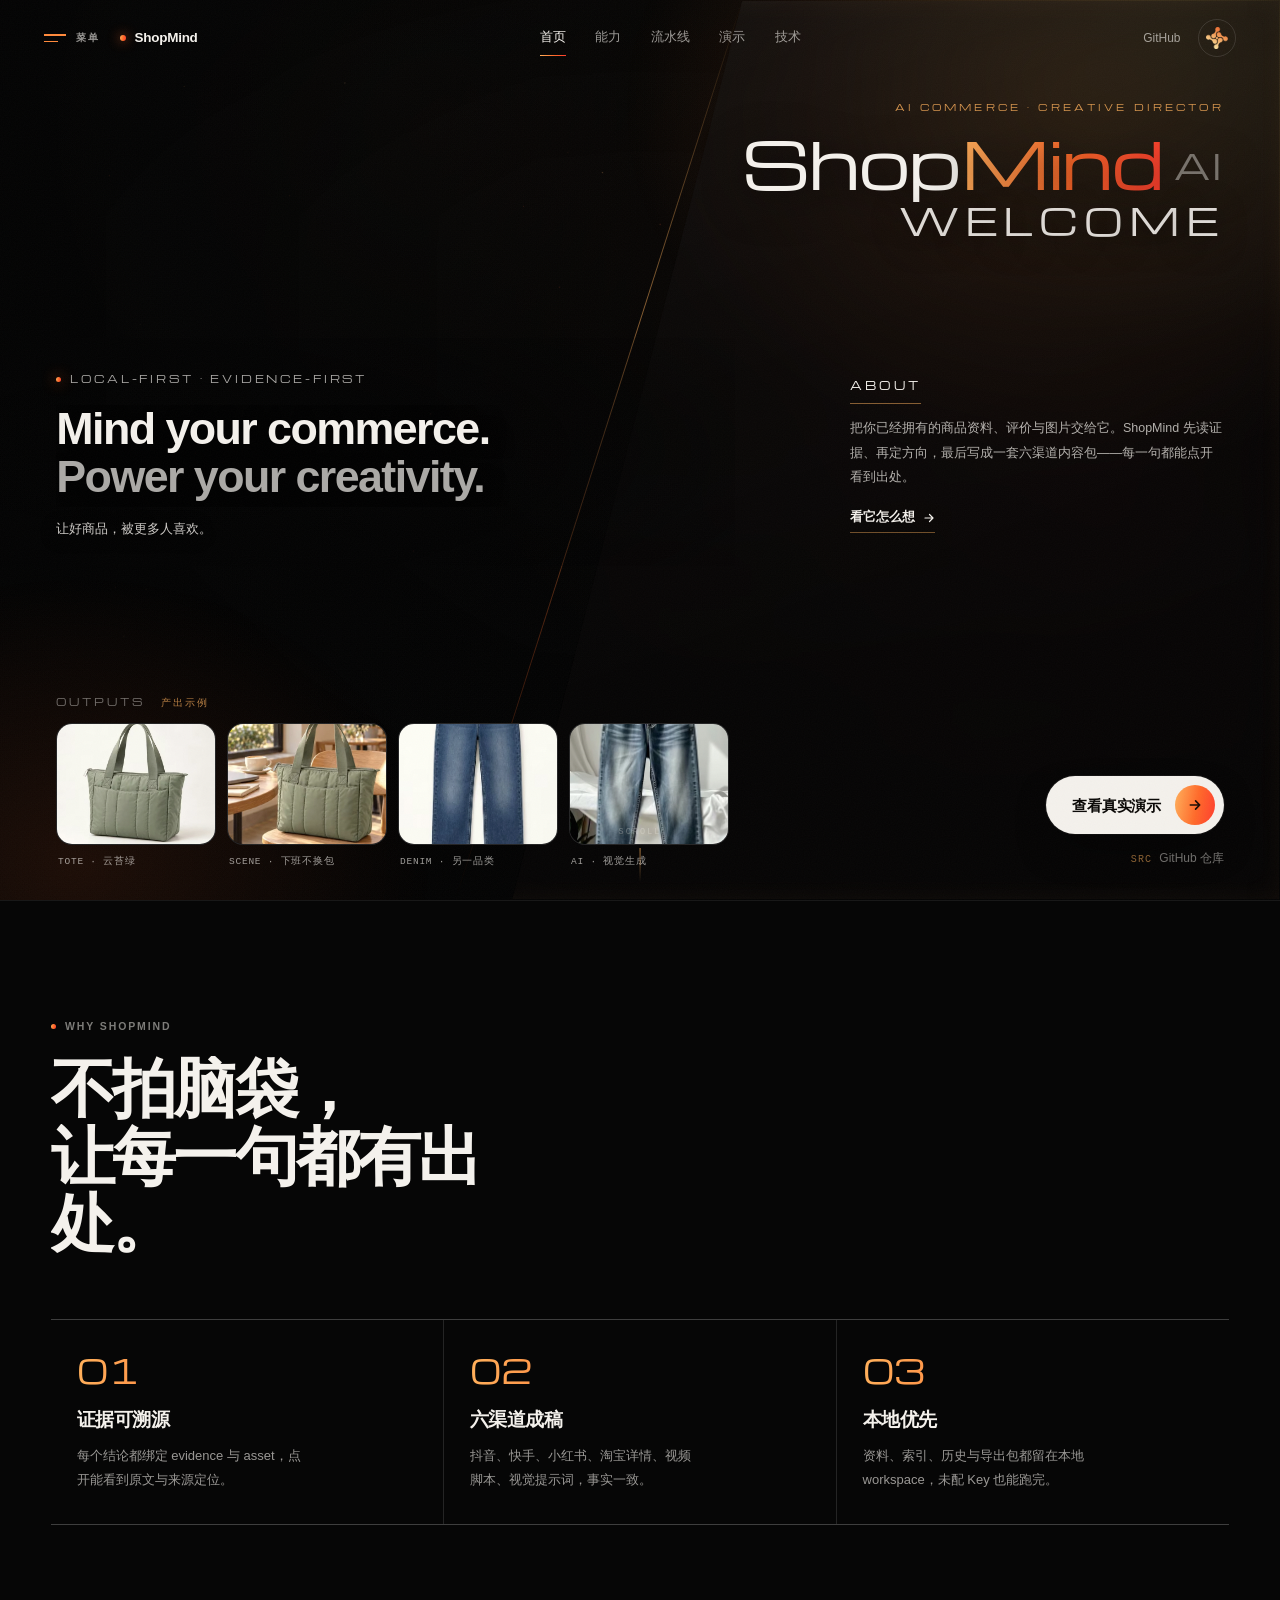
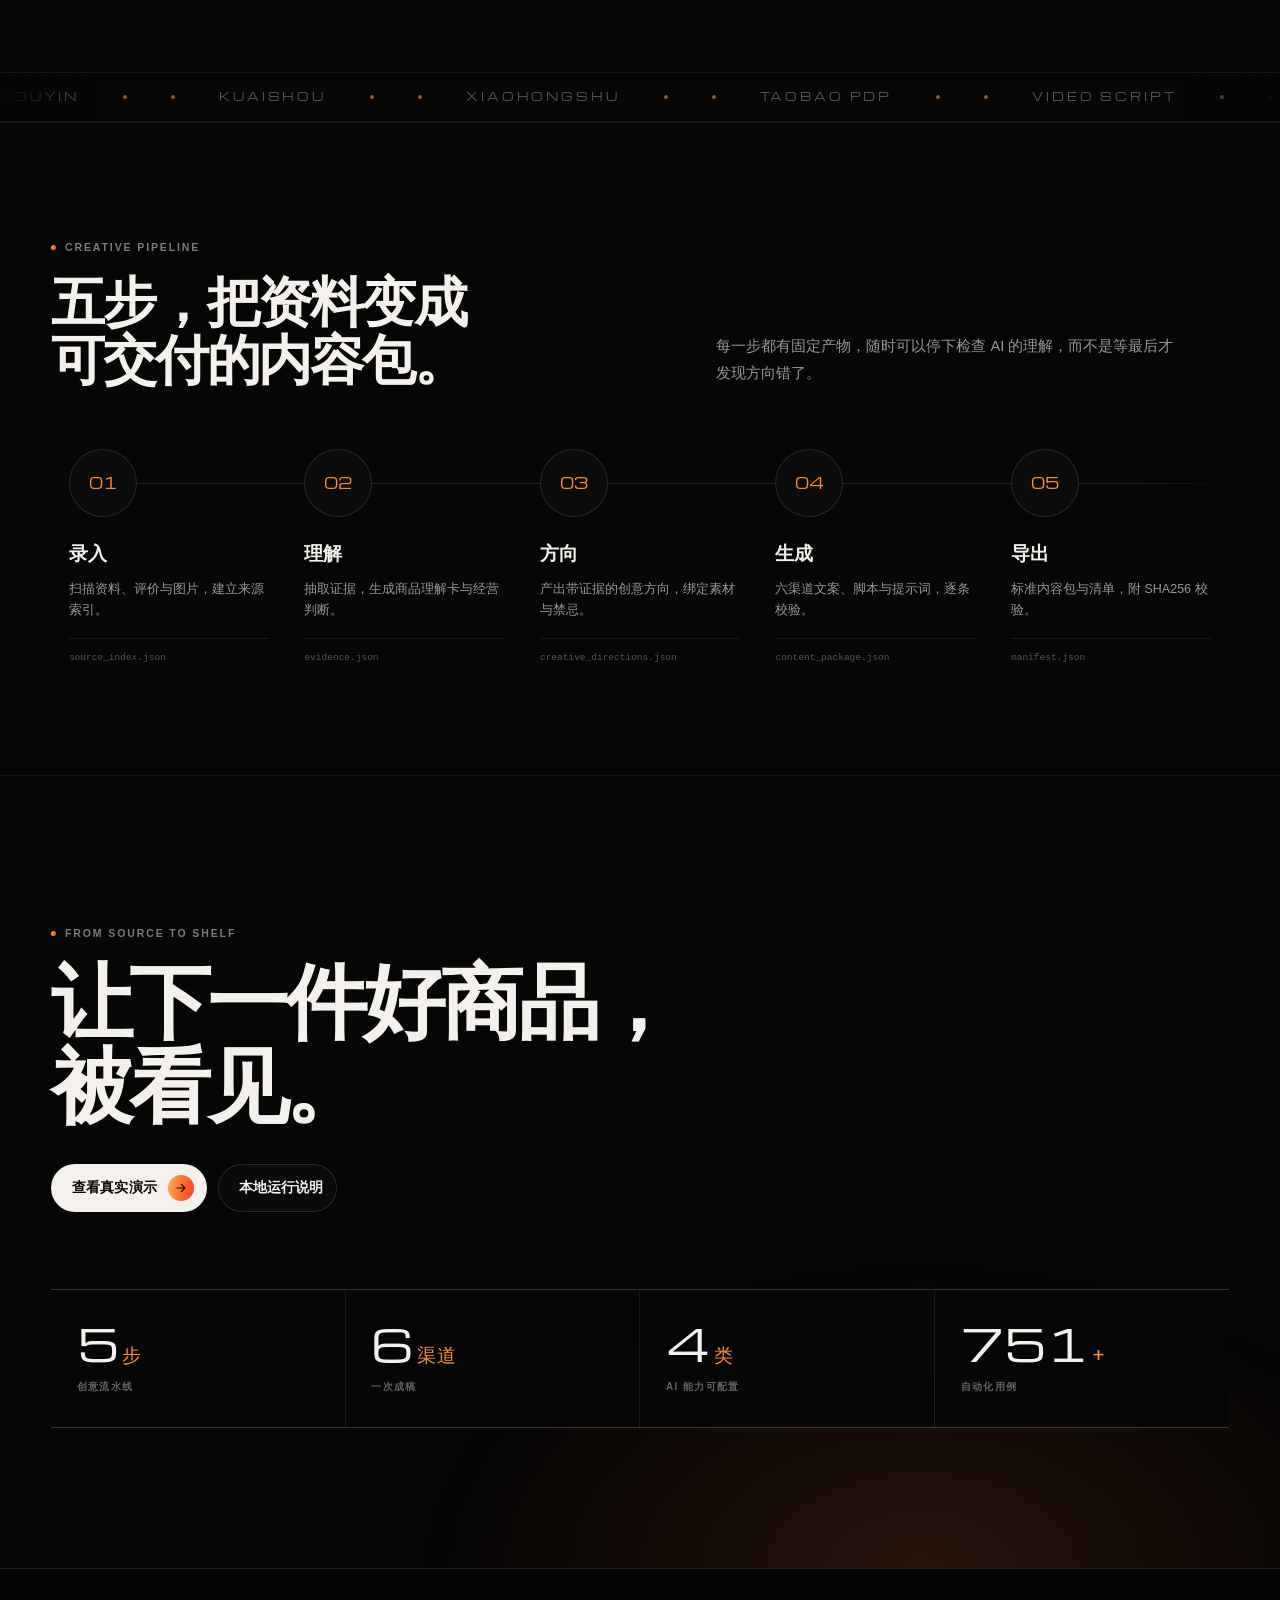
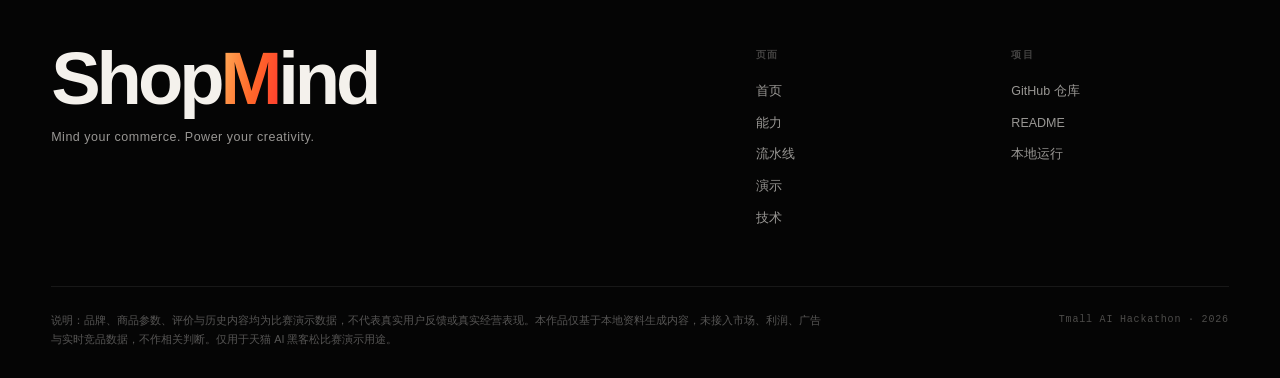
<file: docs/index.html>
<!DOCTYPE html>
<html lang="zh-CN"><head>
<meta charset="UTF-8">
<meta name="viewport" content="width=device-width, initial-scale=1.0">
<title>ShopMind · 本地优先的 AI 商品创意导演 | 天猫 AI 黑客松</title>
<meta name="description" content="ShopMind 把商品资料、评价与图片，变成可回溯、可审阅的六渠道创意内容包。本地优先、证据先行，一次走完录入到导出的五步流水线。">
<meta name="theme-color" content="#060606">
<meta name="view-transition" content="same-origin">
<link rel="icon" href="./assets/brand/favicon.svg" type="image/svg+xml">
<link rel="icon" href="./assets/brand/favicon-32.png" sizes="32x32" type="image/png">
<link rel="apple-touch-icon" href="./assets/brand/favicon-192.png">
<link rel="preload" href="./assets/fonts/michroma-latin.woff2" as="font" type="font/woff2" crossorigin>
<link rel="preload" href="./assets/hero-art.avif" as="image" type="image/avif" fetchpriority="high" media="(min-width:901px)">
<link rel="preload" href="./assets/hero-art-mobile.avif" as="image" type="image/avif" fetchpriority="high" media="(max-width:900px)">
<link rel="stylesheet" href="./assets/site.css">
</head>
<body class="reveal-ready">
<a class="skip-link" href="#main">跳到主要内容</a>

<div class="intro" id="intro" hidden="" aria-hidden="true">
  <div class="intro-mark" aria-hidden="true">
    <img src="./assets/brand/mark.png" width="76" height="76" alt="" aria-hidden="true">
  </div>
  <p class="intro-word">ShopMind</p>
  <button class="intro-skip" type="button" data-intro-skip>跳过</button>
</div>

<header class="site-header" data-header="">
  <div class="header-inner">
    <div class="header-left">
      <button class="menu-toggle" type="button" aria-expanded="false" aria-controls="site-menu" data-menu-toggle="">
        <span class="menu-bars" aria-hidden="true"><i></i><i></i></span>
        <span>菜单</span>
      </button>
      <a class="brand" href="index.html" aria-label="ShopMind 首页">
        <span class="brand-dot" aria-hidden="true"></span>
        <span>ShopMind</span>
      </a>
    </div>
    <nav class="desktop-nav" aria-label="主要导航">
      <a href="index.html" class="is-active" aria-current="page">首页</a>
      <a href="capabilities.html">能力</a>
      <a href="pipeline.html">流水线</a>
      <a href="demo.html">演示</a>
      <a href="tech.html">技术</a>
    </nav>
    <div class="header-right">
      <a class="header-gh" href="https://github.com/halou02/shopmind-demo" target="_blank" rel="noopener">GitHub</a>
      <a class="node-logo" href="index.html" aria-label="ShopMind 首页">
        <img src="./assets/brand/mark.png" width="22" height="22" alt="" aria-hidden="true" class="node-logo-img">
      </a>
    </div>
  </div>
</header>

<div class="menu-overlay" id="site-menu" hidden="">
  <div class="menu-inner">
    <div class="menu-top">
      <span class="menu-label">SHOPMIND / INDEX</span>
      <button class="menu-close" type="button" data-menu-close="" aria-label="关闭菜单">
        <span aria-hidden="true"></span><span aria-hidden="true"></span>
      </button>
    </div>
    <nav class="menu-nav" aria-label="全站导航">
      <a class="menu-link" href="index.html" aria-current="page"><span class="num">01</span>首页<small>Home</small></a>
      <a class="menu-link" href="capabilities.html"><span class="num">02</span>能力<small>Capabilities</small></a>
      <a class="menu-link" href="pipeline.html"><span class="num">03</span>流水线<small>Pipeline</small></a>
      <a class="menu-link" href="demo.html"><span class="num">04</span>演示<small>Live Demo</small></a>
      <a class="menu-link" href="tech.html"><span class="num">05</span>技术<small>Technology</small></a>
    </nav>
    <div class="menu-foot">
      <p>本地优先的 AI 商品创意导演。把你已经拥有的资料，变成一套可交付、可回溯的六渠道创意包。</p>
      <a class="btn btn-ghost btn-small" href="https://github.com/halou02/shopmind-demo" target="_blank" rel="noopener">
        GitHub 仓库
        <span class="arrow"><svg width="11" height="11" viewBox="0 0 12 12" fill="none" aria-hidden="true"><path d="M2 6h8M6.5 2.5 10 6l-3.5 3.5" stroke="currentColor" stroke-width="1.2" stroke-linecap="round" stroke-linejoin="round"></path></svg></span>
      </a>
    </div>
  </div>
</div>

<main id="main" class="page-main">

  <!-- HERO -->
  <section class="hero" id="hero">
    <div class="hero-stage">
      <picture class="hero-art">
        <source type="image/avif" media="(max-width:900px)" srcset="./assets/hero-art-mobile.avif">
        <source type="image/avif" srcset="./assets/hero-art.avif">
        <source type="image/webp" media="(max-width:900px)" srcset="./assets/hero-art-mobile.webp">
        <source type="image/webp" srcset="./assets/hero-art.webp">
        <source type="image/jpeg" media="(max-width:900px)" srcset="./assets/hero-art-mobile.jpg">
        <img class="hero-art-img" src="./assets/hero-art.jpg" width="1792" height="884" alt="机械手臂与文艺复兴壁画中的人伸手指尖相触，中间迸出一点暖色光，画面呈现在一台打开的笔记本电脑屏幕上" fetchpriority="high" decoding="async">
      </picture>
      <div class="hero-scrim" aria-hidden="true"></div>
      <canvas id="hero-canvas" class="hero-canvas" aria-hidden="true"></canvas>
      <div class="hero-bloom" aria-hidden="true"></div>
    </div>

    <div class="hero-glass-wrap" aria-hidden="true"><div class="hero-glass"></div></div>
    <div class="hero-glass-edge" aria-hidden="true"></div>
    <div class="hero-grain" aria-hidden="true"></div>

    <div class="hero-inner">

      <div class="hero-brand">
        <p class="hero-kicker" data-scramble="AI Commerce · Creative Director">AI Commerce <span class="sep">·</span> Creative Director</p>
        <h1 class="hero-wordmark" aria-label="ShopMind AI 商品创意导演">
          <span class="wm-line">Shop<span class="wm-m">Mind</span><span class="wm-ai">AI</span></span>
          <span class="hero-welcome" data-welcome>WELCOME</span>
        </h1>
      </div>

      <div class="hero-left">
        <p class="hero-eyebrow"><span class="dot"></span>Local-first · Evidence-first</p>
        <h2 class="hero-tagline" data-reveal="line">
          <span class="ln"><span>Mind your commerce.</span></span>
          <span class="ln"><span class="l2">Power your creativity.</span></span>
        </h2>
        <p class="hero-tagline-cn" data-reveal="">让好商品，被更多人喜欢。</p>
      </div>

      <aside class="hero-about" data-reveal="">
        <p class="about-label">About</p>
        <p class="about-body">把你已经拥有的商品资料、评价与图片交给它。ShopMind 先读证据、再定方向，最后写成一套六渠道内容包——每一句都能点开看到出处。</p>
        <a class="text-link" href="capabilities.html">看它怎么想
          <svg width="12" height="12" viewBox="0 0 12 12" fill="none" aria-hidden="true"><path d="M2 6h8M6.5 2.5 10 6l-3.5 3.5" stroke="currentColor" stroke-width="1.2" stroke-linecap="round" stroke-linejoin="round"></path></svg>
        </a>
      </aside>

      <div class="hero-photos" data-reveal="">
        <p class="strip-label">Outputs <em>产出示例</em></p>
        <div class="strip">
          <figure class="tilt">
            <span class="ph"><picture><source type="image/avif" srcset="./assets/product-bag.avif"><source type="image/webp" srcset="./assets/product-bag.webp"><img src="./assets/product-bag.jpg" alt="云苔绿通勤托特包商品主图" loading="lazy" width="600" height="600"></picture></span>
            <figcaption>Tote · 云苔绿</figcaption>
          </figure>
          <figure class="tilt">
            <span class="ph"><picture><source type="image/avif" srcset="./assets/product-bag-scene.avif"><source type="image/webp" srcset="./assets/product-bag-scene.webp"><img src="./assets/product-bag-scene.jpg" alt="咖啡馆里的云苔绿托特包场景图" loading="lazy" width="600" height="600"></picture></span>
            <figcaption>Scene · 下班不换包</figcaption>
          </figure>
          <figure class="tilt">
            <span class="ph"><picture><source type="image/avif" srcset="./assets/product-jeans.avif"><source type="image/webp" srcset="./assets/product-jeans.webp"><img src="./assets/product-jeans.jpg" alt="女装直筒牛仔裤商品图" loading="lazy" width="600" height="600"></picture></span>
            <figcaption>Denim · 另一品类</figcaption>
          </figure>
          <figure class="tilt">
            <span class="ph"><picture><source type="image/avif" srcset="./assets/ai-01.avif"><source type="image/webp" srcset="./assets/ai-01.webp"><img src="./assets/ai-01.jpg" alt="AI 生成的商品视觉配图" loading="lazy" width="600" height="600"></picture></span>
            <figcaption>AI · 视觉生成</figcaption>
          </figure>
        </div>
      </div>

      <div class="hero-action" data-reveal="">
        <a class="btn-hero" href="demo.html" data-magnetic>
          查看真实演示
          <span class="disc" aria-hidden="true"><svg width="14" height="14" viewBox="0 0 12 12" fill="none"><path d="M2 6h8M6.5 2.5 10 6l-3.5 3.5" stroke="currentColor" stroke-width="1.4" stroke-linecap="round" stroke-linejoin="round"></path></svg></span>
        </a>
        <a class="alt" href="https://github.com/halou02/shopmind-demo" target="_blank" rel="noopener"><b>SRC</b>GitHub 仓库</a>
      </div>

    </div>

    <div class="hero-cue" aria-hidden="true"><span>Scroll</span><i></i></div>
  </section>

  <!-- 1. STATEMENT -->
  <section class="section">
    <div class="container">
      <p class="eyebrow" data-reveal=""><span class="dot"></span>Why ShopMind</p>
      <h2 class="statement" data-reveal="line">
        <span class="ln"><span>不拍脑袋，</span></span>
        <span class="ln"><span>让每一句都有出处。</span></span>
      </h2>
      <div class="proof-row">
        <div class="proof spot" data-reveal="">
          <b class="pn">01</b>
          <h3>证据可溯源</h3>
          <p>每个结论都绑定 evidence 与 asset，点开能看到原文与来源定位。</p>
        </div>
        <div class="proof spot" data-reveal="">
          <b class="pn">02</b>
          <h3>六渠道成稿</h3>
          <p>抖音、快手、小红书、淘宝详情、视频脚本、视觉提示词，事实一致。</p>
        </div>
        <div class="proof spot" data-reveal="">
          <b class="pn">03</b>
          <h3>本地优先</h3>
          <p>资料、索引、历史与导出包都留在本地 workspace，未配 Key 也能跑完。</p>
        </div>
      </div>
    </div>
  </section>

  <div class="marquee" aria-hidden="true">
    <div class="marquee-track">
      <span>Douyin<span></span></span><span>Kuaishou<span></span></span><span>Xiaohongshu<span></span></span><span>Taobao PDP<span></span></span><span>Video Script<span></span></span><span>Visual Prompt<span></span></span><span>六渠道一次成稿<span></span></span><span>Evidence First<span></span></span>
      <span>Douyin<span></span></span><span>Kuaishou<span></span></span><span>Xiaohongshu<span></span></span><span>Taobao PDP<span></span></span><span>Video Script<span></span></span><span>Visual Prompt<span></span></span><span>六渠道一次成稿<span></span></span><span>Evidence First<span></span></span>
    </div>
  </div>

  <!-- 2. FIVE STEPS -->
  <section class="section">
    <div class="container">
      <div class="section-head" data-reveal="">
        <div>
          <p class="eyebrow"><span class="dot"></span>Creative Pipeline</p>
          <h2>五步，把资料变成<br>可交付的内容包。</h2>
        </div>
        <p class="lead">每一步都有固定产物，随时可以停下检查 AI 的理解，而不是等最后才发现方向错了。</p>
      </div>

      <ol class="step-rail" data-reveal="">
        <li><a class="step-node" href="pipeline.html#step-1"><span class="sn">01</span><h3>录入</h3><p>扫描资料、评价与图片，建立来源索引。</p><code>source_index.json</code></a></li>
        <li><a class="step-node" href="pipeline.html#step-2"><span class="sn">02</span><h3>理解</h3><p>抽取证据，生成商品理解卡与经营判断。</p><code>evidence.json</code></a></li>
        <li><a class="step-node" href="pipeline.html#step-3"><span class="sn">03</span><h3>方向</h3><p>产出带证据的创意方向，绑定素材与禁忌。</p><code>creative_directions.json</code></a></li>
        <li><a class="step-node" href="pipeline.html#step-4"><span class="sn">04</span><h3>生成</h3><p>六渠道文案、脚本与提示词，逐条校验。</p><code>content_package.json</code></a></li>
        <li><a class="step-node" href="pipeline.html#step-5"><span class="sn">05</span><h3>导出</h3><p>标准内容包与清单，附 SHA256 校验。</p><code>manifest.json</code></a></li>
      </ol>
    </div>
  </section>

  <!-- 3. CTA -->
  <section class="final-cta">
    <div class="container">
      <p class="eyebrow" data-reveal=""><span class="dot"></span>From source to shelf</p>
      <h2 data-reveal="">让下一件好商品，<br>被看见。</h2>
      <div class="cta-actions" data-reveal="">
        <a class="btn btn-light" href="demo.html">
          查看真实演示
          <span class="arrow"><svg width="12" height="12" viewBox="0 0 12 12" fill="none" aria-hidden="true"><path d="M2 6h8M6.5 2.5 10 6l-3.5 3.5" stroke="currentColor" stroke-width="1.2" stroke-linecap="round" stroke-linejoin="round"></path></svg></span>
        </a>
        <a class="btn btn-ghost" href="tech.html#run">本地运行说明</a>
      </div>
      <div class="stat-strip" data-reveal="">
        <div><b><span data-count="5">5</span><em>步</em></b><span>创意流水线</span></div>
        <div><b><span data-count="6">6</span><em>渠道</em></b><span>一次成稿</span></div>
        <div><b><span data-count="4">4</span><em>类</em></b><span>AI 能力可配置</span></div>
        <div><b><span data-count="800">800</span><em>+</em></b><span>自动化用例</span></div>
      </div>
    </div>
  </section>

</main>

<footer class="site-footer">
  <div class="container">
    <div class="footer-top">
      <div>
        <p class="footer-word">Shop<span class="wm-m">M</span>ind</p>
        <p class="footer-line">Mind your commerce. Power your creativity.</p>
      </div>
      <div class="footer-cols">
        <div>
          <p class="footer-label">页面</p>
          <a href="index.html">首页</a>
          <a href="capabilities.html">能力</a>
          <a href="pipeline.html">流水线</a>
          <a href="demo.html">演示</a>
          <a href="tech.html">技术</a>
        </div>
        <div>
          <p class="footer-label">项目</p>
          <a href="https://github.com/halou02/shopmind-demo" target="_blank" rel="noopener">GitHub 仓库</a>
          <a href="https://github.com/halou02/shopmind-demo#readme" target="_blank" rel="noopener">README</a>
          <a href="tech.html#run">本地运行</a>
        </div>
      </div>
    </div>
    <div class="footer-bottom">
      <p class="disclaimer">说明：品牌、商品参数、评价与历史内容均为比赛演示数据，不代表真实用户反馈或真实经营表现。本作品仅基于本地资料生成内容，未接入市场、利润、广告与实时竞品数据，不作相关判断。仅用于天猫 AI 黑客松比赛演示用途。</p>
      <p class="copyright">Tmall AI Hackathon · 2026</p>
    </div>
  </div>
</footer>

<script src="./assets/site.js" defer=""></script>
<script src="./assets/hero-art.js" defer=""></script>


</body></html>
</file>
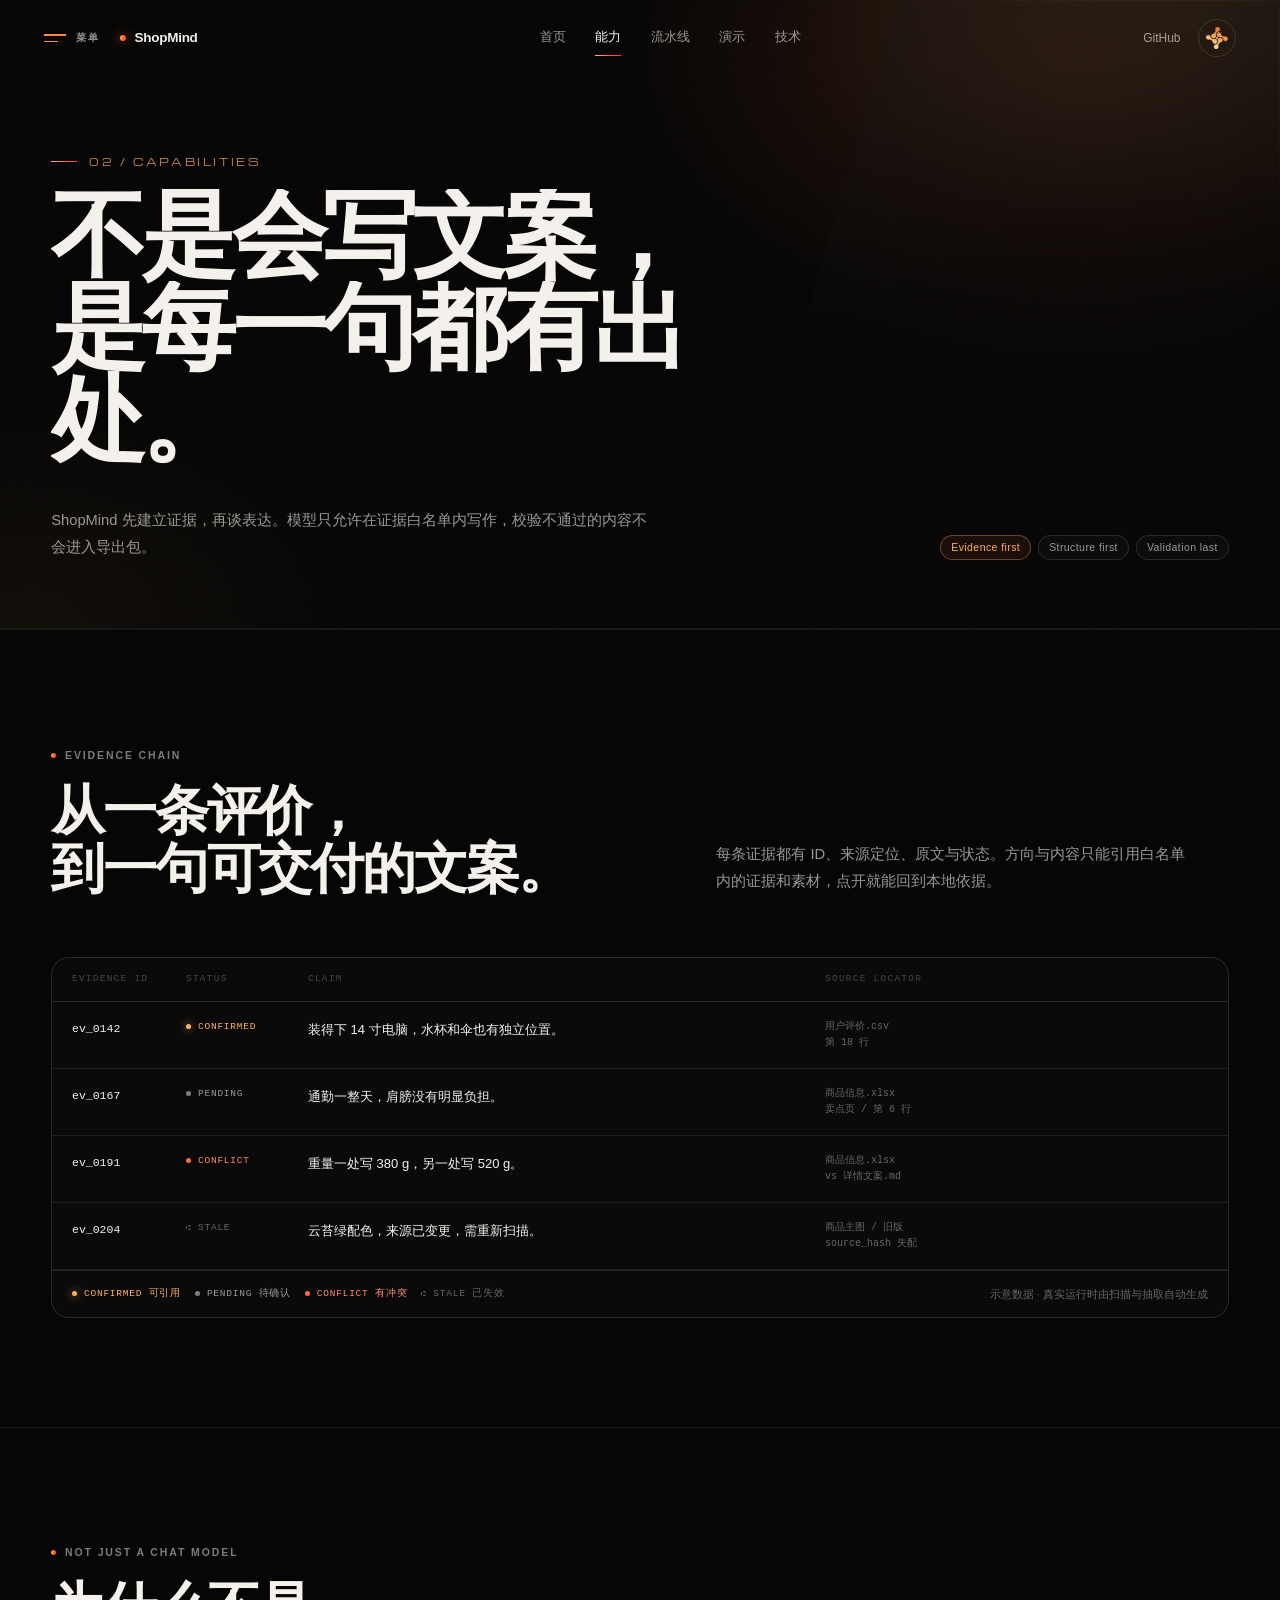
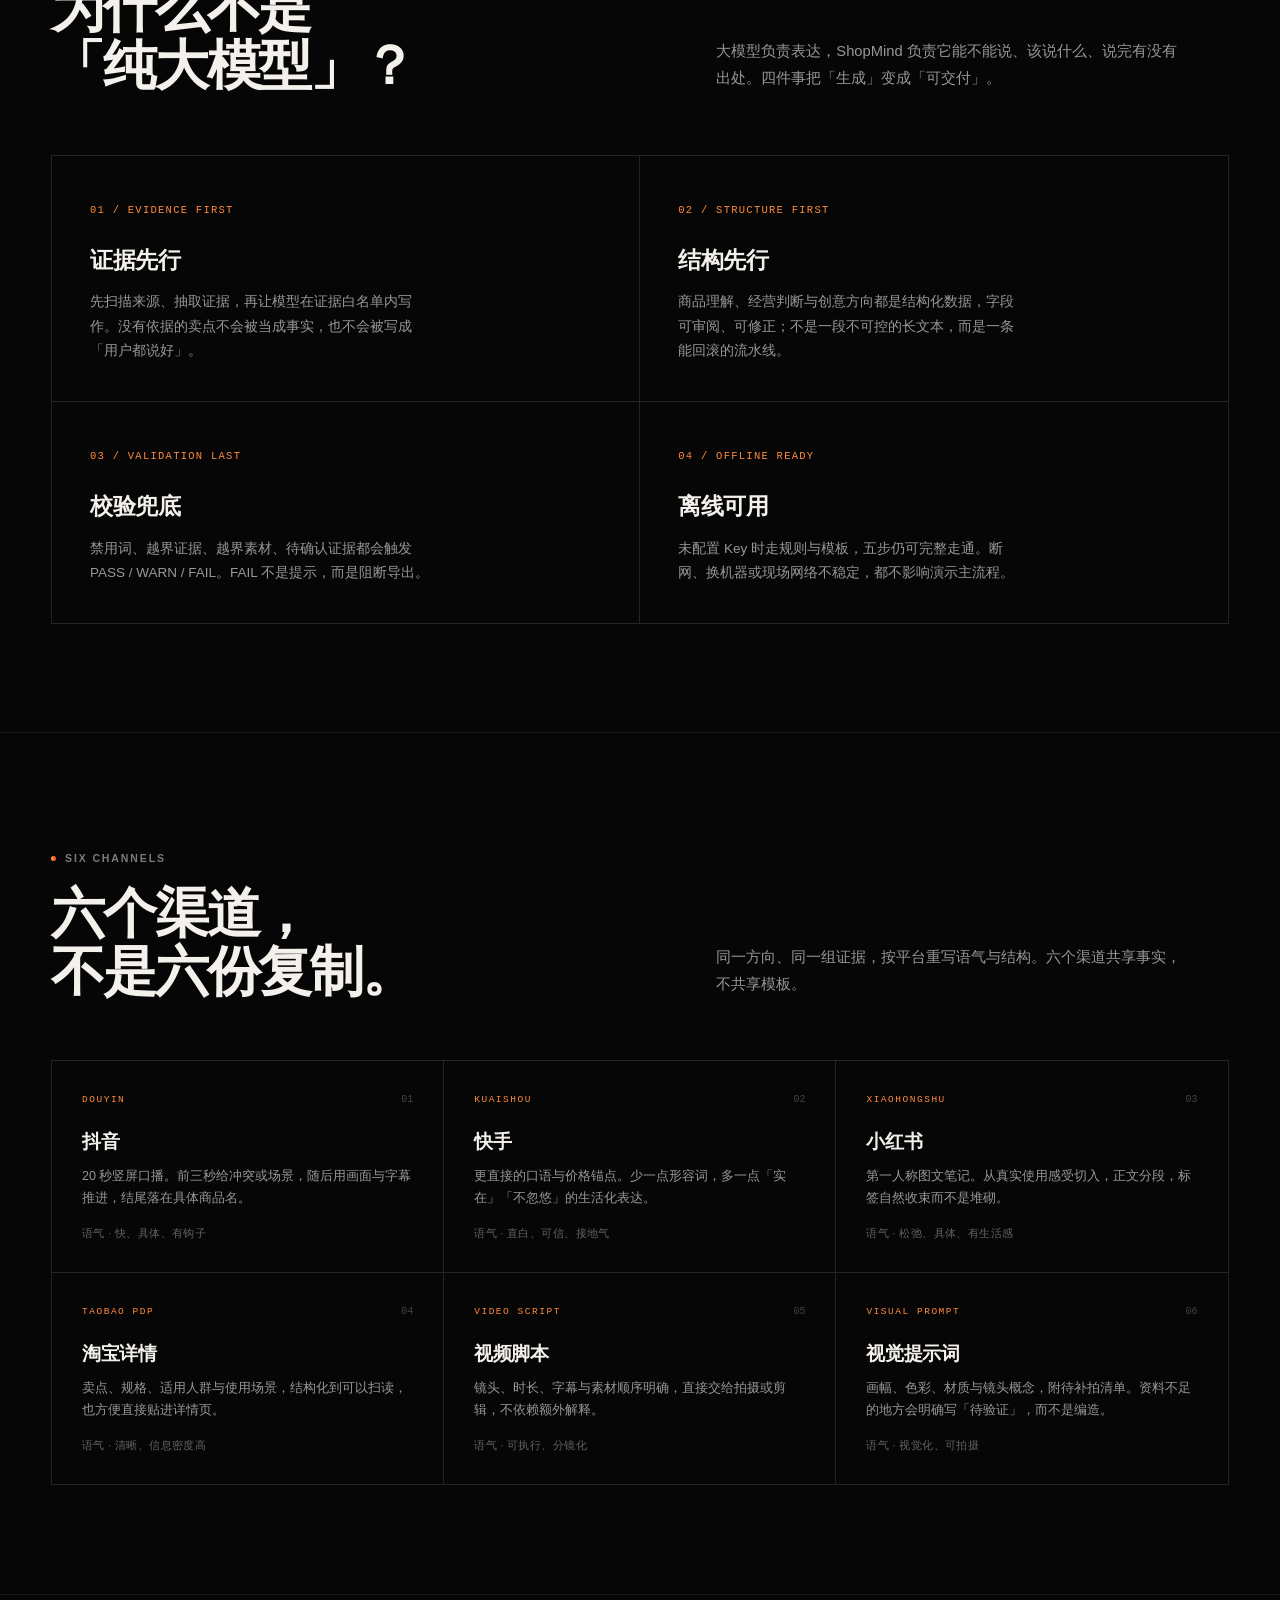
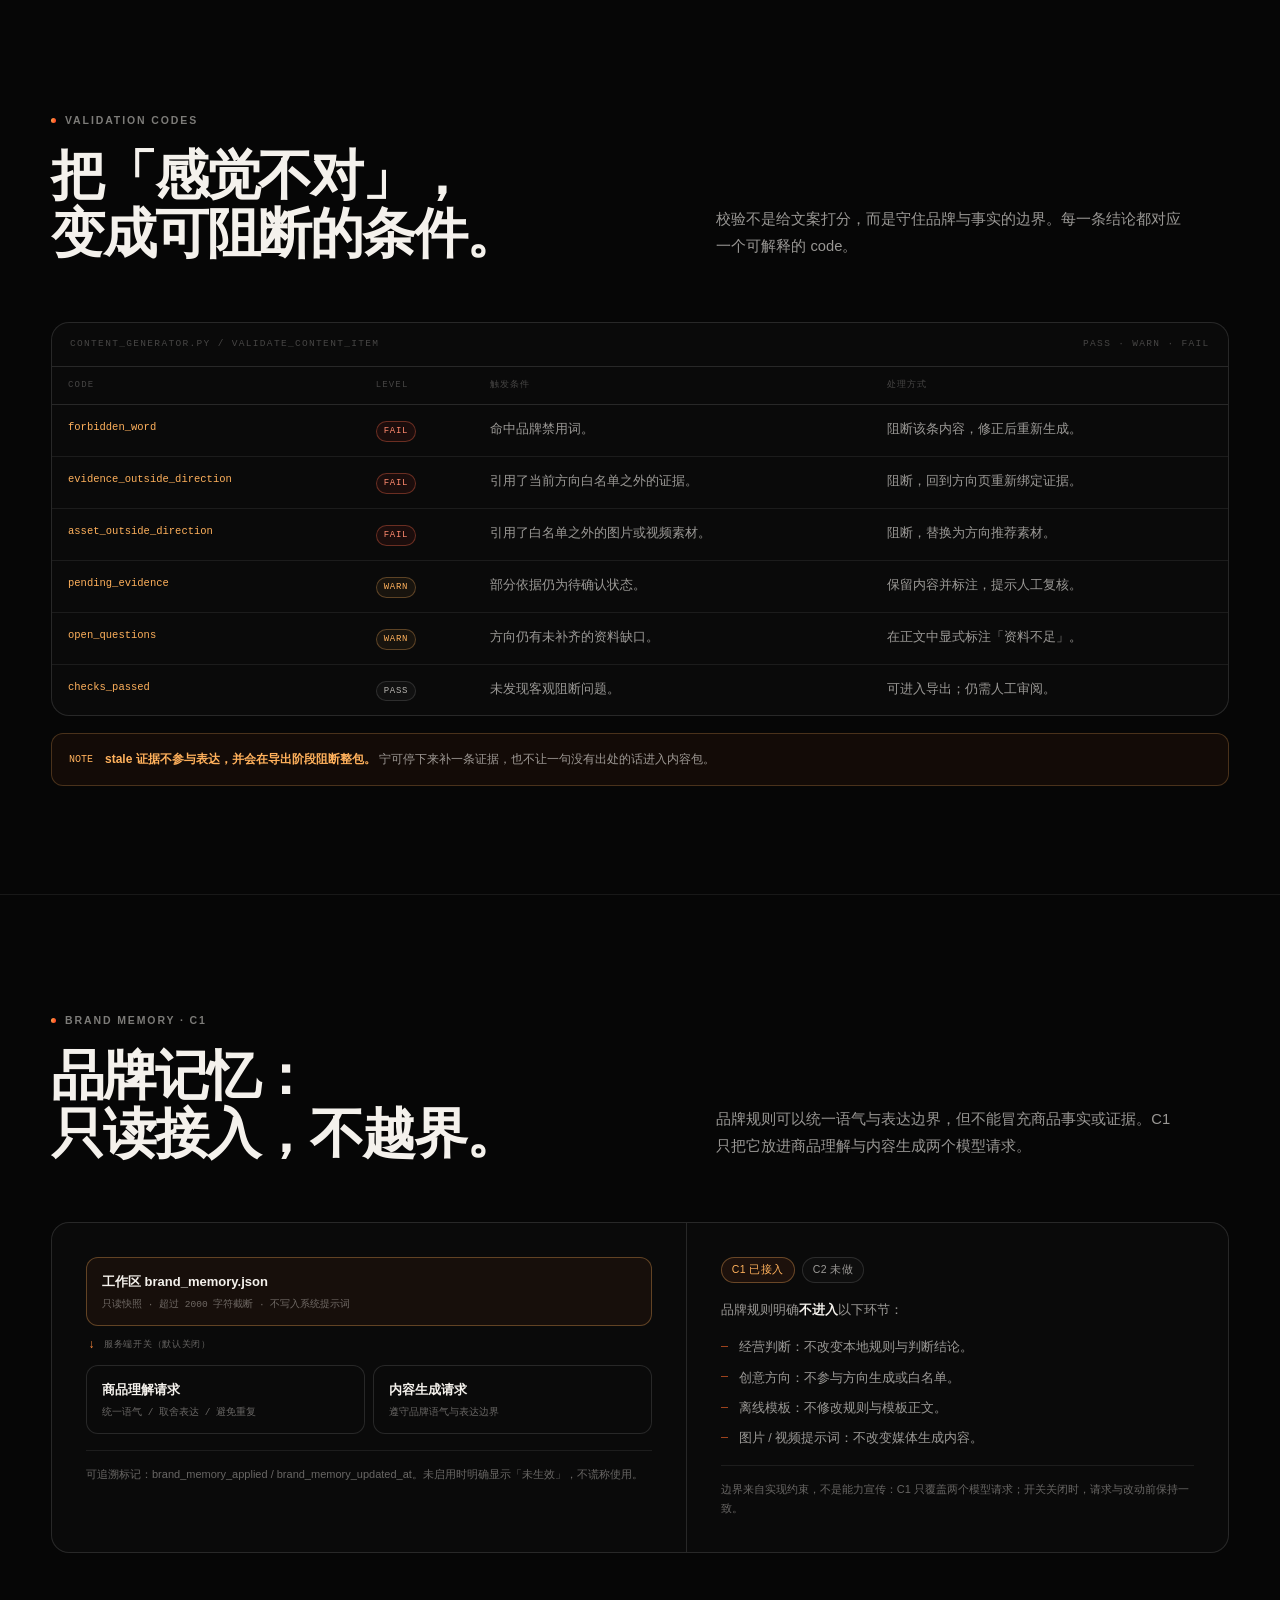
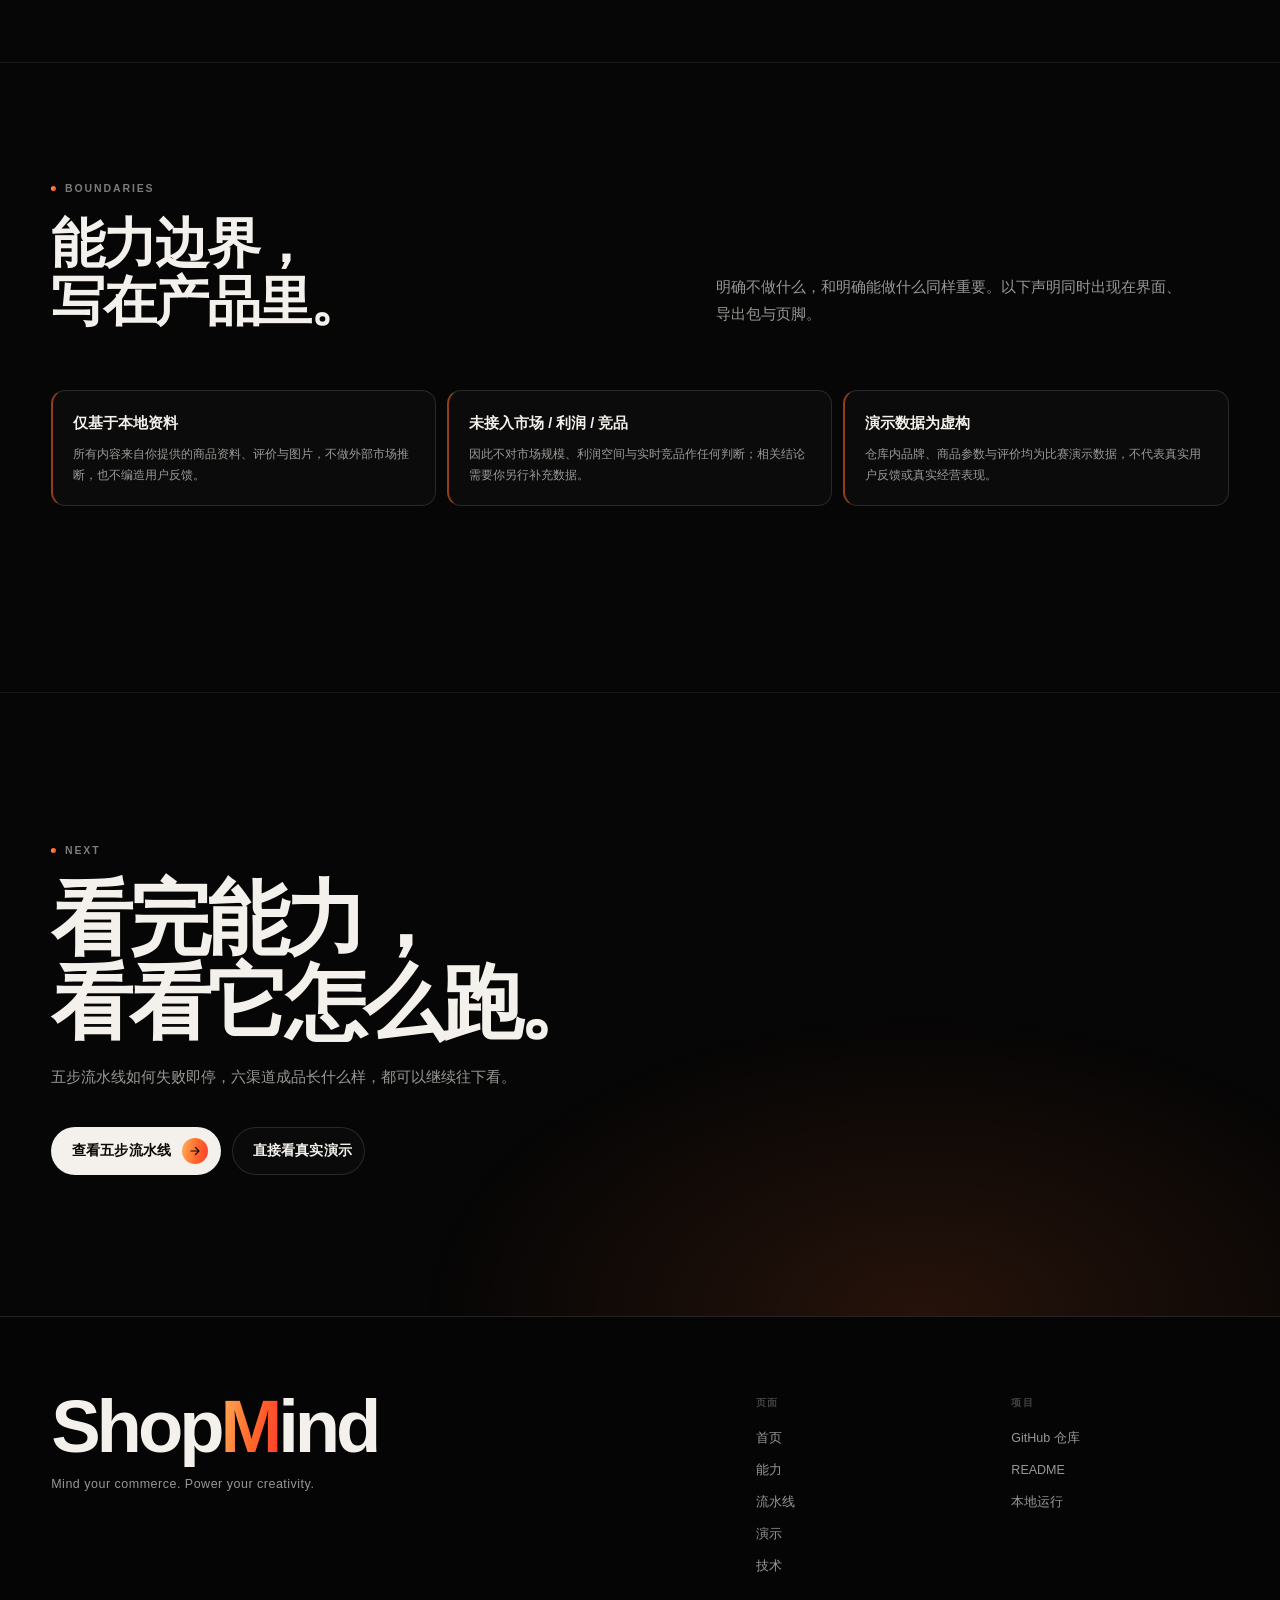
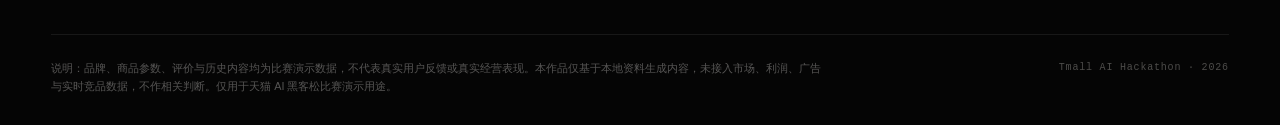
<file: docs/capabilities.html>
<!DOCTYPE html>
<html lang="zh-CN">
<head>
<meta charset="UTF-8">
<meta name="viewport" content="width=device-width, initial-scale=1.0">
<title>能力 · ShopMind | 证据链、六渠道与内容校验</title>
<meta name="description" content="ShopMind 的能力不是「会写文案」，而是证据先行、结构先行、校验兜底：证据状态、六渠道输出、校验码、品牌记忆 C1 边界与合规声明。">
<meta name="theme-color" content="#060606">
<meta name="view-transition" content="same-origin">
<link rel="icon" href="./assets/brand/favicon.svg" type="image/svg+xml">
<link rel="icon" href="./assets/brand/favicon-32.png" sizes="32x32" type="image/png">
<link rel="apple-touch-icon" href="./assets/brand/favicon-192.png">
<link rel="preload" href="./assets/fonts/michroma-latin.woff2" as="font" type="font/woff2" crossorigin>
<link rel="stylesheet" href="./assets/site.css">
</head>
<body>
<a class="skip-link" href="#main">跳到主要内容</a>

<header class="site-header" data-header>
  <div class="header-inner">
    <div class="header-left">
      <button class="menu-toggle" type="button" aria-expanded="false" aria-controls="site-menu" data-menu-toggle>
        <span class="menu-bars" aria-hidden="true"><i></i><i></i></span>
        <span>菜单</span>
      </button>
      <a class="brand" href="index.html" aria-label="ShopMind 首页">
        <span class="brand-dot" aria-hidden="true"></span>
        <span>ShopMind</span>
      </a>
    </div>
    <nav class="desktop-nav" aria-label="主要导航">
      <a href="index.html">首页</a>
      <a href="capabilities.html" class="is-active" aria-current="page">能力</a>
      <a href="pipeline.html">流水线</a>
      <a href="demo.html">演示</a>
      <a href="tech.html">技术</a>
    </nav>
    <div class="header-right">
      <a class="header-gh" href="https://github.com/halou02/shopmind-demo" target="_blank" rel="noopener">GitHub</a>
      <a class="node-logo" href="index.html" aria-label="ShopMind 首页">
        <img src="./assets/brand/mark.png" width="22" height="22" alt="" aria-hidden="true" class="node-logo-img">
      </a>
    </div>
  </div>
</header>

<div class="menu-overlay" id="site-menu" hidden>
  <div class="menu-inner">
    <div class="menu-top">
      <span class="menu-label">SHOPMIND / INDEX</span>
      <button class="menu-close" type="button" data-menu-close aria-label="关闭菜单">
        <span aria-hidden="true"></span><span aria-hidden="true"></span>
      </button>
    </div>
    <nav class="menu-nav" aria-label="全站导航">
      <a class="menu-link" href="index.html"><span class="num">01</span>首页<small>Home</small></a>
      <a class="menu-link" href="capabilities.html" aria-current="page"><span class="num">02</span>能力<small>Capabilities</small></a>
      <a class="menu-link" href="pipeline.html"><span class="num">03</span>流水线<small>Pipeline</small></a>
      <a class="menu-link" href="demo.html"><span class="num">04</span>演示<small>Live Demo</small></a>
      <a class="menu-link" href="tech.html"><span class="num">05</span>技术<small>Technology</small></a>
    </nav>
    <div class="menu-foot">
      <p>本地优先的 AI 商品创意导演。把你已经拥有的资料，变成一套可交付、可回溯的六渠道创意包。</p>
      <a class="btn btn-ghost btn-small" href="https://github.com/halou02/shopmind-demo" target="_blank" rel="noopener">
        GitHub 仓库
        <span class="arrow"><svg width="11" height="11" viewBox="0 0 12 12" fill="none" aria-hidden="true"><path d="M2 6h8M6.5 2.5 10 6l-3.5 3.5" stroke="currentColor" stroke-width="1.2" stroke-linecap="round" stroke-linejoin="round"/></svg></span>
      </a>
    </div>
  </div>
</div>

<main id="main" class="page-main">

  <section class="page-hero">
    <div class="pw-glass" aria-hidden="true"><i></i></div>
    <div class="pw-grain" aria-hidden="true"></div>
    
    <div class="container">
      <div class="page-index"><i aria-hidden="true"></i>02 / CAPABILITIES</div>
      <h1 data-reveal="line"><span class="ln"><span>不是会写文案，</span></span><span class="ln"><span>是每一句都有出处。</span></span></h1>
      <div class="page-hero-foot">
        <p class="lead">ShopMind 先建立证据，再谈表达。模型只允许在证据白名单内写作，校验不通过的内容不会进入导出包。</p>
        <div class="page-meta">
          <span class="chip chip-accent">Evidence first</span>
          <span class="chip">Structure first</span>
          <span class="chip">Validation last</span>
        </div>
      </div>
    </div>
  </section>

  <!-- EVIDENCE -->
  <section class="section">
    <div class="container">
      <div class="section-head" data-reveal>
        <div>
          <p class="eyebrow"><span class="dot"></span>Evidence Chain</p>
          <h2>从一条评价，<br>到一句可交付的文案。</h2>
        </div>
        <p class="lead">每条证据都有 ID、来源定位、原文与状态。方向与内容只能引用白名单内的证据和素材，点开就能回到本地依据。</p>
      </div>

      <div class="evidence-board" data-reveal>
        <div class="evidence-head">
          <span>Evidence ID</span>
          <span>Status</span>
          <span>Claim</span>
          <span>Source locator</span>
        </div>
        <div class="evidence-row">
          <span class="ev-id">ev_0142</span>
          <span class="status confirmed"><i aria-hidden="true"></i>confirmed</span>
          <span class="ev-claim">装得下 14 寸电脑，水杯和伞也有独立位置。</span>
          <span class="ev-loc">用户评价.csv<br>第 18 行</span>
        </div>
        <div class="evidence-row">
          <span class="ev-id">ev_0167</span>
          <span class="status pending"><i aria-hidden="true"></i>pending</span>
          <span class="ev-claim">通勤一整天，肩膀没有明显负担。</span>
          <span class="ev-loc">商品信息.xlsx<br>卖点页 / 第 6 行</span>
        </div>
        <div class="evidence-row">
          <span class="ev-id">ev_0191</span>
          <span class="status conflict"><i aria-hidden="true"></i>conflict</span>
          <span class="ev-claim">重量一处写 380 g，另一处写 520 g。</span>
          <span class="ev-loc">商品信息.xlsx<br>vs 详情文案.md</span>
        </div>
        <div class="evidence-row">
          <span class="ev-id">ev_0204</span>
          <span class="status stale"><i aria-hidden="true"></i>stale</span>
          <span class="ev-claim">云苔绿配色，来源已变更，需重新扫描。</span>
          <span class="ev-loc">商品主图 / 旧版<br>source_hash 失配</span>
        </div>
        <div class="evidence-foot">
          <div class="legend">
            <span class="status confirmed"><i aria-hidden="true"></i>confirmed 可引用</span>
            <span class="status pending"><i aria-hidden="true"></i>pending 待确认</span>
            <span class="status conflict"><i aria-hidden="true"></i>conflict 有冲突</span>
            <span class="status stale"><i aria-hidden="true"></i>stale 已失效</span>
          </div>
          <span>示意数据 · 真实运行时由扫描与抽取自动生成</span>
        </div>
      </div>
    </div>
  </section>

  <!-- WHY NOT PURE LLM -->
  <section class="section">
    <div class="container">
      <div class="section-head" data-reveal>
        <div>
          <p class="eyebrow"><span class="dot"></span>Not Just a Chat Model</p>
          <h2>为什么不是<br>「纯大模型」？</h2>
        </div>
        <p class="lead">大模型负责表达，ShopMind 负责它能不能说、该说什么、说完有没有出处。四件事把「生成」变成「可交付」。</p>
      </div>

      <div class="principle-grid" data-reveal>
        <div class="principle">
          <span class="p-num">01 / EVIDENCE FIRST</span>
          <h3>证据先行</h3>
          <p>先扫描来源、抽取证据，再让模型在证据白名单内写作。没有依据的卖点不会被当成事实，也不会被写成「用户都说好」。</p>
        </div>
        <div class="principle">
          <span class="p-num">02 / STRUCTURE FIRST</span>
          <h3>结构先行</h3>
          <p>商品理解、经营判断与创意方向都是结构化数据，字段可审阅、可修正；不是一段不可控的长文本，而是一条能回滚的流水线。</p>
        </div>
        <div class="principle">
          <span class="p-num">03 / VALIDATION LAST</span>
          <h3>校验兜底</h3>
          <p>禁用词、越界证据、越界素材、待确认证据都会触发 PASS / WARN / FAIL。FAIL 不是提示，而是阻断导出。</p>
        </div>
        <div class="principle">
          <span class="p-num">04 / OFFLINE READY</span>
          <h3>离线可用</h3>
          <p>未配置 Key 时走规则与模板，五步仍可完整走通。断网、换机器或现场网络不稳定，都不影响演示主流程。</p>
        </div>
      </div>
    </div>
  </section>

  <!-- SIX CHANNELS -->
  <section class="section">
    <div class="container">
      <div class="section-head" data-reveal>
        <div>
          <p class="eyebrow"><span class="dot"></span>Six Channels</p>
          <h2>六个渠道，<br>不是六份复制。</h2>
        </div>
        <p class="lead">同一方向、同一组证据，按平台重写语气与结构。六个渠道共享事实，不共享模板。</p>
      </div>

      <div class="channel-grid" data-reveal>
        <div class="channel-cell">
          <div class="ch-top"><span class="ch-en">Douyin</span><span class="ch-num">01</span></div>
          <h3>抖音</h3>
          <p>20 秒竖屏口播。前三秒给冲突或场景，随后用画面与字幕推进，结尾落在具体商品名。</p>
          <div class="ch-out">语气 · 快、具体、有钩子</div>
        </div>
        <div class="channel-cell">
          <div class="ch-top"><span class="ch-en">Kuaishou</span><span class="ch-num">02</span></div>
          <h3>快手</h3>
          <p>更直接的口语与价格锚点。少一点形容词，多一点「实在」「不忽悠」的生活化表达。</p>
          <div class="ch-out">语气 · 直白、可信、接地气</div>
        </div>
        <div class="channel-cell">
          <div class="ch-top"><span class="ch-en">Xiaohongshu</span><span class="ch-num">03</span></div>
          <h3>小红书</h3>
          <p>第一人称图文笔记。从真实使用感受切入，正文分段，标签自然收束而不是堆砌。</p>
          <div class="ch-out">语气 · 松弛、具体、有生活感</div>
        </div>
        <div class="channel-cell">
          <div class="ch-top"><span class="ch-en">Taobao PDP</span><span class="ch-num">04</span></div>
          <h3>淘宝详情</h3>
          <p>卖点、规格、适用人群与使用场景，结构化到可以扫读，也方便直接贴进详情页。</p>
          <div class="ch-out">语气 · 清晰、信息密度高</div>
        </div>
        <div class="channel-cell">
          <div class="ch-top"><span class="ch-en">Video Script</span><span class="ch-num">05</span></div>
          <h3>视频脚本</h3>
          <p>镜头、时长、字幕与素材顺序明确，直接交给拍摄或剪辑，不依赖额外解释。</p>
          <div class="ch-out">语气 · 可执行、分镜化</div>
        </div>
        <div class="channel-cell">
          <div class="ch-top"><span class="ch-en">Visual Prompt</span><span class="ch-num">06</span></div>
          <h3>视觉提示词</h3>
          <p>画幅、色彩、材质与镜头概念，附待补拍清单。资料不足的地方会明确写「待验证」，而不是编造。</p>
          <div class="ch-out">语气 · 视觉化、可拍摄</div>
        </div>
      </div>
    </div>
  </section>

  <!-- VALIDATION -->
  <section class="section">
    <div class="container">
      <div class="section-head" data-reveal>
        <div>
          <p class="eyebrow"><span class="dot"></span>Validation Codes</p>
          <h2>把「感觉不对」，<br>变成可阻断的条件。</h2>
        </div>
        <p class="lead">校验不是给文案打分，而是守住品牌与事实的边界。每一条结论都对应一个可解释的 code。</p>
      </div>

      <div class="code-wrap" data-reveal>
        <div class="code-head">
          <span>content_generator.py / validate_content_item</span>
          <span>PASS · WARN · FAIL</span>
        </div>
        <table class="code-table">
          <thead>
            <tr>
              <th>Code</th>
              <th>Level</th>
              <th>触发条件</th>
              <th>处理方式</th>
            </tr>
          </thead>
          <tbody>
            <tr>
              <td><code>forbidden_word</code></td>
              <td><span class="level fail">FAIL</span></td>
              <td>命中品牌禁用词。</td>
              <td>阻断该条内容，修正后重新生成。</td>
            </tr>
            <tr>
              <td><code>evidence_outside_direction</code></td>
              <td><span class="level fail">FAIL</span></td>
              <td>引用了当前方向白名单之外的证据。</td>
              <td>阻断，回到方向页重新绑定证据。</td>
            </tr>
            <tr>
              <td><code>asset_outside_direction</code></td>
              <td><span class="level fail">FAIL</span></td>
              <td>引用了白名单之外的图片或视频素材。</td>
              <td>阻断，替换为方向推荐素材。</td>
            </tr>
            <tr>
              <td><code>pending_evidence</code></td>
              <td><span class="level warn">WARN</span></td>
              <td>部分依据仍为待确认状态。</td>
              <td>保留内容并标注，提示人工复核。</td>
            </tr>
            <tr>
              <td><code>open_questions</code></td>
              <td><span class="level warn">WARN</span></td>
              <td>方向仍有未补齐的资料缺口。</td>
              <td>在正文中显式标注「资料不足」。</td>
            </tr>
            <tr>
              <td><code>checks_passed</code></td>
              <td><span class="level pass">PASS</span></td>
              <td>未发现客观阻断问题。</td>
              <td>可进入导出；仍需人工审阅。</td>
            </tr>
          </tbody>
        </table>
      </div>

      <div class="callout mt-16" data-reveal>
        <span class="co-mark">NOTE</span>
        <span><b>stale 证据不参与表达，并会在导出阶段阻断整包。</b> 宁可停下来补一条证据，也不让一句没有出处的话进入内容包。</span>
      </div>
    </div>
  </section>

  <!-- BRAND MEMORY -->
  <section class="section">
    <div class="container">
      <div class="section-head" data-reveal>
        <div>
          <p class="eyebrow"><span class="dot"></span>Brand Memory · C1</p>
          <h2>品牌记忆：<br>只读接入，不越界。</h2>
        </div>
        <p class="lead">品牌规则可以统一语气与表达边界，但不能冒充商品事实或证据。C1 只把它放进商品理解与内容生成两个模型请求。</p>
      </div>

      <div class="memory-panel" data-reveal>
        <div class="memory-flow">
          <div class="mem-node primary">
            <b>工作区 brand_memory.json</b>
            <span>只读快照 · 超过 2000 字符截断 · 不写入系统提示词</span>
          </div>
          <div class="mem-arrow">服务端开关（默认关闭）</div>
          <div class="mem-branch">
            <div class="mem-node">
              <b>商品理解请求</b>
              <span>统一语气 / 取舍表达 / 避免重复</span>
            </div>
            <div class="mem-node">
              <b>内容生成请求</b>
              <span>遵守品牌语气与表达边界</span>
            </div>
          </div>
          <div class="memory-note">可追溯标记：brand_memory_applied / brand_memory_updated_at。未启用时明确显示「未生效」，不谎称使用。</div>
        </div>
        <div class="memory-boundary">
          <div class="chip-row">
            <span class="chip chip-accent">C1 已接入</span>
            <span class="chip">C2 未做</span>
          </div>
          <p class="lead mt-16 fs-12">品牌规则明确<strong class="ink">不进入</strong>以下环节：</p>
          <ul class="boundary-list">
            <li>经营判断：不改变本地规则与判断结论。</li>
            <li>创意方向：不参与方向生成或白名单。</li>
            <li>离线模板：不修改规则与模板正文。</li>
            <li>图片 / 视频提示词：不改变媒体生成内容。</li>
          </ul>
          <div class="memory-note">边界来自实现约束，不是能力宣传：C1 只覆盖两个模型请求；开关关闭时，请求与改动前保持一致。</div>
        </div>
      </div>
    </div>
  </section>

  <!-- BOUNDARY -->
  <section class="section">
    <div class="container">
      <div class="section-head" data-reveal>
        <div>
          <p class="eyebrow"><span class="dot"></span>Boundaries</p>
          <h2>能力边界，<br>写在产品里。</h2>
        </div>
        <p class="lead">明确不做什么，和明确能做什么同样重要。以下声明同时出现在界面、导出包与页脚。</p>
      </div>

      <div class="boundary-grid" data-reveal>
        <div class="boundary-card">
          <h3>仅基于本地资料</h3>
          <p>所有内容来自你提供的商品资料、评价与图片，不做外部市场推断，也不编造用户反馈。</p>
        </div>
        <div class="boundary-card">
          <h3>未接入市场 / 利润 / 竞品</h3>
          <p>因此不对市场规模、利润空间与实时竞品作任何判断；相关结论需要你另行补充数据。</p>
        </div>
        <div class="boundary-card">
          <h3>演示数据为虚构</h3>
          <p>仓库内品牌、商品参数与评价均为比赛演示数据，不代表真实用户反馈或真实经营表现。</p>
        </div>
      </div>

      <p class="lead mt-24 maxw-760" data-reveal>生成内容仍需人工审阅后发布。ShopMind 不替代品牌决策，也不承诺投放效果；它做的是把资料整理成可检查、可修改、可交付的创意初稿。</p>
    </div>
  </section>

  <section class="final-cta">
    <div class="container">
      <p class="eyebrow" data-reveal><span class="dot"></span>Next</p>
      <h2 data-reveal>看完能力，<br>看看它怎么跑。</h2>
      <p class="lead" data-reveal>五步流水线如何失败即停，六渠道成品长什么样，都可以继续往下看。</p>
      <div class="cta-actions" data-reveal>
        <a class="btn btn-light" href="pipeline.html">
          查看五步流水线
          <span class="arrow"><svg width="12" height="12" viewBox="0 0 12 12" fill="none" aria-hidden="true"><path d="M2 6h8M6.5 2.5 10 6l-3.5 3.5" stroke="currentColor" stroke-width="1.2" stroke-linecap="round" stroke-linejoin="round"/></svg></span>
        </a>
        <a class="btn btn-ghost" href="demo.html">直接看真实演示</a>
      </div>
    </div>
  </section>

</main>

<footer class="site-footer">
  <div class="container">
    <div class="footer-top">
      <div>
        <p class="footer-word">Shop<span class="wm-m">M</span>ind</p>
        <p class="footer-line">Mind your commerce. Power your creativity.</p>
      </div>
      <div class="footer-cols">
        <div>
          <p class="footer-label">页面</p>
          <a href="index.html">首页</a>
          <a href="capabilities.html">能力</a>
          <a href="pipeline.html">流水线</a>
          <a href="demo.html">演示</a>
          <a href="tech.html">技术</a>
        </div>
        <div>
          <p class="footer-label">项目</p>
          <a href="https://github.com/halou02/shopmind-demo" target="_blank" rel="noopener">GitHub 仓库</a>
          <a href="https://github.com/halou02/shopmind-demo#readme" target="_blank" rel="noopener">README</a>
          <a href="tech.html#run">本地运行</a>
        </div>
      </div>
    </div>
    <div class="footer-bottom">
      <p class="disclaimer">说明：品牌、商品参数、评价与历史内容均为比赛演示数据，不代表真实用户反馈或真实经营表现。本作品仅基于本地资料生成内容，未接入市场、利润、广告与实时竞品数据，不作相关判断。仅用于天猫 AI 黑客松比赛演示用途。</p>
      <p class="copyright">Tmall AI Hackathon · 2026</p>
    </div>
  </div>
</footer>

<script src="./assets/site.js" defer></script>
</body>
</html>
</file>
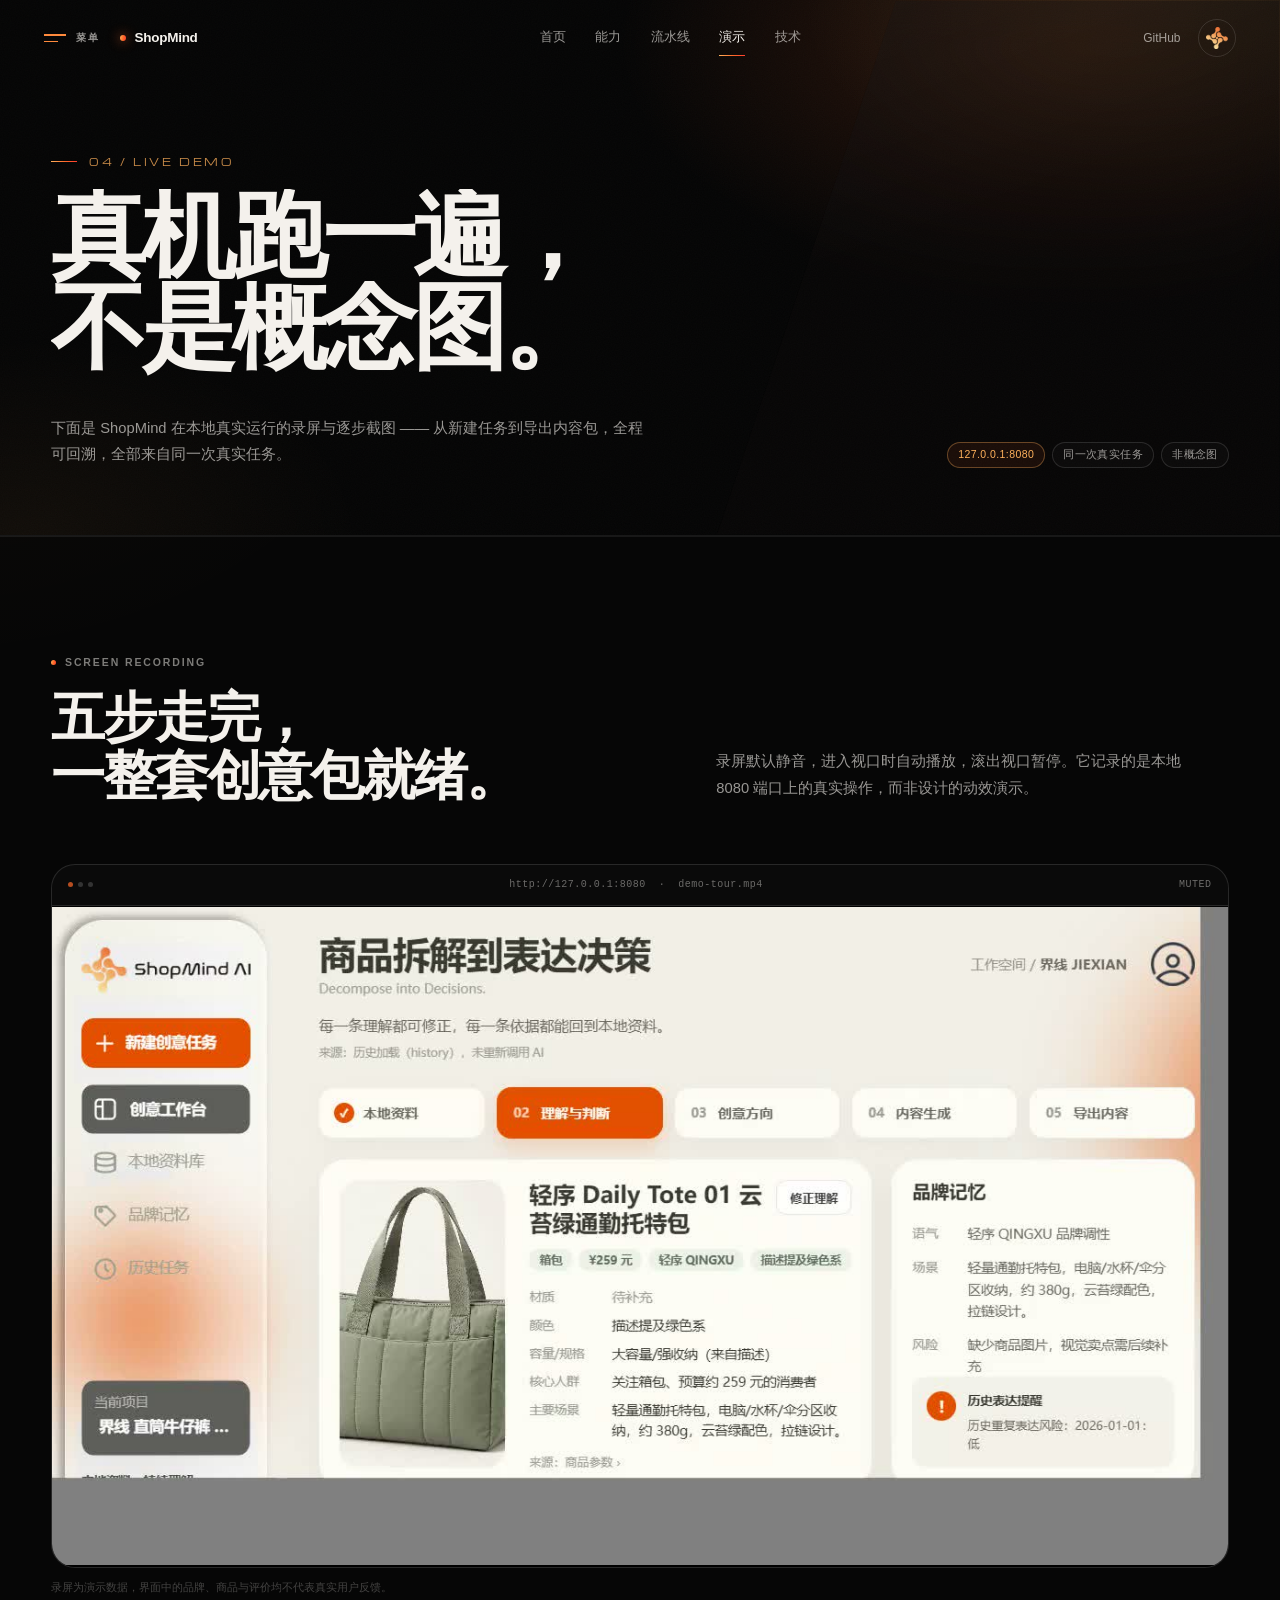
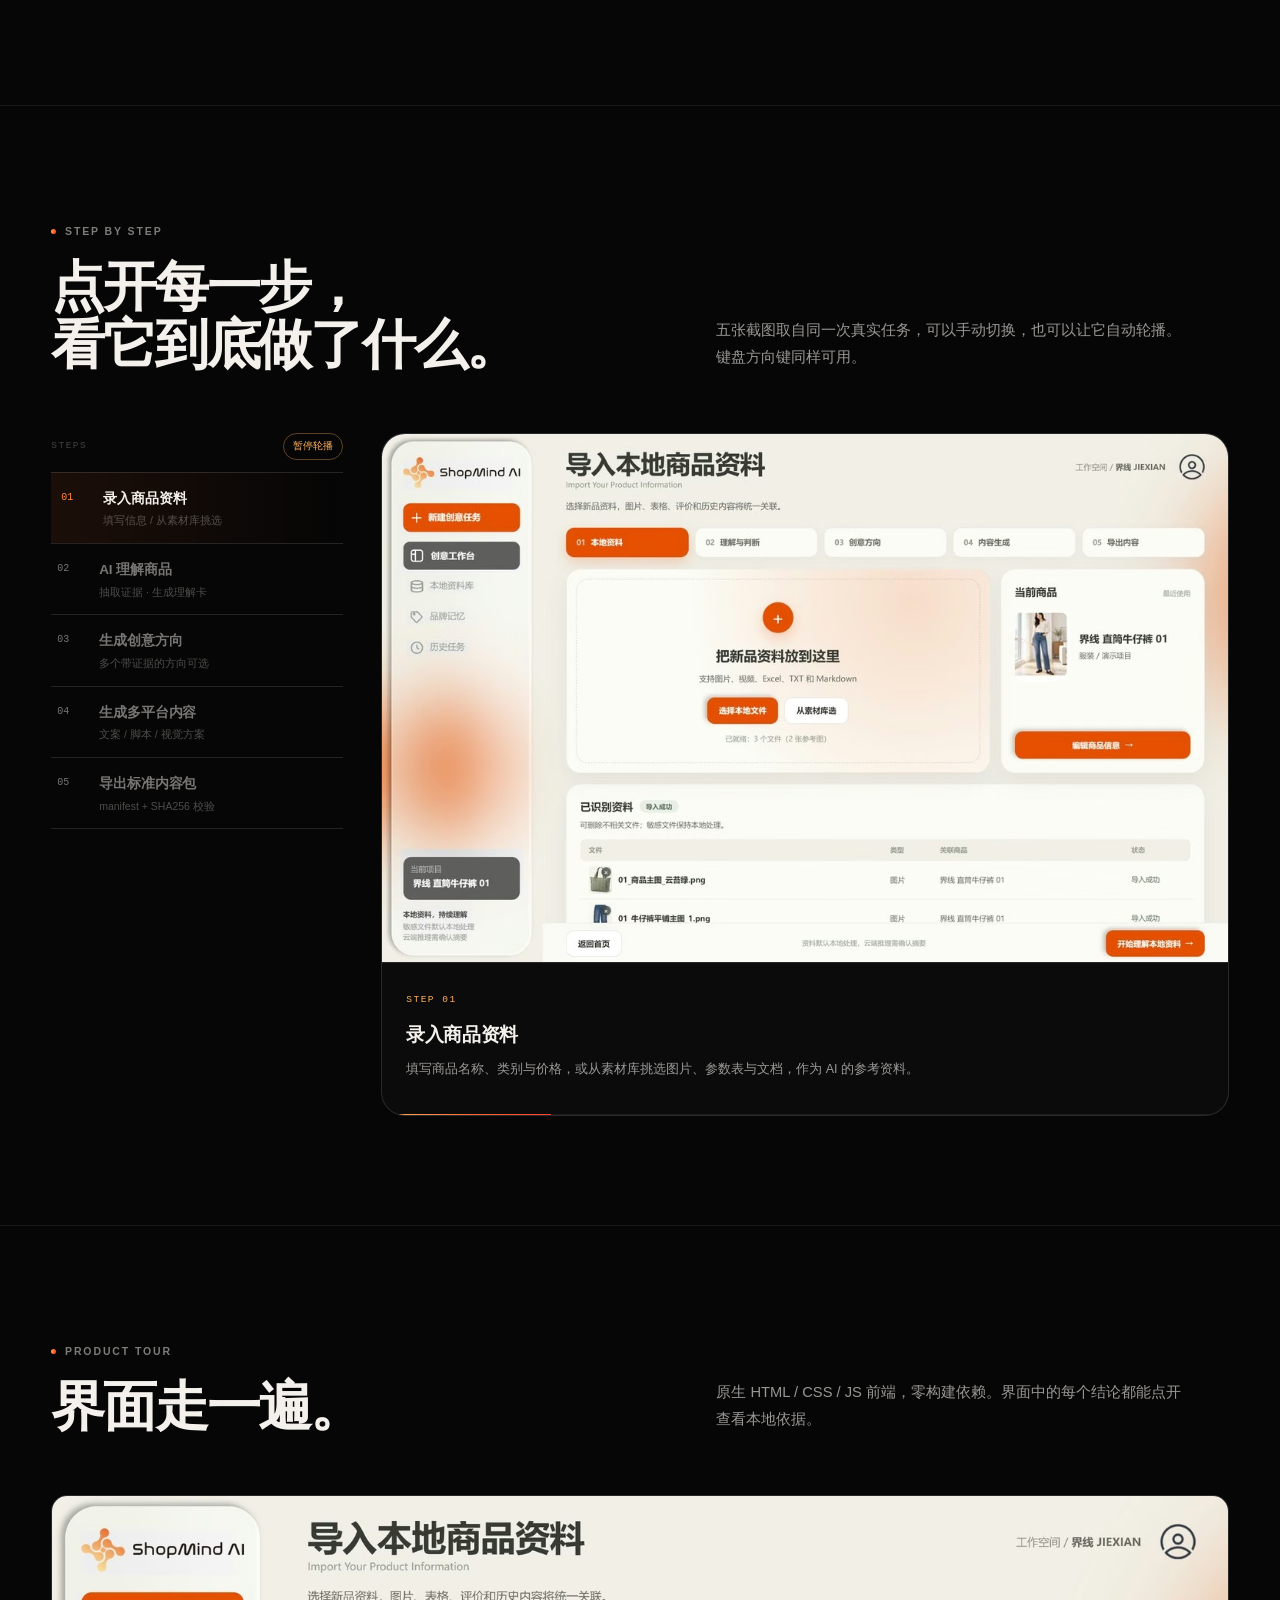
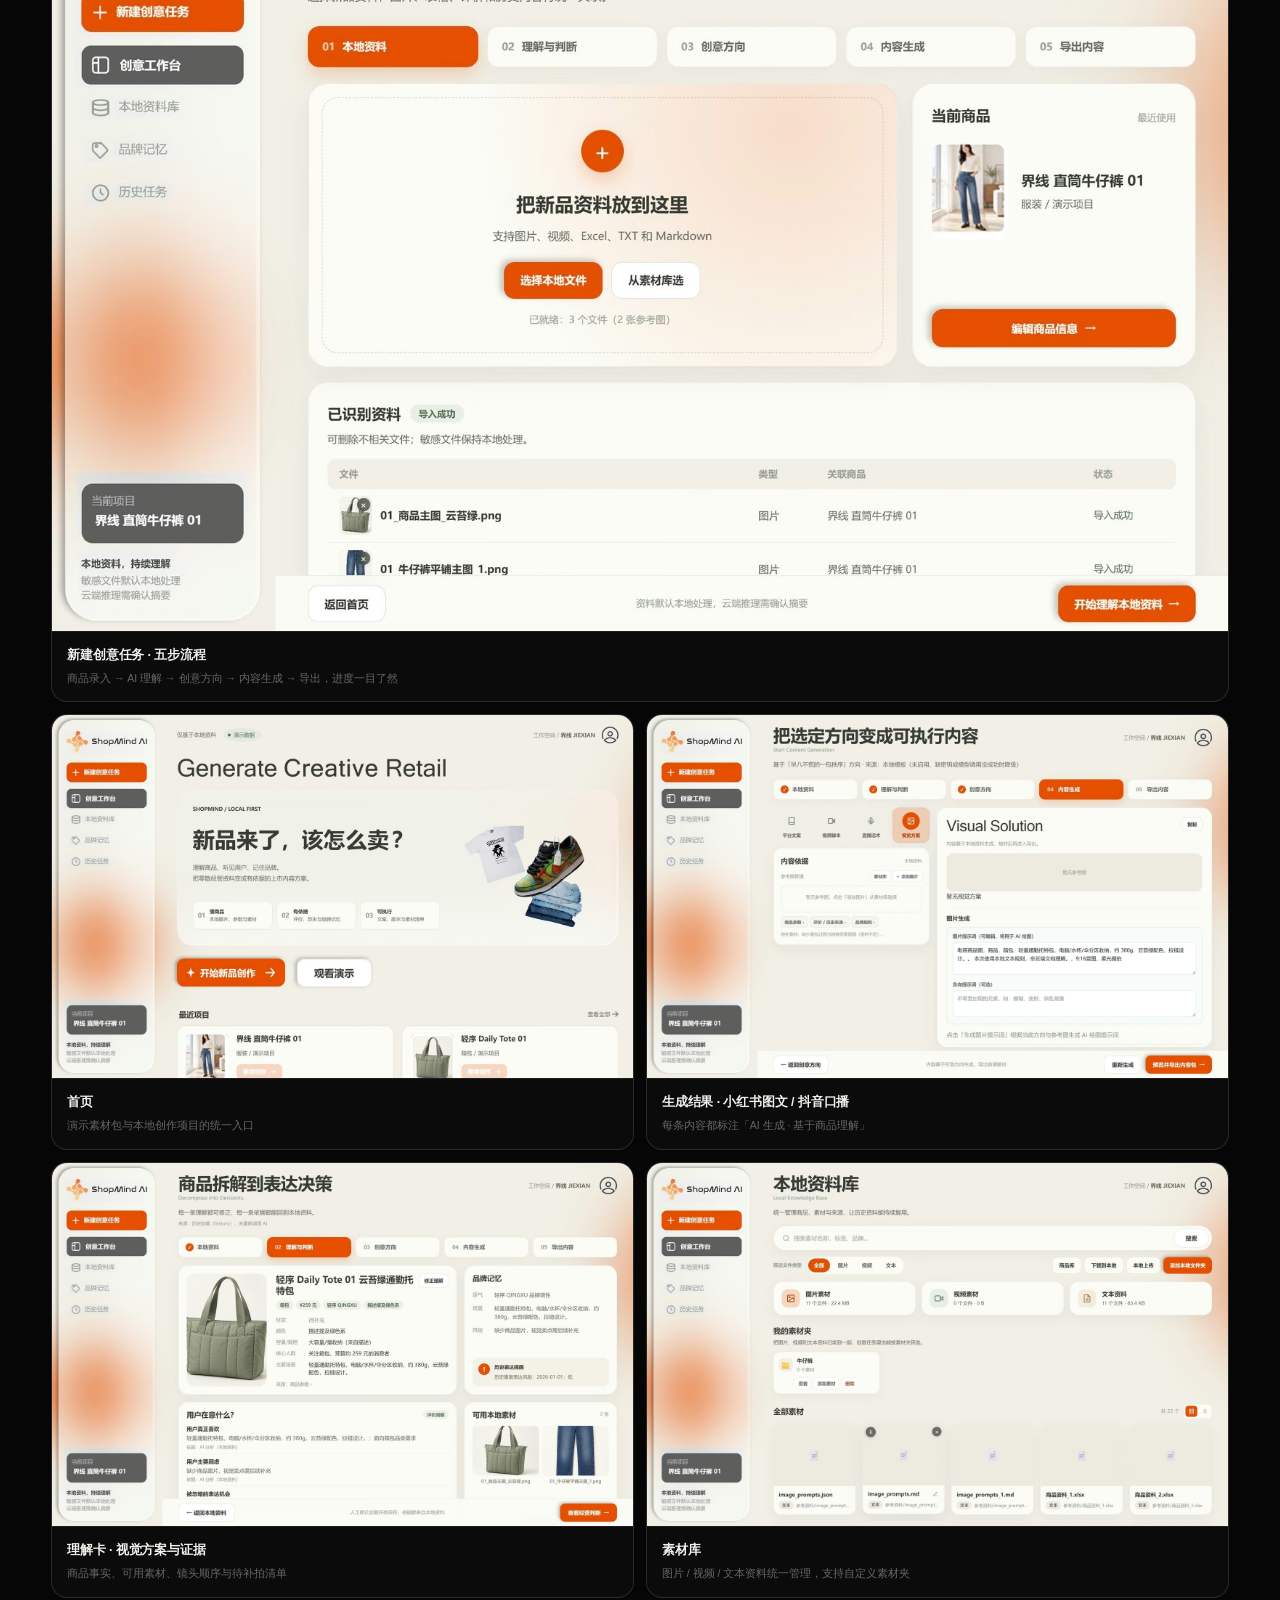
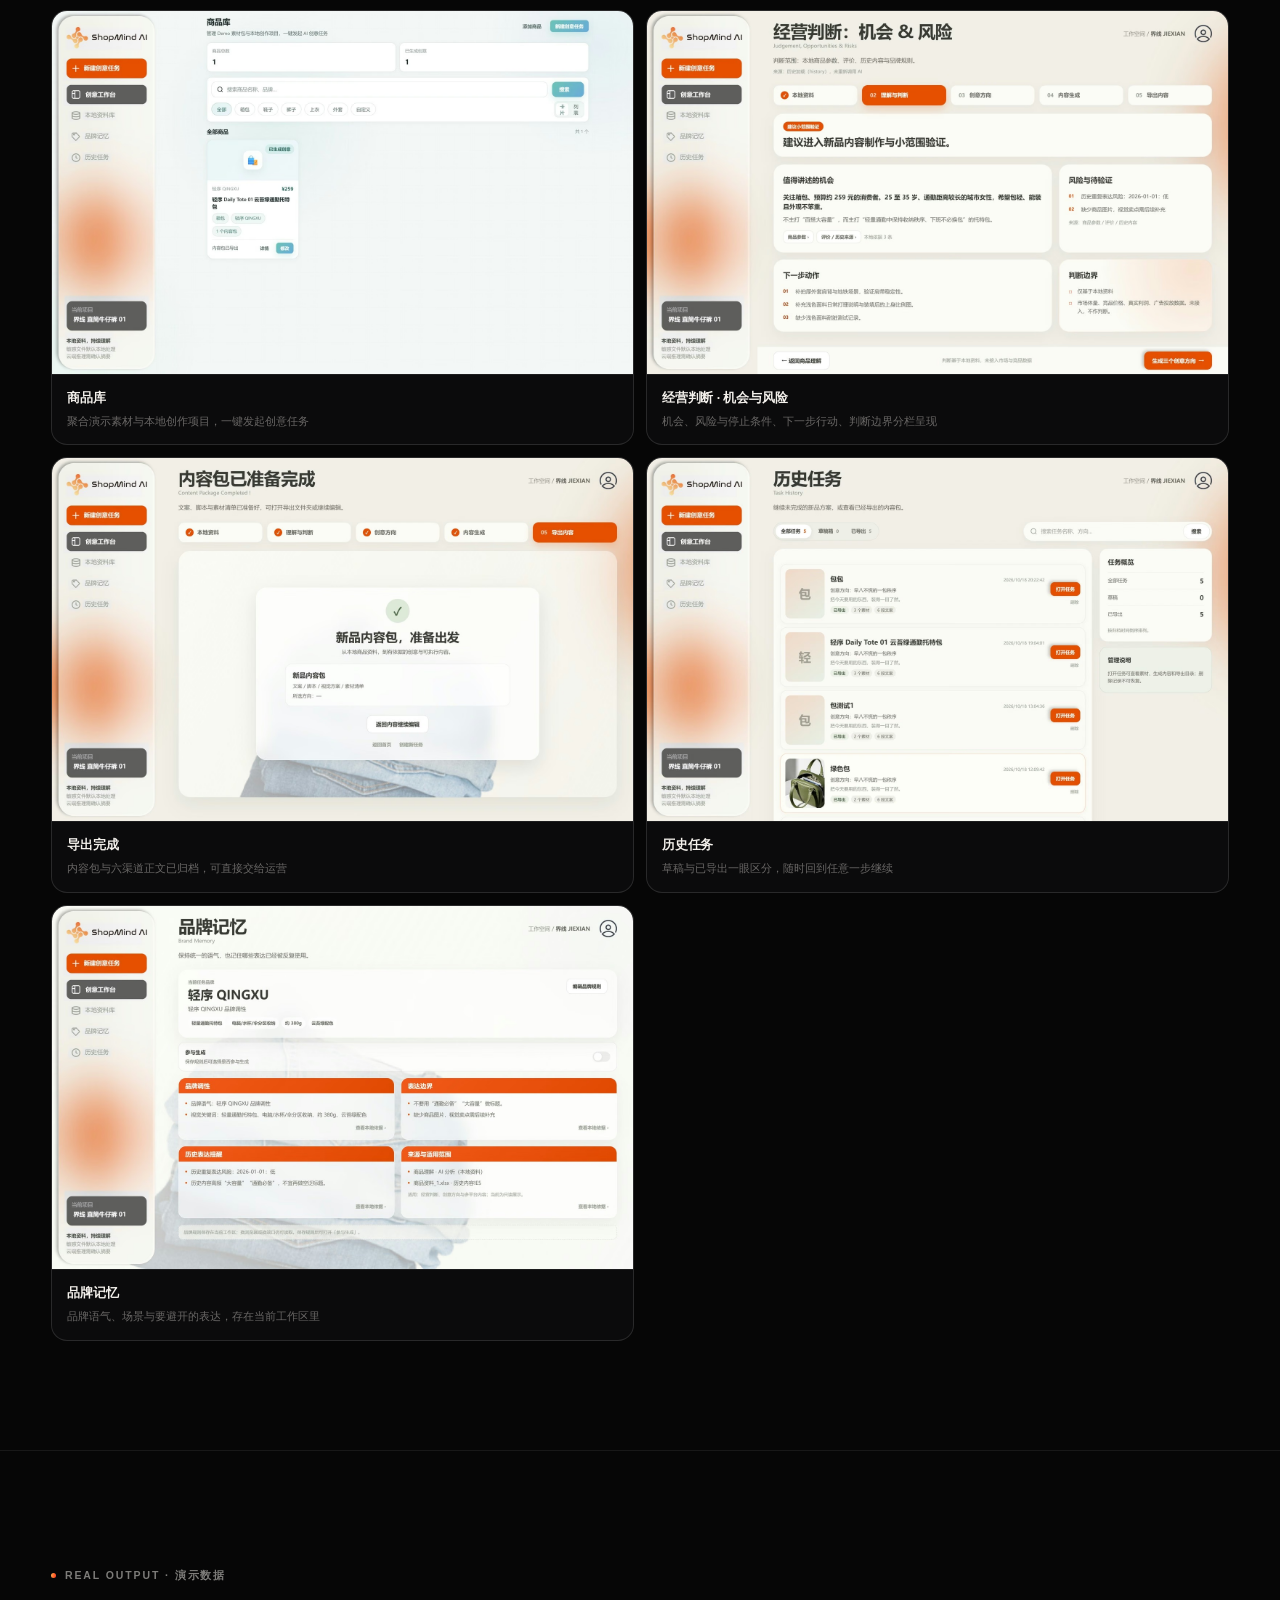
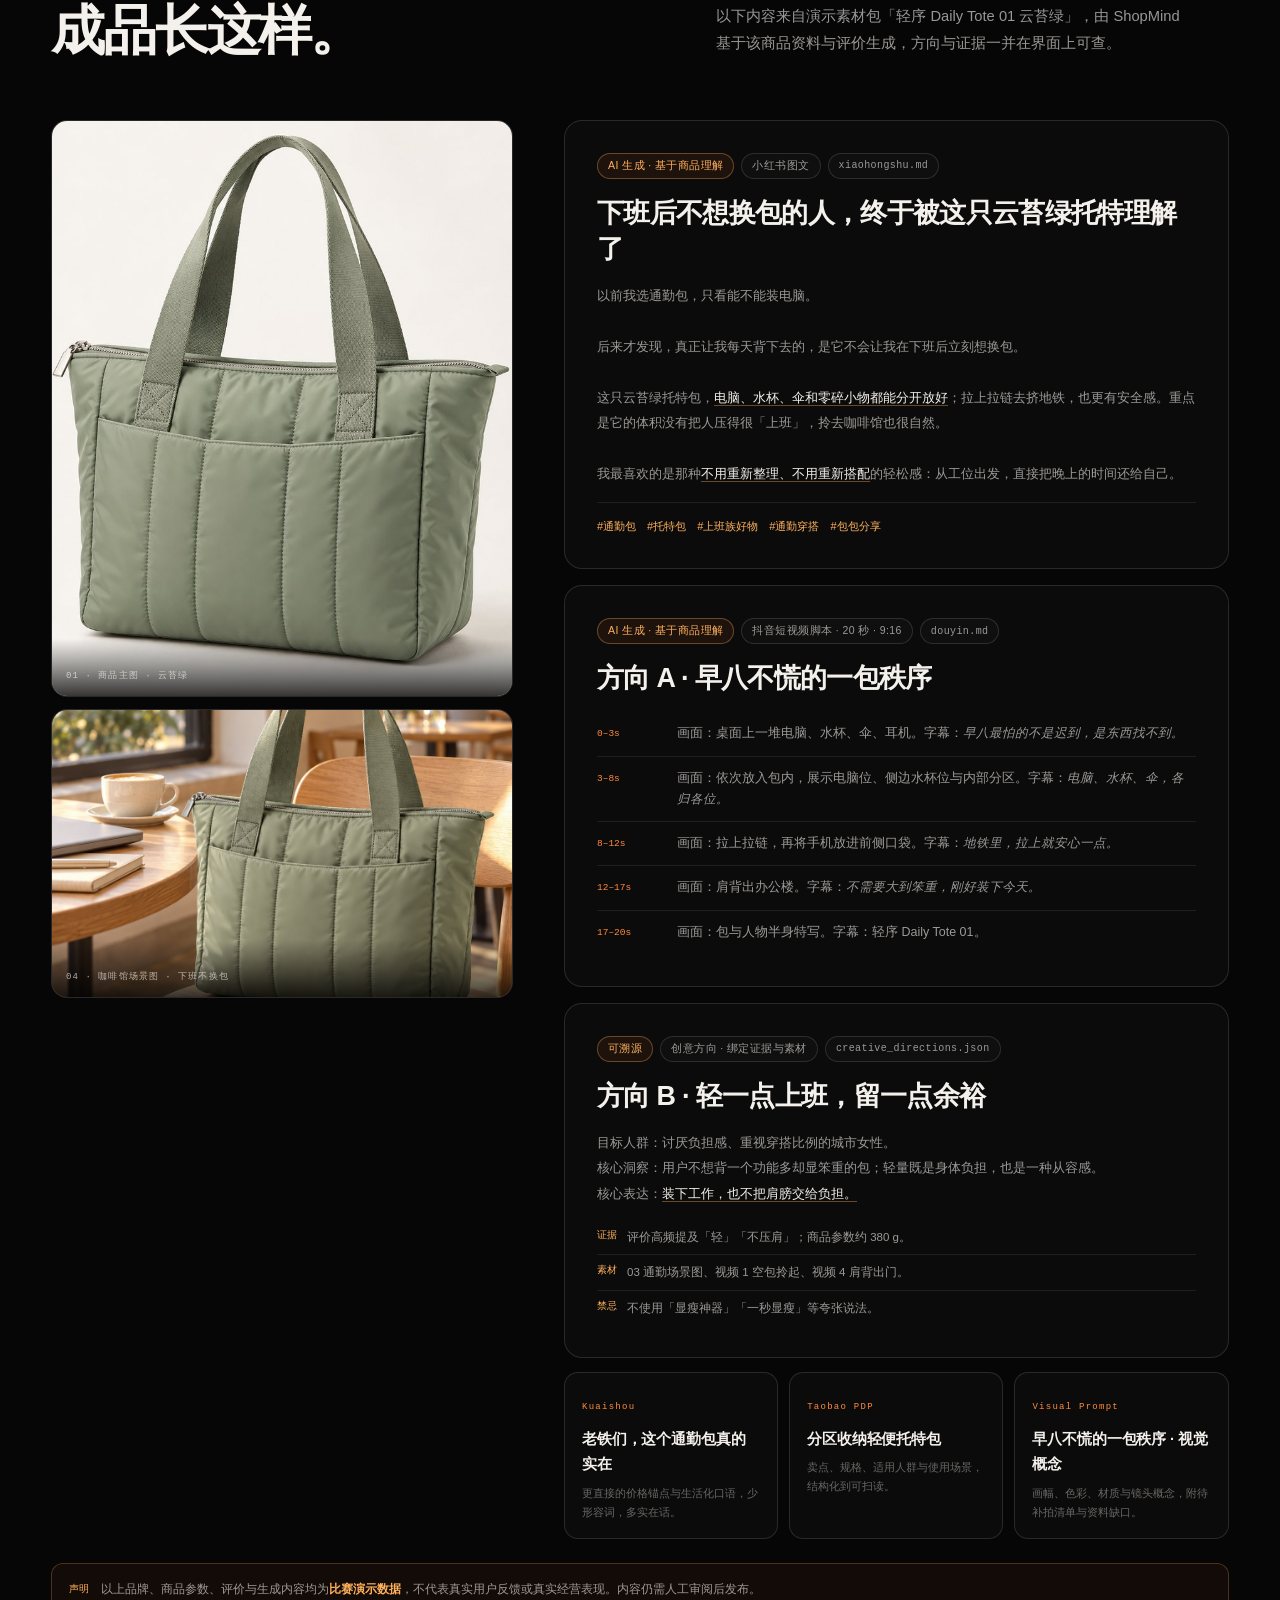
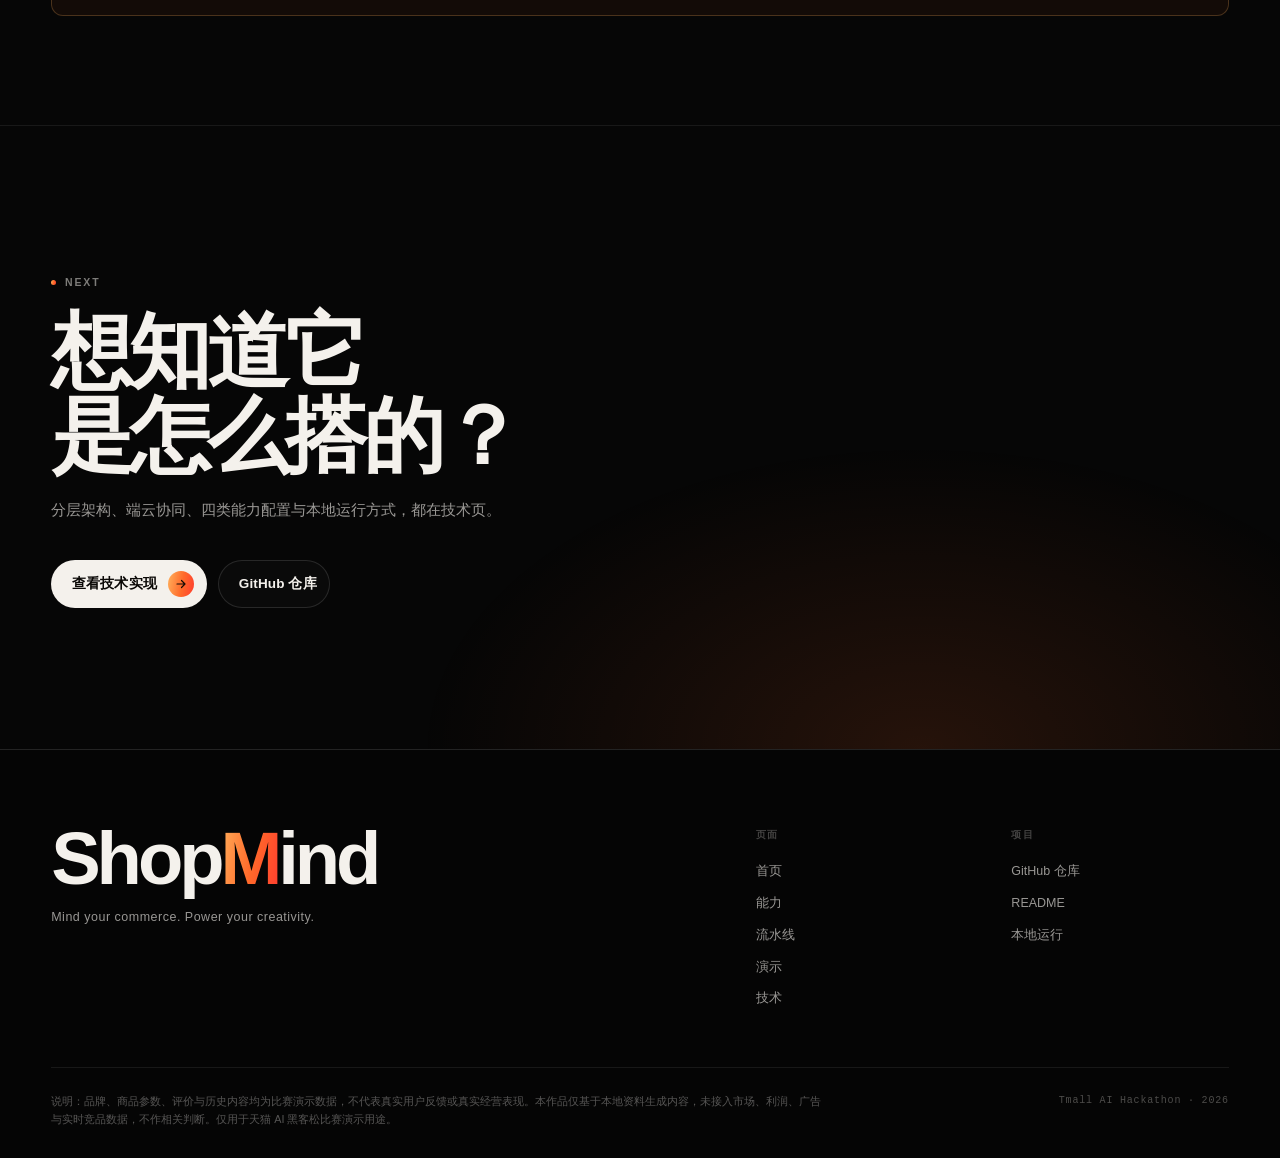
<file: docs/demo.html>
<!DOCTYPE html>
<html lang="zh-CN">
<head>
<meta charset="UTF-8">
<meta name="viewport" content="width=device-width, initial-scale=1.0">
<title>演示 · ShopMind | 真机录屏、五步截图与六渠道成品</title>
<meta name="description" content="ShopMind 本地真实运行录屏与五步截图：从新建任务到导出内容包，配合小红书图文、抖音 20 秒脚本与方向证据说明，均为同一次真实任务。">
<meta name="theme-color" content="#060606">
<meta name="view-transition" content="same-origin">
<link rel="icon" href="./assets/brand/favicon.svg" type="image/svg+xml">
<link rel="icon" href="./assets/brand/favicon-32.png" sizes="32x32" type="image/png">
<link rel="apple-touch-icon" href="./assets/brand/favicon-192.png">
<link rel="preload" href="./assets/fonts/michroma-latin.woff2" as="font" type="font/woff2" crossorigin>
<link rel="stylesheet" href="./assets/site.css">
</head>
<body>
<a class="skip-link" href="#main">跳到主要内容</a>

<header class="site-header" data-header>
  <div class="header-inner">
    <div class="header-left">
      <button class="menu-toggle" type="button" aria-expanded="false" aria-controls="site-menu" data-menu-toggle>
        <span class="menu-bars" aria-hidden="true"><i></i><i></i></span>
        <span>菜单</span>
      </button>
      <a class="brand" href="index.html" aria-label="ShopMind 首页">
        <span class="brand-dot" aria-hidden="true"></span>
        <span>ShopMind</span>
      </a>
    </div>
    <nav class="desktop-nav" aria-label="主要导航">
      <a href="index.html">首页</a>
      <a href="capabilities.html">能力</a>
      <a href="pipeline.html">流水线</a>
      <a href="demo.html" class="is-active" aria-current="page">演示</a>
      <a href="tech.html">技术</a>
    </nav>
    <div class="header-right">
      <a class="header-gh" href="https://github.com/halou02/shopmind-demo" target="_blank" rel="noopener">GitHub</a>
      <a class="node-logo" href="index.html" aria-label="ShopMind 首页">
        <img src="./assets/brand/mark.png" width="22" height="22" alt="" aria-hidden="true" class="node-logo-img">
      </a>
    </div>
  </div>
</header>

<div class="menu-overlay" id="site-menu" hidden>
  <div class="menu-inner">
    <div class="menu-top">
      <span class="menu-label">SHOPMIND / INDEX</span>
      <button class="menu-close" type="button" data-menu-close aria-label="关闭菜单">
        <span aria-hidden="true"></span><span aria-hidden="true"></span>
      </button>
    </div>
    <nav class="menu-nav" aria-label="全站导航">
      <a class="menu-link" href="index.html"><span class="num">01</span>首页<small>Home</small></a>
      <a class="menu-link" href="capabilities.html"><span class="num">02</span>能力<small>Capabilities</small></a>
      <a class="menu-link" href="pipeline.html"><span class="num">03</span>流水线<small>Pipeline</small></a>
      <a class="menu-link" href="demo.html" aria-current="page"><span class="num">04</span>演示<small>Live Demo</small></a>
      <a class="menu-link" href="tech.html"><span class="num">05</span>技术<small>Technology</small></a>
    </nav>
    <div class="menu-foot">
      <p>本地优先的 AI 商品创意导演。把你已经拥有的资料，变成一套可交付、可回溯的六渠道创意包。</p>
      <a class="btn btn-ghost btn-small" href="https://github.com/halou02/shopmind-demo" target="_blank" rel="noopener">
        GitHub 仓库
        <span class="arrow"><svg width="11" height="11" viewBox="0 0 12 12" fill="none" aria-hidden="true"><path d="M2 6h8M6.5 2.5 10 6l-3.5 3.5" stroke="currentColor" stroke-width="1.2" stroke-linecap="round" stroke-linejoin="round"/></svg></span>
      </a>
    </div>
  </div>
</div>

<main id="main" class="page-main">

  <section class="page-hero">
    <div class="pw-glass" aria-hidden="true"><i></i></div>
    <div class="pw-grain" aria-hidden="true"></div>
    
    <div class="container">
      <div class="page-index"><i aria-hidden="true"></i>04 / LIVE DEMO</div>
      <h1 data-reveal="line"><span class="ln"><span>真机跑一遍，</span></span><span class="ln"><span>不是概念图。</span></span></h1>
      <div class="page-hero-foot">
        <p class="lead">下面是 ShopMind 在本地真实运行的录屏与逐步截图 —— 从新建任务到导出内容包，全程可回溯，全部来自同一次真实任务。</p>
        <div class="page-meta">
          <span class="chip chip-accent">127.0.0.1:8080</span>
          <span class="chip">同一次真实任务</span>
          <span class="chip">非概念图</span>
        </div>
      </div>
    </div>
  </section>

  <!-- VIDEO -->
  <section class="section">
    <div class="container">
      <div class="section-head" data-reveal>
        <div>
          <p class="eyebrow"><span class="dot"></span>Screen Recording</p>
          <h2>五步走完，<br>一整套创意包就绪。</h2>
        </div>
        <p class="lead">录屏默认静音，进入视口时自动播放，滚出视口暂停。它记录的是本地 8080 端口上的真实操作，而非设计的动效演示。</p>
      </div>

      <div class="video-shell" data-reveal>
        <div class="video-bar">
          <span class="dots" aria-hidden="true"><i></i><i></i><i></i></span>
          <span>http://127.0.0.1:8080 &nbsp;·&nbsp; demo-tour.mp4</span>
          <span>MUTED</span>
        </div>
        <video data-autoplay-video muted loop playsinline preload="none" poster="./assets/demo-tour-poster.jpg" aria-label="ShopMind 本地运行录屏">
          <source src="./assets/demo-tour.mp4" type="video/mp4">
          你的浏览器不支持内嵌视频，可下载 demo-tour.mp4 查看。
        </video>
      </div>
      <p class="video-note" data-reveal>录屏为演示数据，界面中的品牌、商品与评价均不代表真实用户反馈。</p>
    </div>
  </section>

  <!-- TOUR -->
  <section class="section">
    <div class="container">
      <div class="section-head" data-reveal>
        <div>
          <p class="eyebrow"><span class="dot"></span>Step by Step</p>
          <h2>点开每一步，<br>看它到底做了什么。</h2>
        </div>
        <p class="lead">五张截图取自同一次真实任务，可以手动切换，也可以让它自动轮播。键盘方向键同样可用。</p>
      </div>

      <div class="tour" data-tour>
        <div class="tour-nav">
          <div class="tour-nav-head">
            <span class="rail-label m-0">STEPS</span>
            <button class="tour-toggle" type="button" data-tour-toggle aria-pressed="false">暂停轮播</button>
          </div>
          <div class="tour-buttons" role="tablist" aria-label="演示步骤">
            <button class="tour-step is-active" type="button" role="tab" id="tour-tab-1" aria-selected="true" aria-controls="tour-panel" data-tour-step>
              <span class="tn">01</span>
              <span><b>录入商品资料</b><small>填写信息 / 从素材库挑选</small></span>
            </button>
            <button class="tour-step" type="button" role="tab" id="tour-tab-2" aria-selected="false" aria-controls="tour-panel" tabindex="-1" data-tour-step>
              <span class="tn">02</span>
              <span><b>AI 理解商品</b><small>抽取证据 · 生成理解卡</small></span>
            </button>
            <button class="tour-step" type="button" role="tab" id="tour-tab-3" aria-selected="false" aria-controls="tour-panel" tabindex="-1" data-tour-step>
              <span class="tn">03</span>
              <span><b>生成创意方向</b><small>多个带证据的方向可选</small></span>
            </button>
            <button class="tour-step" type="button" role="tab" id="tour-tab-4" aria-selected="false" aria-controls="tour-panel" tabindex="-1" data-tour-step>
              <span class="tn">04</span>
              <span><b>生成多平台内容</b><small>文案 / 脚本 / 视觉方案</small></span>
            </button>
            <button class="tour-step" type="button" role="tab" id="tour-tab-5" aria-selected="false" aria-controls="tour-panel" tabindex="-1" data-tour-step>
              <span class="tn">05</span>
              <span><b>导出标准内容包</b><small>manifest + SHA256 校验</small></span>
            </button>
          </div>
        </div>

        <div class="tour-stage" id="tour-panel" role="tabpanel" aria-labelledby="tour-tab-1">
          <div class="tour-screen">
            <picture><source type="image/avif" srcset="./assets/shot-step1.avif"><source type="image/webp" srcset="./assets/shot-step1.webp"><img class="is-active" src="./assets/shot-step1.jpg" alt="新建创意任务，录入商品资料界面" loading="lazy" decoding="async" fetchpriority="low" data-tour-img aria-hidden="false"></picture>
            <picture><source type="image/avif" srcset="./assets/shot-step2.avif"><source type="image/webp" srcset="./assets/shot-step2.webp"><img src="./assets/shot-step2.jpg" alt="AI 理解商品，商品理解报告界面" loading="lazy" decoding="async" fetchpriority="low" data-tour-img aria-hidden="true"></picture>
            <picture><source type="image/avif" srcset="./assets/shot-step3.avif"><source type="image/webp" srcset="./assets/shot-step3.webp"><img src="./assets/shot-step3.jpg" alt="选择创意方向界面" loading="lazy" decoding="async" fetchpriority="low" data-tour-img aria-hidden="true"></picture>
            <picture><source type="image/avif" srcset="./assets/shot-step4.avif"><source type="image/webp" srcset="./assets/shot-step4.webp"><img src="./assets/shot-step4.jpg" alt="创意内容生成结果界面" loading="lazy" decoding="async" fetchpriority="low" data-tour-img aria-hidden="true"></picture>
            <picture><source type="image/avif" srcset="./assets/shot-step5.avif"><source type="image/webp" srcset="./assets/shot-step5.webp"><img src="./assets/shot-step5.jpg" alt="导出创意内容包界面" loading="lazy" decoding="async" fetchpriority="low" data-tour-img aria-hidden="true"></picture>
          </div>
          <div class="tour-meta">
            <span class="cap-k" data-tour-k>STEP 01</span>
            <b data-tour-title>录入商品资料</b>
            <p data-tour-desc>填写商品名称、类别与价格，或从素材库挑选图片、参数表与文档，作为 AI 的参考资料。</p>
          </div>
          <div class="tour-progress"><i data-tour-bar></i></div>
        </div>
      </div>
    </div>
  </section>

  <!-- UI GALLERY -->
  <section class="section">
    <div class="container">
      <div class="section-head" data-reveal>
        <div>
          <p class="eyebrow"><span class="dot"></span>Product Tour</p>
          <h2>界面走一遍。</h2>
        </div>
        <p class="lead">原生 HTML / CSS / JS 前端，零构建依赖。界面中的每个结论都能点开查看本地依据。</p>
      </div>

      <div class="gallery" data-reveal>
        <div class="shot span-12">
          <picture><source type="image/avif" srcset="./assets/shot-steps.avif"><source type="image/webp" srcset="./assets/shot-steps.webp"><img src="./assets/shot-steps.jpg" alt="新建创意任务五步流程界面" loading="lazy" decoding="async" fetchpriority="low"></picture>
          <div class="cap"><b>新建创意任务 · 五步流程</b><span>商品录入 → AI 理解 → 创意方向 → 内容生成 → 导出，进度一目了然</span></div>
        </div>
        <div class="shot span-6">
          <picture><source type="image/avif" srcset="./assets/shot-home.avif"><source type="image/webp" srcset="./assets/shot-home.webp"><img src="./assets/shot-home.jpg" alt="ShopMind 首页界面" loading="lazy" decoding="async" fetchpriority="low"></picture>
          <div class="cap"><b>首页</b><span>演示素材包与本地创作项目的统一入口</span></div>
        </div>
        <div class="shot span-6">
          <picture><source type="image/avif" srcset="./assets/shot-detail.avif"><source type="image/webp" srcset="./assets/shot-detail.webp"><img src="./assets/shot-detail.jpg" alt="生成的小红书图文与抖音口播内容" loading="lazy" decoding="async" fetchpriority="low"></picture>
          <div class="cap"><b>生成结果 · 小红书图文 / 抖音口播</b><span>每条内容都标注「AI 生成 · 基于商品理解」</span></div>
        </div>
        <div class="shot span-6">
          <picture><source type="image/avif" srcset="./assets/shot-detail2.avif"><source type="image/webp" srcset="./assets/shot-detail2.webp"><img src="./assets/shot-detail2.jpg" alt="商品理解卡与视觉方案界面" loading="lazy" decoding="async" fetchpriority="low"></picture>
          <div class="cap"><b>理解卡 · 视觉方案与证据</b><span>商品事实、可用素材、镜头顺序与待补拍清单</span></div>
        </div>
        <div class="shot span-6">
          <picture><source type="image/avif" srcset="./assets/shot-materials.avif"><source type="image/webp" srcset="./assets/shot-materials.webp"><img src="./assets/shot-materials.jpg" alt="素材库界面" loading="lazy" decoding="async" fetchpriority="low"></picture>
          <div class="cap"><b>素材库</b><span>图片 / 视频 / 文本资料统一管理，支持自定义素材夹</span></div>
        </div>
        <div class="shot span-6">
          <picture><source type="image/avif" srcset="./assets/shot-library.avif"><source type="image/webp" srcset="./assets/shot-library.webp"><img src="./assets/shot-library.jpg" alt="商品库界面" loading="lazy" decoding="async" fetchpriority="low"></picture>
          <div class="cap"><b>商品库</b><span>聚合演示素材与本地创作项目，一键发起创意任务</span></div>
        </div>
        <div class="shot span-6">
          <picture><source type="image/avif" srcset="./assets/shot-judgment.avif"><source type="image/webp" srcset="./assets/shot-judgment.webp"><img src="./assets/shot-judgment.jpg" alt="经营判断界面，展示机会、风险、下一步行动与判断边界" loading="lazy" decoding="async" fetchpriority="low"></picture>
          <div class="cap"><b>经营判断 · 机会与风险</b><span>机会、风险与停止条件、下一步行动、判断边界分栏呈现</span></div>
        </div>
        <div class="shot span-6">
          <picture><source type="image/avif" srcset="./assets/shot-export-done.avif"><source type="image/webp" srcset="./assets/shot-export-done.webp"><img src="./assets/shot-export-done.jpg" alt="内容包导出完成界面" loading="lazy" decoding="async" fetchpriority="low"></picture>
          <div class="cap"><b>导出完成</b><span>内容包与六渠道正文已归档，可直接交给运营</span></div>
        </div>
        <div class="shot span-6">
          <picture><source type="image/avif" srcset="./assets/shot-history.avif"><source type="image/webp" srcset="./assets/shot-history.webp"><img src="./assets/shot-history.jpg" alt="历史任务界面，列出已完成与草稿中的创意任务" loading="lazy" decoding="async" fetchpriority="low"></picture>
          <div class="cap"><b>历史任务</b><span>草稿与已导出一眼区分，随时回到任意一步继续</span></div>
        </div>
        <div class="shot span-6">
          <picture><source type="image/avif" srcset="./assets/shot-brand.avif"><source type="image/webp" srcset="./assets/shot-brand.webp"><img src="./assets/shot-brand.jpg" alt="品牌记忆界面，展示品牌语气关键词与场景表达" loading="lazy" decoding="async" fetchpriority="low"></picture>
          <div class="cap"><b>品牌记忆</b><span>品牌语气、场景与要避开的表达，存在当前工作区里</span></div>
        </div>
      </div>
    </div>
  </section>

  <!-- OUTPUT -->
  <section class="section">
    <div class="container">
      <div class="section-head" data-reveal>
        <div>
          <p class="eyebrow"><span class="dot"></span>Real Output · 演示数据</p>
          <h2>成品长这样。</h2>
        </div>
        <p class="lead">以下内容来自演示素材包「轻序 Daily Tote 01 云苔绿」，由 ShopMind 基于该商品资料与评价生成，方向与证据一并在界面上可查。</p>
      </div>

      <div class="sample-grid">
        <div class="sample-visual" data-reveal>
          <figure class="sample-figure">
            <img src="./assets/product-bag.jpg" alt="云苔绿通勤托特包商品主图" loading="lazy" decoding="async" fetchpriority="low">
            <figcaption>01 · 商品主图 · 云苔绿</figcaption>
          </figure>
          <figure class="sample-figure landscape">
            <img src="./assets/product-bag-scene.jpg" alt="咖啡馆场景中的云苔绿托特包" loading="lazy" decoding="async" fetchpriority="low">
            <figcaption>04 · 咖啡馆场景图 · 下班不换包</figcaption>
          </figure>
        </div>

        <div data-reveal>
          <div class="sample-copy">
            <div class="meta">
              <span class="chip chip-accent">AI 生成 · 基于商品理解</span>
              <span class="chip">小红书图文</span>
              <span class="chip chip-mono">xiaohongshu.md</span>
            </div>
            <h3>下班后不想换包的人，终于被这只云苔绿托特理解了</h3>
            <div class="body">以前我选通勤包，只看能不能装电脑。

后来才发现，真正让我每天背下去的，是它不会让我在下班后立刻想换包。

这只云苔绿托特包，<em>电脑、水杯、伞和零碎小物都能分开放好</em>；拉上拉链去挤地铁，也更有安全感。重点是它的体积没有把人压得很「上班」，拎去咖啡馆也很自然。

我最喜欢的是那种<em>不用重新整理、不用重新搭配</em>的轻松感：从工位出发，直接把晚上的时间还给自己。</div>
            <div class="hashtags">#通勤包　#托特包　#上班族好物　#通勤穿搭　#包包分享</div>
          </div>

          <div class="sample-copy mt-16">
            <div class="meta">
              <span class="chip chip-accent">AI 生成 · 基于商品理解</span>
              <span class="chip">抖音短视频脚本 · 20 秒 · 9:16</span>
              <span class="chip chip-mono">douyin.md</span>
            </div>
            <h3>方向 A · 早八不慌的一包秩序</h3>
            <div class="script-row"><span class="t">0–3s</span><span>画面：桌面上一堆电脑、水杯、伞、耳机。字幕：<em>早八最怕的不是迟到，是东西找不到。</em></span></div>
            <div class="script-row"><span class="t">3–8s</span><span>画面：依次放入包内，展示电脑位、侧边水杯位与内部分区。字幕：<em>电脑、水杯、伞，各归各位。</em></span></div>
            <div class="script-row"><span class="t">8–12s</span><span>画面：拉上拉链，再将手机放进前侧口袋。字幕：<em>地铁里，拉上就安心一点。</em></span></div>
            <div class="script-row"><span class="t">12–17s</span><span>画面：肩背出办公楼。字幕：<em>不需要大到笨重，刚好装下今天。</em></span></div>
            <div class="script-row"><span class="t">17–20s</span><span>画面：包与人物半身特写。字幕：轻序 Daily Tote 01。</span></div>
          </div>

          <div class="sample-copy mt-16">
            <div class="meta">
              <span class="chip chip-accent">可溯源</span>
              <span class="chip">创意方向 · 绑定证据与素材</span>
              <span class="chip chip-mono">creative_directions.json</span>
            </div>
            <h3>方向 B · 轻一点上班，留一点余裕</h3>
            <div class="body">目标人群：讨厌负担感、重视穿搭比例的城市女性。
核心洞察：用户不想背一个功能多却显笨重的包；轻量既是身体负担，也是一种从容感。
核心表达：<em>装下工作，也不把肩膀交给负担。</em></div>
            <ul class="evidence-lines">
              <li><b>证据</b><span>评价高频提及「轻」「不压肩」；商品参数约 380 g。</span></li>
              <li><b>素材</b><span>03 通勤场景图、视频 1 空包拎起、视频 4 肩背出门。</span></li>
              <li><b>禁忌</b><span>不使用「显瘦神器」「一秒显瘦」等夸张说法。</span></li>
            </ul>
          </div>

          <div class="compact-samples">
            <div class="compact-sample">
              <span class="cs-en">Kuaishou</span>
              <h4>老铁们，这个通勤包真的实在</h4>
              <p>更直接的价格锚点与生活化口语，少形容词，多实在话。</p>
            </div>
            <div class="compact-sample">
              <span class="cs-en">Taobao PDP</span>
              <h4>分区收纳轻便托特包</h4>
              <p>卖点、规格、适用人群与使用场景，结构化到可扫读。</p>
            </div>
            <div class="compact-sample">
              <span class="cs-en">Visual Prompt</span>
              <h4>早八不慌的一包秩序 · 视觉概念</h4>
              <p>画幅、色彩、材质与镜头概念，附待补拍清单与资料缺口。</p>
            </div>
          </div>
        </div>
      </div>

      <div class="callout mt-24" data-reveal>
        <span class="co-mark">声明</span>
        <span>以上品牌、商品参数、评价与生成内容均为<b>比赛演示数据</b>，不代表真实用户反馈或真实经营表现。内容仍需人工审阅后发布。</span>
      </div>
    </div>
  </section>

  <section class="final-cta">
    <div class="container">
      <p class="eyebrow" data-reveal><span class="dot"></span>Next</p>
      <h2 data-reveal>想知道它<br>是怎么搭的？</h2>
      <p class="lead" data-reveal>分层架构、端云协同、四类能力配置与本地运行方式，都在技术页。</p>
      <div class="cta-actions" data-reveal>
        <a class="btn btn-light" href="tech.html">
          查看技术实现
          <span class="arrow"><svg width="12" height="12" viewBox="0 0 12 12" fill="none" aria-hidden="true"><path d="M2 6h8M6.5 2.5 10 6l-3.5 3.5" stroke="currentColor" stroke-width="1.2" stroke-linecap="round" stroke-linejoin="round"/></svg></span>
        </a>
        <a class="btn btn-ghost" href="https://github.com/halou02/shopmind-demo" target="_blank" rel="noopener">GitHub 仓库</a>
      </div>
    </div>
  </section>

</main>

<footer class="site-footer">
  <div class="container">
    <div class="footer-top">
      <div>
        <p class="footer-word">Shop<span class="wm-m">M</span>ind</p>
        <p class="footer-line">Mind your commerce. Power your creativity.</p>
      </div>
      <div class="footer-cols">
        <div>
          <p class="footer-label">页面</p>
          <a href="index.html">首页</a>
          <a href="capabilities.html">能力</a>
          <a href="pipeline.html">流水线</a>
          <a href="demo.html">演示</a>
          <a href="tech.html">技术</a>
        </div>
        <div>
          <p class="footer-label">项目</p>
          <a href="https://github.com/halou02/shopmind-demo" target="_blank" rel="noopener">GitHub 仓库</a>
          <a href="https://github.com/halou02/shopmind-demo#readme" target="_blank" rel="noopener">README</a>
          <a href="tech.html#run">本地运行</a>
        </div>
      </div>
    </div>
    <div class="footer-bottom">
      <p class="disclaimer">说明：品牌、商品参数、评价与历史内容均为比赛演示数据，不代表真实用户反馈或真实经营表现。本作品仅基于本地资料生成内容，未接入市场、利润、广告与实时竞品数据，不作相关判断。仅用于天猫 AI 黑客松比赛演示用途。</p>
      <p class="copyright">Tmall AI Hackathon · 2026</p>
    </div>
  </div>
</footer>

<script src="./assets/site.js" defer></script>
</body>
</html>
</file>
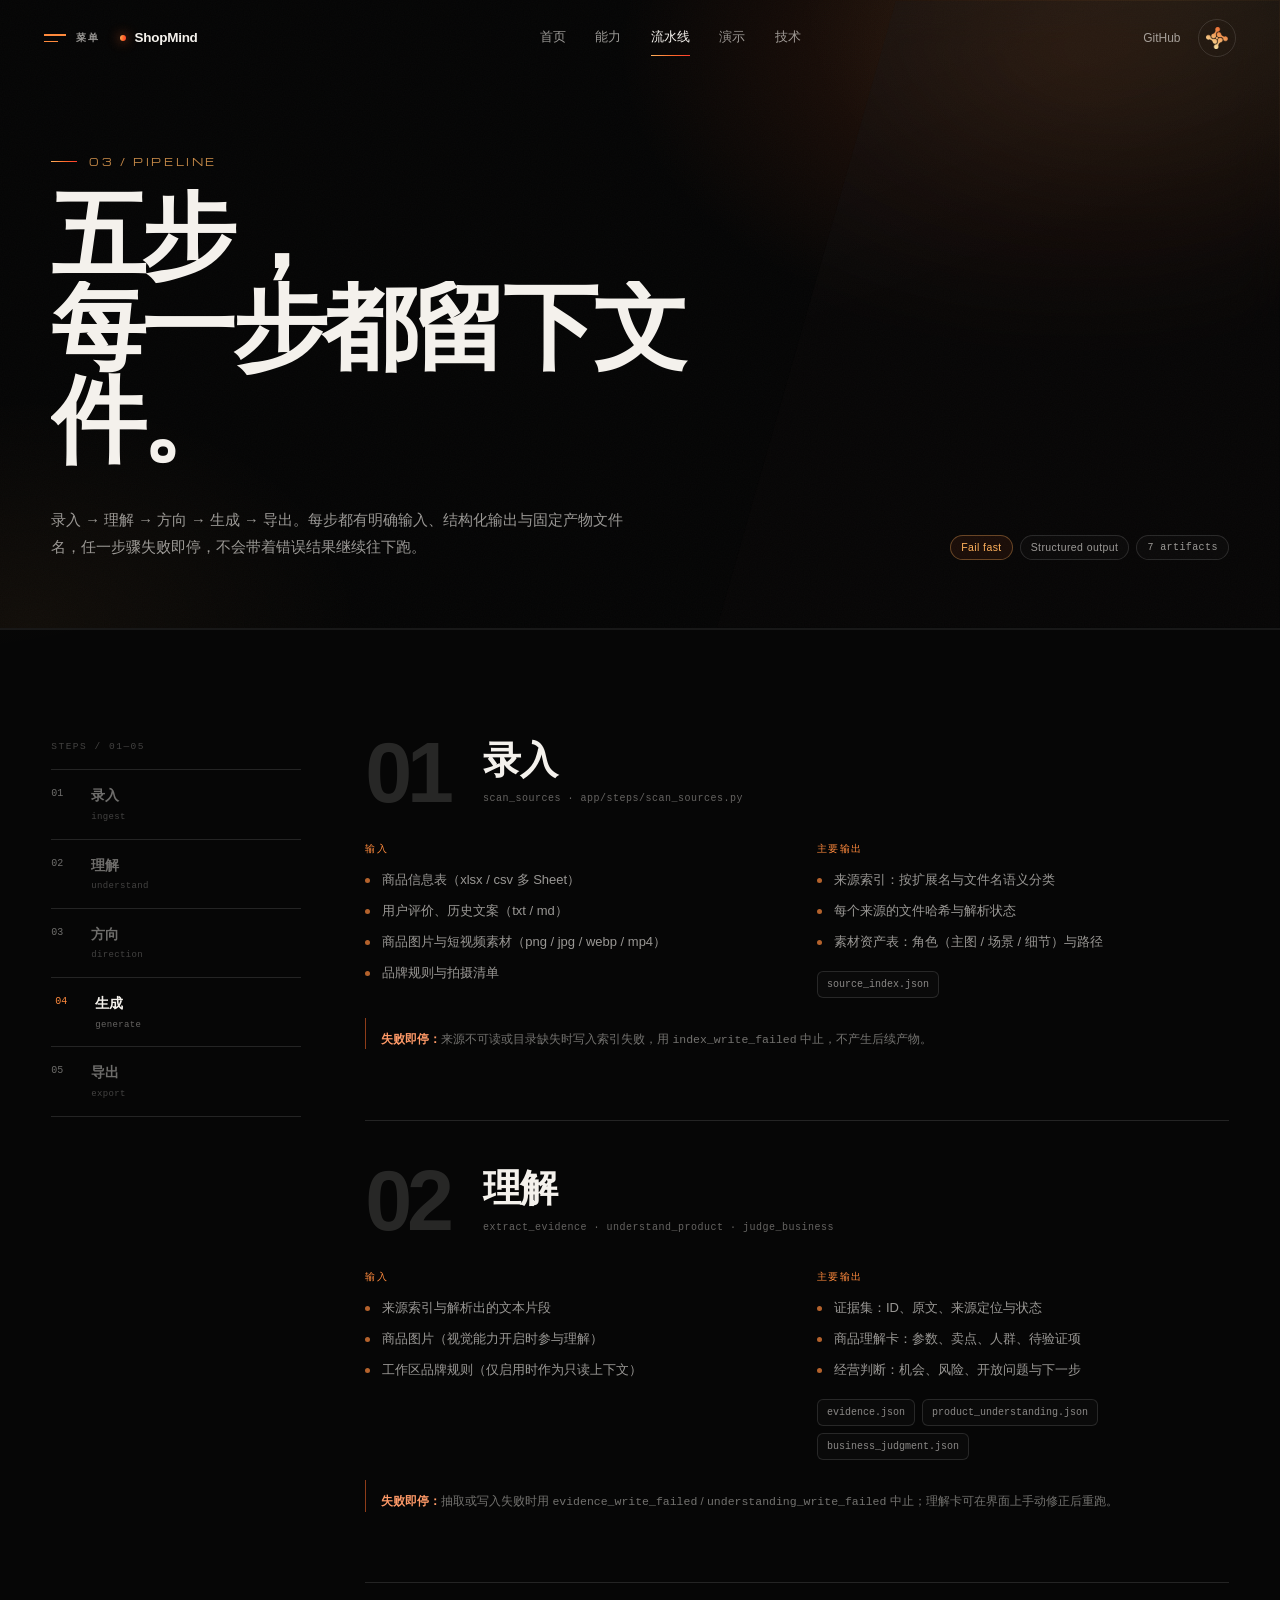
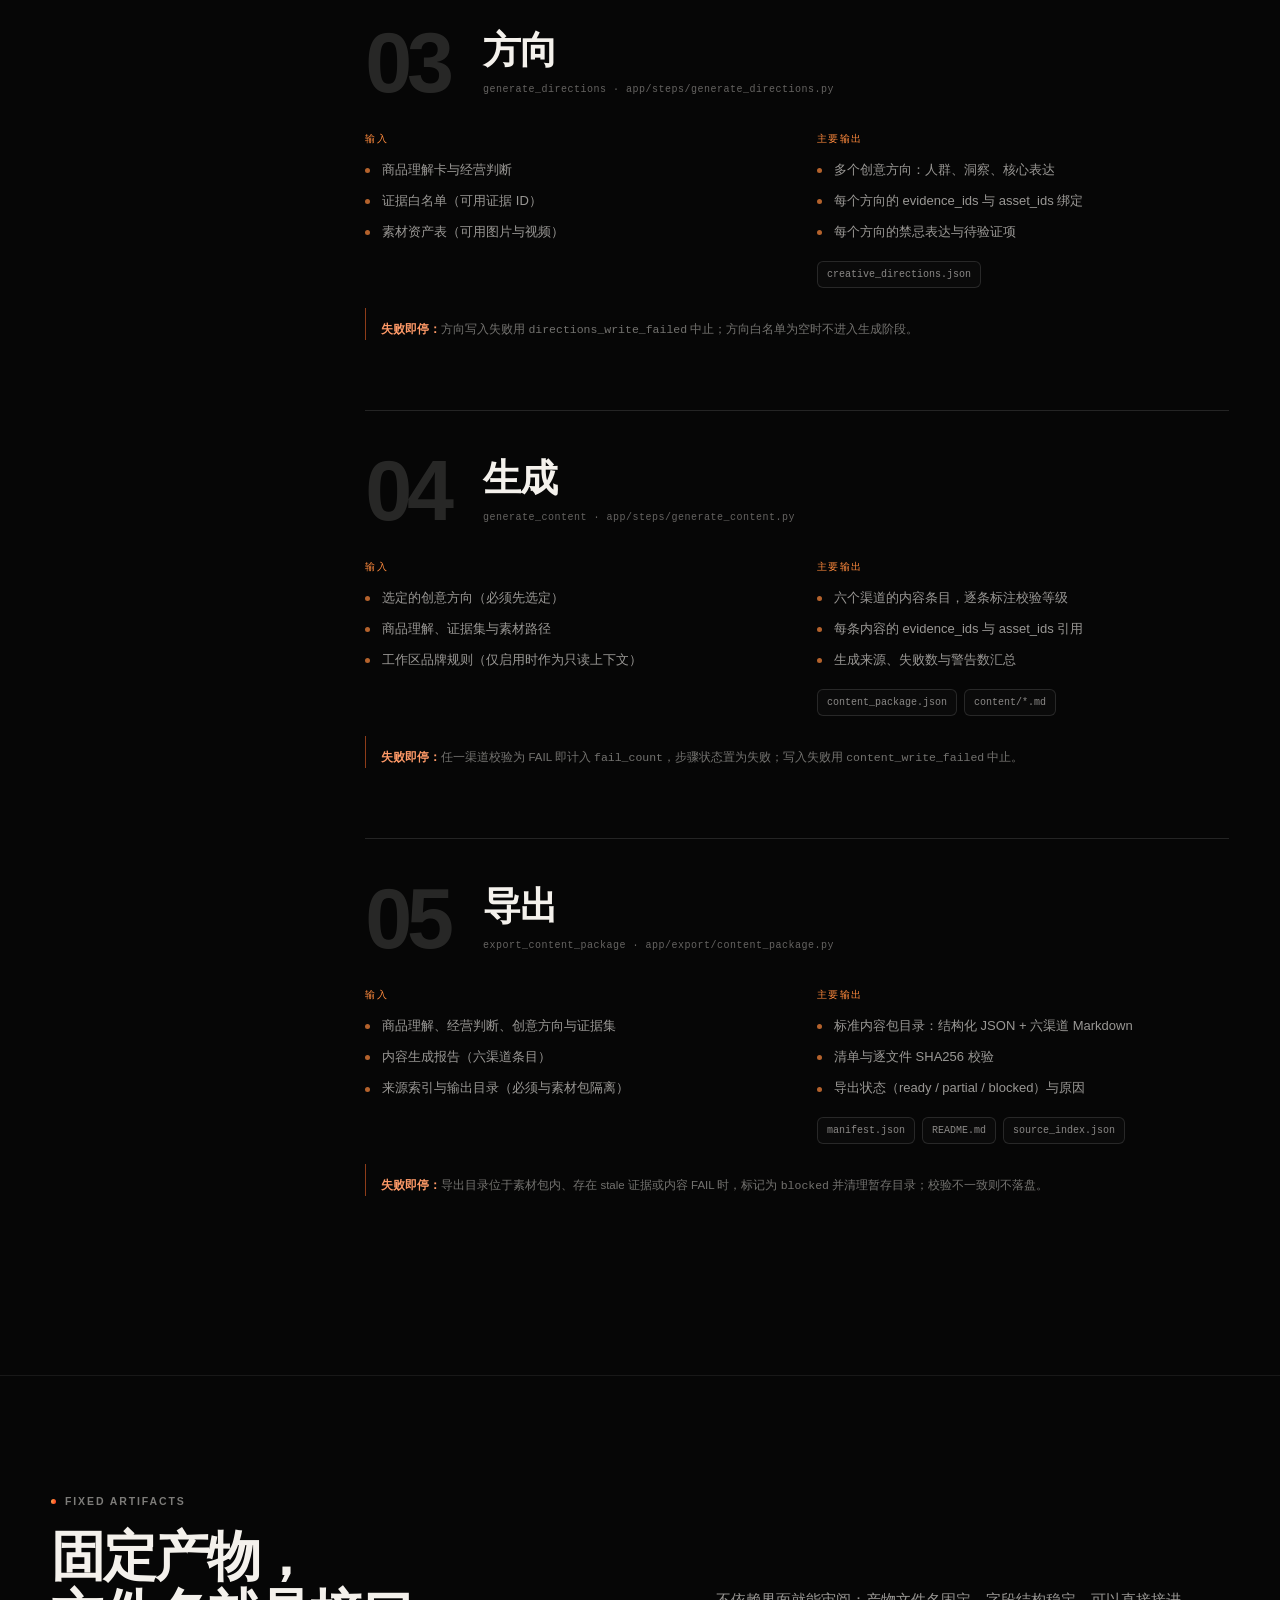
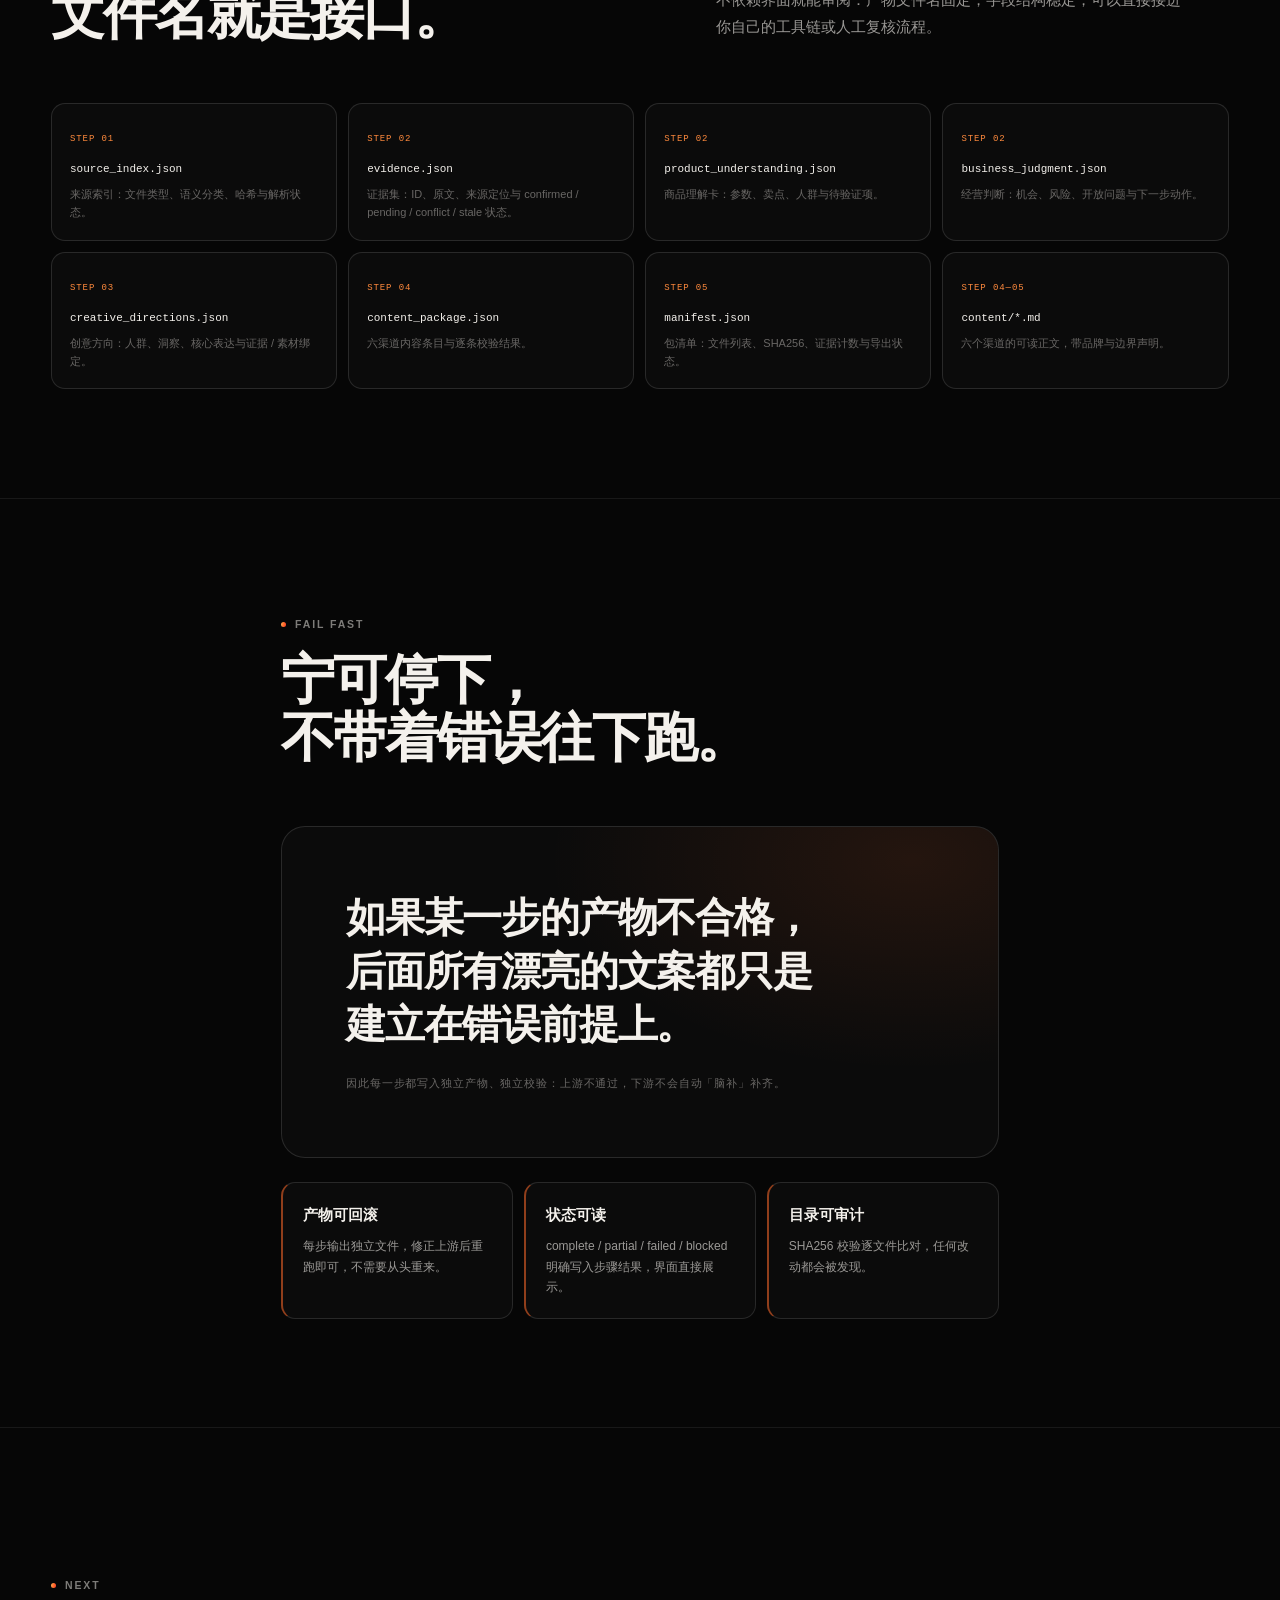
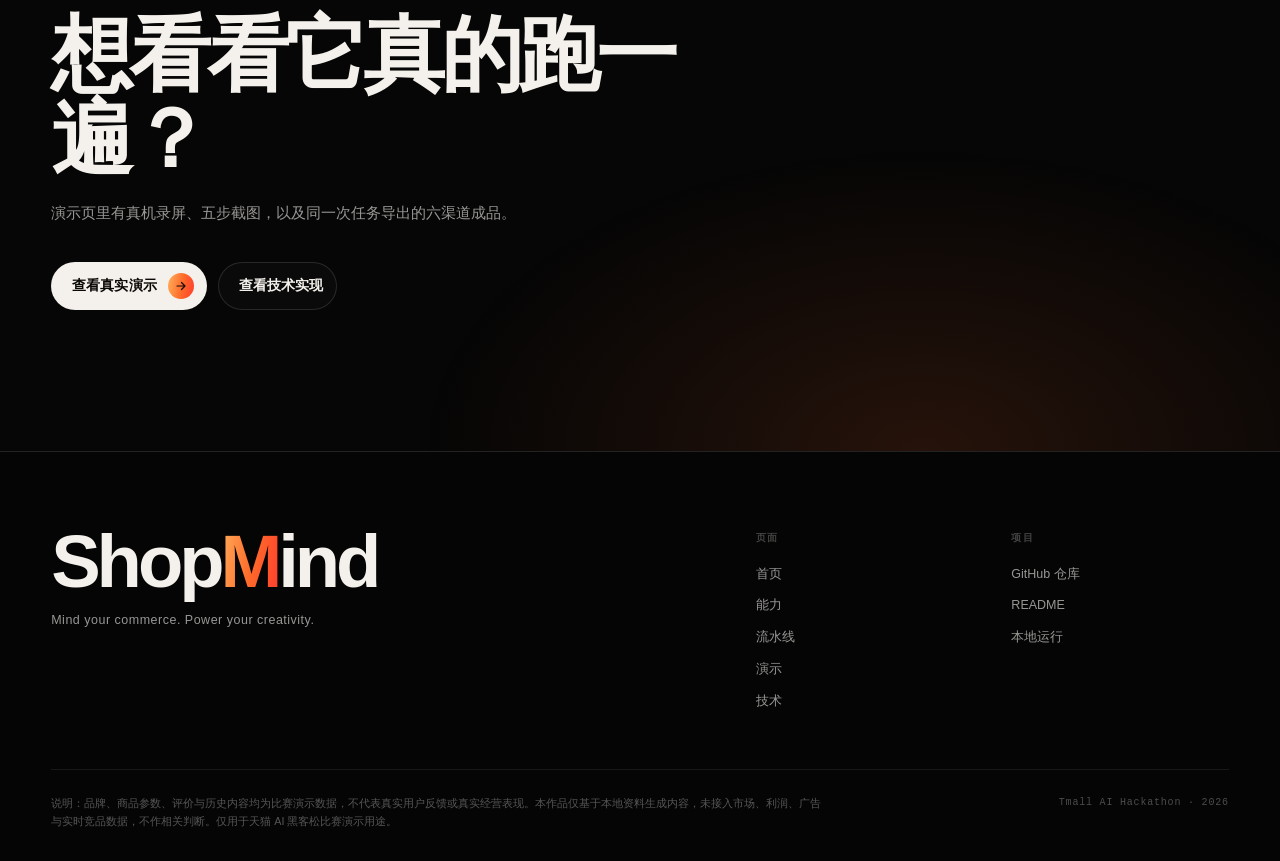
<file: docs/pipeline.html>
<!DOCTYPE html>
<html lang="zh-CN">
<head>
<meta charset="UTF-8">
<meta name="viewport" content="width=device-width, initial-scale=1.0">
<title>流水线 · ShopMind | 五步从资料到可交付内容包</title>
<meta name="description" content="ShopMind 创意五步：录入、理解、方向、生成、导出。每一步的输入、主要输出、固定产物文件名与失败即停原则，全部可回溯。">
<meta name="theme-color" content="#060606">
<meta name="view-transition" content="same-origin">
<link rel="icon" href="./assets/brand/favicon.svg" type="image/svg+xml">
<link rel="icon" href="./assets/brand/favicon-32.png" sizes="32x32" type="image/png">
<link rel="apple-touch-icon" href="./assets/brand/favicon-192.png">
<link rel="preload" href="./assets/fonts/michroma-latin.woff2" as="font" type="font/woff2" crossorigin>
<link rel="stylesheet" href="./assets/site.css">
</head>
<body>
<a class="skip-link" href="#main">跳到主要内容</a>

<header class="site-header" data-header>
  <div class="header-inner">
    <div class="header-left">
      <button class="menu-toggle" type="button" aria-expanded="false" aria-controls="site-menu" data-menu-toggle>
        <span class="menu-bars" aria-hidden="true"><i></i><i></i></span>
        <span>菜单</span>
      </button>
      <a class="brand" href="index.html" aria-label="ShopMind 首页">
        <span class="brand-dot" aria-hidden="true"></span>
        <span>ShopMind</span>
      </a>
    </div>
    <nav class="desktop-nav" aria-label="主要导航">
      <a href="index.html">首页</a>
      <a href="capabilities.html">能力</a>
      <a href="pipeline.html" class="is-active" aria-current="page">流水线</a>
      <a href="demo.html">演示</a>
      <a href="tech.html">技术</a>
    </nav>
    <div class="header-right">
      <a class="header-gh" href="https://github.com/halou02/shopmind-demo" target="_blank" rel="noopener">GitHub</a>
      <a class="node-logo" href="index.html" aria-label="ShopMind 首页">
        <img src="./assets/brand/mark.png" width="22" height="22" alt="" aria-hidden="true" class="node-logo-img">
      </a>
    </div>
  </div>
</header>

<div class="menu-overlay" id="site-menu" hidden>
  <div class="menu-inner">
    <div class="menu-top">
      <span class="menu-label">SHOPMIND / INDEX</span>
      <button class="menu-close" type="button" data-menu-close aria-label="关闭菜单">
        <span aria-hidden="true"></span><span aria-hidden="true"></span>
      </button>
    </div>
    <nav class="menu-nav" aria-label="全站导航">
      <a class="menu-link" href="index.html"><span class="num">01</span>首页<small>Home</small></a>
      <a class="menu-link" href="capabilities.html"><span class="num">02</span>能力<small>Capabilities</small></a>
      <a class="menu-link" href="pipeline.html" aria-current="page"><span class="num">03</span>流水线<small>Pipeline</small></a>
      <a class="menu-link" href="demo.html"><span class="num">04</span>演示<small>Live Demo</small></a>
      <a class="menu-link" href="tech.html"><span class="num">05</span>技术<small>Technology</small></a>
    </nav>
    <div class="menu-foot">
      <p>本地优先的 AI 商品创意导演。把你已经拥有的资料，变成一套可交付、可回溯的六渠道创意包。</p>
      <a class="btn btn-ghost btn-small" href="https://github.com/halou02/shopmind-demo" target="_blank" rel="noopener">
        GitHub 仓库
        <span class="arrow"><svg width="11" height="11" viewBox="0 0 12 12" fill="none" aria-hidden="true"><path d="M2 6h8M6.5 2.5 10 6l-3.5 3.5" stroke="currentColor" stroke-width="1.2" stroke-linecap="round" stroke-linejoin="round"/></svg></span>
      </a>
    </div>
  </div>
</div>

<main id="main" class="page-main">

  <section class="page-hero">
    <div class="pw-glass" aria-hidden="true"><i></i></div>
    <div class="pw-grain" aria-hidden="true"></div>
    
    <div class="container">
      <div class="page-index"><i aria-hidden="true"></i>03 / PIPELINE</div>
      <h1 data-reveal="line"><span class="ln"><span>五步，</span></span><span class="ln"><span>每一步都留下文件。</span></span></h1>
      <div class="page-hero-foot">
        <p class="lead">录入 → 理解 → 方向 → 生成 → 导出。每步都有明确输入、结构化输出与固定产物文件名，任一步骤失败即停，不会带着错误结果继续往下跑。</p>
        <div class="page-meta">
          <span class="chip chip-accent">Fail fast</span>
          <span class="chip">Structured output</span>
          <span class="chip chip-mono">7 artifacts</span>
        </div>
      </div>
    </div>
  </section>

  <!-- TIMELINE -->
  <section class="section">
    <div class="container">
      <div class="pipeline-layout">

        <aside class="pipeline-rail">
          <p class="rail-label">STEPS / 01—05</p>
          <nav aria-label="流水线步骤">
            <a class="rail-step" href="#step-1" data-rail>
              <span class="rn">01</span>
              <span><b>录入</b><small>ingest</small></span>
            </a>
            <a class="rail-step" href="#step-2" data-rail>
              <span class="rn">02</span>
              <span><b>理解</b><small>understand</small></span>
            </a>
            <a class="rail-step" href="#step-3" data-rail>
              <span class="rn">03</span>
              <span><b>方向</b><small>direction</small></span>
            </a>
            <a class="rail-step" href="#step-4" data-rail>
              <span class="rn">04</span>
              <span><b>生成</b><small>generate</small></span>
            </a>
            <a class="rail-step" href="#step-5" data-rail>
              <span class="rn">05</span>
              <span><b>导出</b><small>export</small></span>
            </a>
          </nav>
        </aside>

        <div class="pipeline-steps">

          <!-- STEP 1 -->
          <article class="pipe-step" id="step-1">
            <div class="pipe-step-head">
              <span class="pipe-step-num" aria-hidden="true">01</span>
              <div class="pipe-step-title">
                <h2>录入</h2>
                <span class="step-code">scan_sources · app/steps/scan_sources.py</span>
              </div>
            </div>
            <div class="pipe-grid">
              <div>
                <p class="pipe-label">输入</p>
                <ul class="pipe-list">
                  <li>商品信息表（xlsx / csv 多 Sheet）</li>
                  <li>用户评价、历史文案（txt / md）</li>
                  <li>商品图片与短视频素材（png / jpg / webp / mp4）</li>
                  <li>品牌规则与拍摄清单</li>
                </ul>
              </div>
              <div>
                <p class="pipe-label">主要输出</p>
                <ul class="pipe-list">
                  <li>来源索引：按扩展名与文件名语义分类</li>
                  <li>每个来源的文件哈希与解析状态</li>
                  <li>素材资产表：角色（主图 / 场景 / 细节）与路径</li>
                </ul>
                <div class="artifact-row">
                  <span class="artifact">source_index.json</span>
                </div>
              </div>
            </div>
            <p class="pipe-fail"><b>失败即停：</b>来源不可读或目录缺失时写入索引失败，用 <code>index_write_failed</code> 中止，不产生后续产物。</p>
          </article>

          <!-- STEP 2 -->
          <article class="pipe-step" id="step-2">
            <div class="pipe-step-head">
              <span class="pipe-step-num" aria-hidden="true">02</span>
              <div class="pipe-step-title">
                <h2>理解</h2>
                <span class="step-code">extract_evidence · understand_product · judge_business</span>
              </div>
            </div>
            <div class="pipe-grid">
              <div>
                <p class="pipe-label">输入</p>
                <ul class="pipe-list">
                  <li>来源索引与解析出的文本片段</li>
                  <li>商品图片（视觉能力开启时参与理解）</li>
                  <li>工作区品牌规则（仅启用时作为只读上下文）</li>
                </ul>
              </div>
              <div>
                <p class="pipe-label">主要输出</p>
                <ul class="pipe-list">
                  <li>证据集：ID、原文、来源定位与状态</li>
                  <li>商品理解卡：参数、卖点、人群、待验证项</li>
                  <li>经营判断：机会、风险、开放问题与下一步</li>
                </ul>
                <div class="artifact-row">
                  <span class="artifact">evidence.json</span>
                  <span class="artifact">product_understanding.json</span>
                  <span class="artifact">business_judgment.json</span>
                </div>
              </div>
            </div>
            <p class="pipe-fail"><b>失败即停：</b>抽取或写入失败时用 <code>evidence_write_failed</code> / <code>understanding_write_failed</code> 中止；理解卡可在界面上手动修正后重跑。</p>
          </article>

          <!-- STEP 3 -->
          <article class="pipe-step" id="step-3">
            <div class="pipe-step-head">
              <span class="pipe-step-num" aria-hidden="true">03</span>
              <div class="pipe-step-title">
                <h2>方向</h2>
                <span class="step-code">generate_directions · app/steps/generate_directions.py</span>
              </div>
            </div>
            <div class="pipe-grid">
              <div>
                <p class="pipe-label">输入</p>
                <ul class="pipe-list">
                  <li>商品理解卡与经营判断</li>
                  <li>证据白名单（可用证据 ID）</li>
                  <li>素材资产表（可用图片与视频）</li>
                </ul>
              </div>
              <div>
                <p class="pipe-label">主要输出</p>
                <ul class="pipe-list">
                  <li>多个创意方向：人群、洞察、核心表达</li>
                  <li>每个方向的 evidence_ids 与 asset_ids 绑定</li>
                  <li>每个方向的禁忌表达与待验证项</li>
                </ul>
                <div class="artifact-row">
                  <span class="artifact">creative_directions.json</span>
                </div>
              </div>
            </div>
            <p class="pipe-fail"><b>失败即停：</b>方向写入失败用 <code>directions_write_failed</code> 中止；方向白名单为空时不进入生成阶段。</p>
          </article>

          <!-- STEP 4 -->
          <article class="pipe-step" id="step-4">
            <div class="pipe-step-head">
              <span class="pipe-step-num" aria-hidden="true">04</span>
              <div class="pipe-step-title">
                <h2>生成</h2>
                <span class="step-code">generate_content · app/steps/generate_content.py</span>
              </div>
            </div>
            <div class="pipe-grid">
              <div>
                <p class="pipe-label">输入</p>
                <ul class="pipe-list">
                  <li>选定的创意方向（必须先选定）</li>
                  <li>商品理解、证据集与素材路径</li>
                  <li>工作区品牌规则（仅启用时作为只读上下文）</li>
                </ul>
              </div>
              <div>
                <p class="pipe-label">主要输出</p>
                <ul class="pipe-list">
                  <li>六个渠道的内容条目，逐条标注校验等级</li>
                  <li>每条内容的 evidence_ids 与 asset_ids 引用</li>
                  <li>生成来源、失败数与警告数汇总</li>
                </ul>
                <div class="artifact-row">
                  <span class="artifact">content_package.json</span>
                  <span class="artifact">content/*.md</span>
                </div>
              </div>
            </div>
            <p class="pipe-fail"><b>失败即停：</b>任一渠道校验为 FAIL 即计入 <code>fail_count</code>，步骤状态置为失败；写入失败用 <code>content_write_failed</code> 中止。</p>
          </article>

          <!-- STEP 5 -->
          <article class="pipe-step" id="step-5">
            <div class="pipe-step-head">
              <span class="pipe-step-num" aria-hidden="true">05</span>
              <div class="pipe-step-title">
                <h2>导出</h2>
                <span class="step-code">export_content_package · app/export/content_package.py</span>
              </div>
            </div>
            <div class="pipe-grid">
              <div>
                <p class="pipe-label">输入</p>
                <ul class="pipe-list">
                  <li>商品理解、经营判断、创意方向与证据集</li>
                  <li>内容生成报告（六渠道条目）</li>
                  <li>来源索引与输出目录（必须与素材包隔离）</li>
                </ul>
              </div>
              <div>
                <p class="pipe-label">主要输出</p>
                <ul class="pipe-list">
                  <li>标准内容包目录：结构化 JSON + 六渠道 Markdown</li>
                  <li>清单与逐文件 SHA256 校验</li>
                  <li>导出状态（ready / partial / blocked）与原因</li>
                </ul>
                <div class="artifact-row">
                  <span class="artifact">manifest.json</span>
                  <span class="artifact">README.md</span>
                  <span class="artifact">source_index.json</span>
                </div>
              </div>
            </div>
            <p class="pipe-fail"><b>失败即停：</b>导出目录位于素材包内、存在 stale 证据或内容 FAIL 时，标记为 <code>blocked</code> 并清理暂存目录；校验不一致则不落盘。</p>
          </article>

        </div>
      </div>
    </div>
  </section>

  <!-- ARTIFACTS -->
  <section class="section">
    <div class="container">
      <div class="section-head" data-reveal>
        <div>
          <p class="eyebrow"><span class="dot"></span>Fixed Artifacts</p>
          <h2>固定产物，<br>文件名就是接口。</h2>
        </div>
        <p class="lead">不依赖界面就能审阅：产物文件名固定，字段结构稳定，可以直接接进你自己的工具链或人工复核流程。</p>
      </div>

      <div class="artifact-grid" data-reveal>
        <div class="artifact-card">
          <span class="a-step">STEP 01</span>
          <code>source_index.json</code>
          <p>来源索引：文件类型、语义分类、哈希与解析状态。</p>
        </div>
        <div class="artifact-card">
          <span class="a-step">STEP 02</span>
          <code>evidence.json</code>
          <p>证据集：ID、原文、来源定位与 confirmed / pending / conflict / stale 状态。</p>
        </div>
        <div class="artifact-card">
          <span class="a-step">STEP 02</span>
          <code>product_understanding.json</code>
          <p>商品理解卡：参数、卖点、人群与待验证项。</p>
        </div>
        <div class="artifact-card">
          <span class="a-step">STEP 02</span>
          <code>business_judgment.json</code>
          <p>经营判断：机会、风险、开放问题与下一步动作。</p>
        </div>
        <div class="artifact-card">
          <span class="a-step">STEP 03</span>
          <code>creative_directions.json</code>
          <p>创意方向：人群、洞察、核心表达与证据 / 素材绑定。</p>
        </div>
        <div class="artifact-card">
          <span class="a-step">STEP 04</span>
          <code>content_package.json</code>
          <p>六渠道内容条目与逐条校验结果。</p>
        </div>
        <div class="artifact-card">
          <span class="a-step">STEP 05</span>
          <code>manifest.json</code>
          <p>包清单：文件列表、SHA256、证据计数与导出状态。</p>
        </div>
        <div class="artifact-card">
          <span class="a-step">STEP 04—05</span>
          <code>content/*.md</code>
          <p>六个渠道的可读正文，带品牌与边界声明。</p>
        </div>
      </div>
    </div>
  </section>

  <!-- PRINCIPLE -->
  <section class="section">
    <div class="container section-narrow">
      <div class="section-head" data-reveal>
        <div>
          <p class="eyebrow"><span class="dot"></span>Fail Fast</p>
          <h2>宁可停下，<br>不带着错误往下跑。</h2>
        </div>
      </div>
      <div class="quote-panel" data-reveal>
        <blockquote>如果某一步的产物不合格，后面所有漂亮的文案都只是建立在错误前提上。</blockquote>
        <p class="quote-meta">因此每一步都写入独立产物、独立校验：上游不通过，下游不会自动「脑补」补齐。</p>
      </div>
      <div class="boundary-grid mt-24" data-reveal>
        <div class="boundary-card">
          <h3>产物可回滚</h3>
          <p>每步输出独立文件，修正上游后重跑即可，不需要从头重来。</p>
        </div>
        <div class="boundary-card">
          <h3>状态可读</h3>
          <p>complete / partial / failed / blocked 明确写入步骤结果，界面直接展示。</p>
        </div>
        <div class="boundary-card">
          <h3>目录可审计</h3>
          <p>SHA256 校验逐文件比对，任何改动都会被发现。</p>
        </div>
      </div>
    </div>
  </section>

  <section class="final-cta">
    <div class="container">
      <p class="eyebrow" data-reveal><span class="dot"></span>Next</p>
      <h2 data-reveal>想看看它真的跑一遍？</h2>
      <p class="lead" data-reveal>演示页里有真机录屏、五步截图，以及同一次任务导出的六渠道成品。</p>
      <div class="cta-actions" data-reveal>
        <a class="btn btn-light" href="demo.html">
          查看真实演示
          <span class="arrow"><svg width="12" height="12" viewBox="0 0 12 12" fill="none" aria-hidden="true"><path d="M2 6h8M6.5 2.5 10 6l-3.5 3.5" stroke="currentColor" stroke-width="1.2" stroke-linecap="round" stroke-linejoin="round"/></svg></span>
        </a>
        <a class="btn btn-ghost" href="tech.html">查看技术实现</a>
      </div>
    </div>
  </section>

</main>

<footer class="site-footer">
  <div class="container">
    <div class="footer-top">
      <div>
        <p class="footer-word">Shop<span class="wm-m">M</span>ind</p>
        <p class="footer-line">Mind your commerce. Power your creativity.</p>
      </div>
      <div class="footer-cols">
        <div>
          <p class="footer-label">页面</p>
          <a href="index.html">首页</a>
          <a href="capabilities.html">能力</a>
          <a href="pipeline.html">流水线</a>
          <a href="demo.html">演示</a>
          <a href="tech.html">技术</a>
        </div>
        <div>
          <p class="footer-label">项目</p>
          <a href="https://github.com/halou02/shopmind-demo" target="_blank" rel="noopener">GitHub 仓库</a>
          <a href="https://github.com/halou02/shopmind-demo#readme" target="_blank" rel="noopener">README</a>
          <a href="tech.html#run">本地运行</a>
        </div>
      </div>
    </div>
    <div class="footer-bottom">
      <p class="disclaimer">说明：品牌、商品参数、评价与历史内容均为比赛演示数据，不代表真实用户反馈或真实经营表现。本作品仅基于本地资料生成内容，未接入市场、利润、广告与实时竞品数据，不作相关判断。仅用于天猫 AI 黑客松比赛演示用途。</p>
      <p class="copyright">Tmall AI Hackathon · 2026</p>
    </div>
  </div>
</footer>

<script src="./assets/site.js" defer></script>
</body>
</html>
</file>
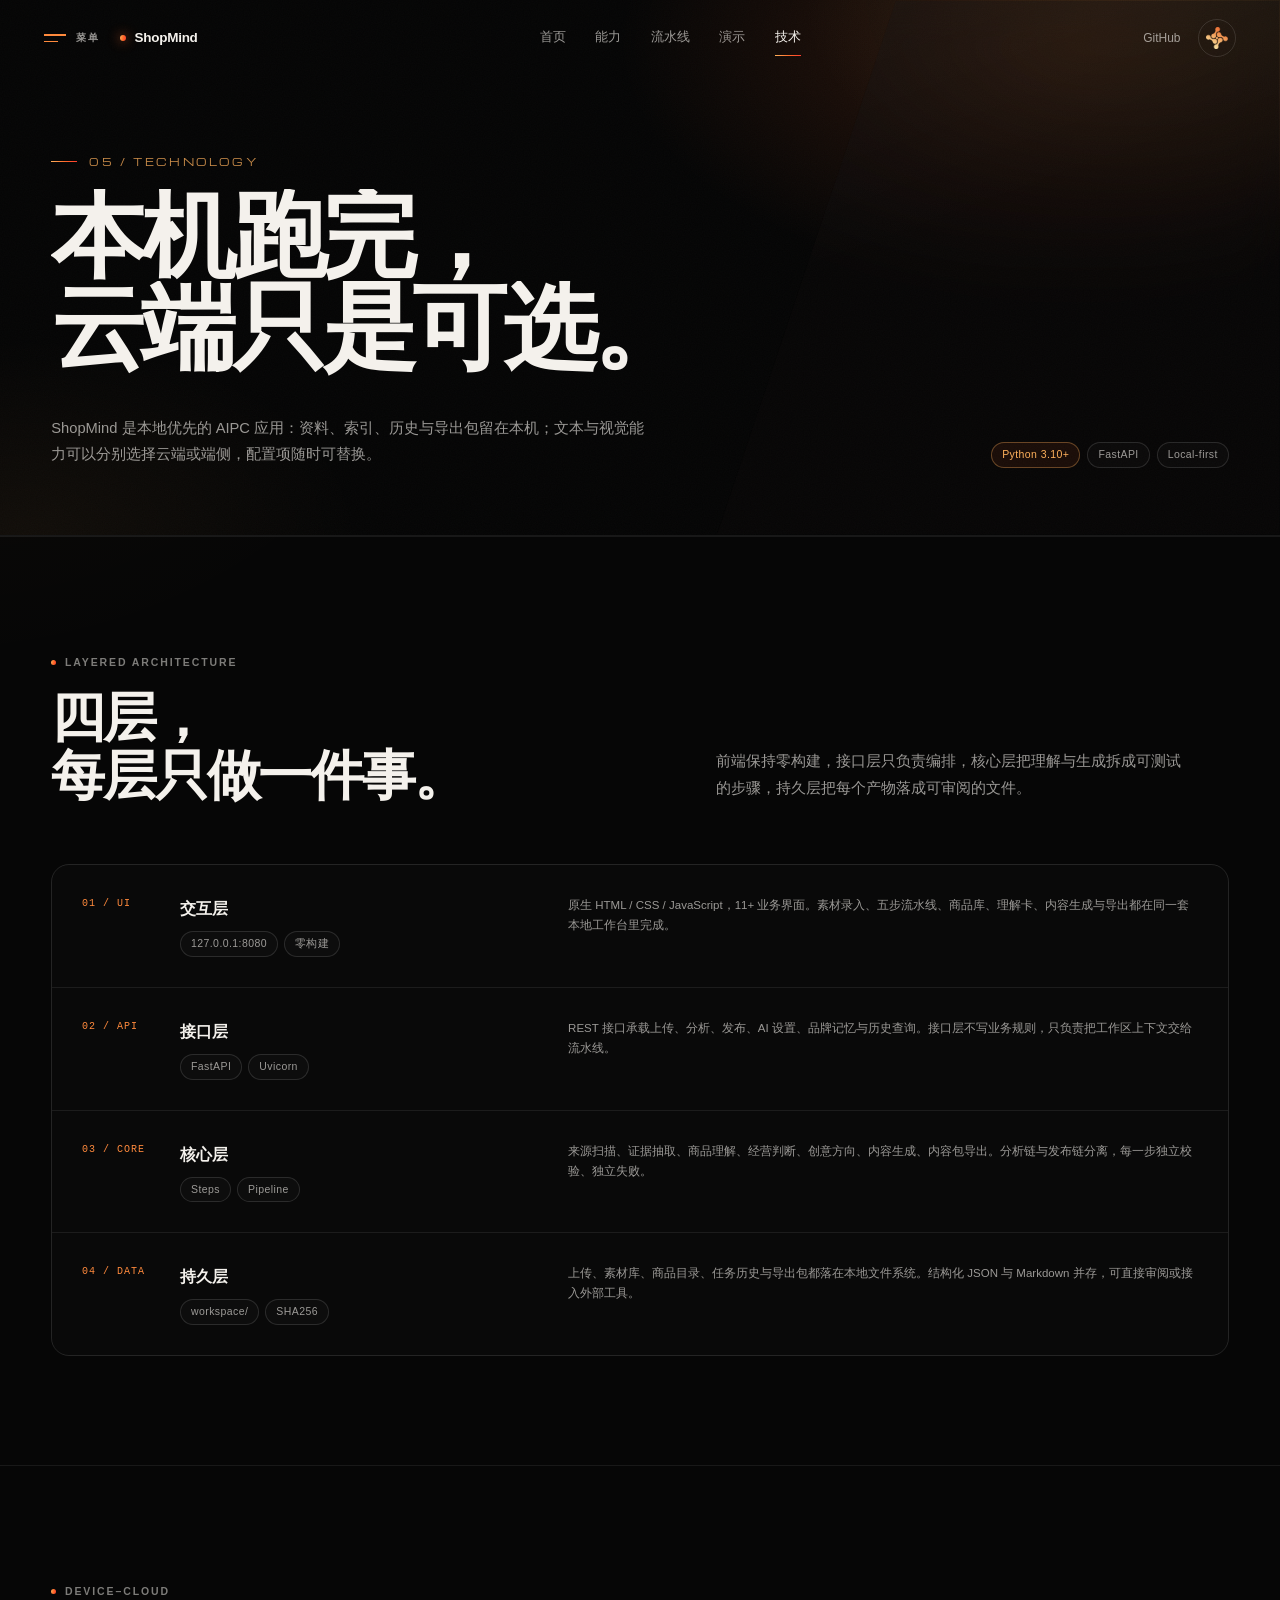
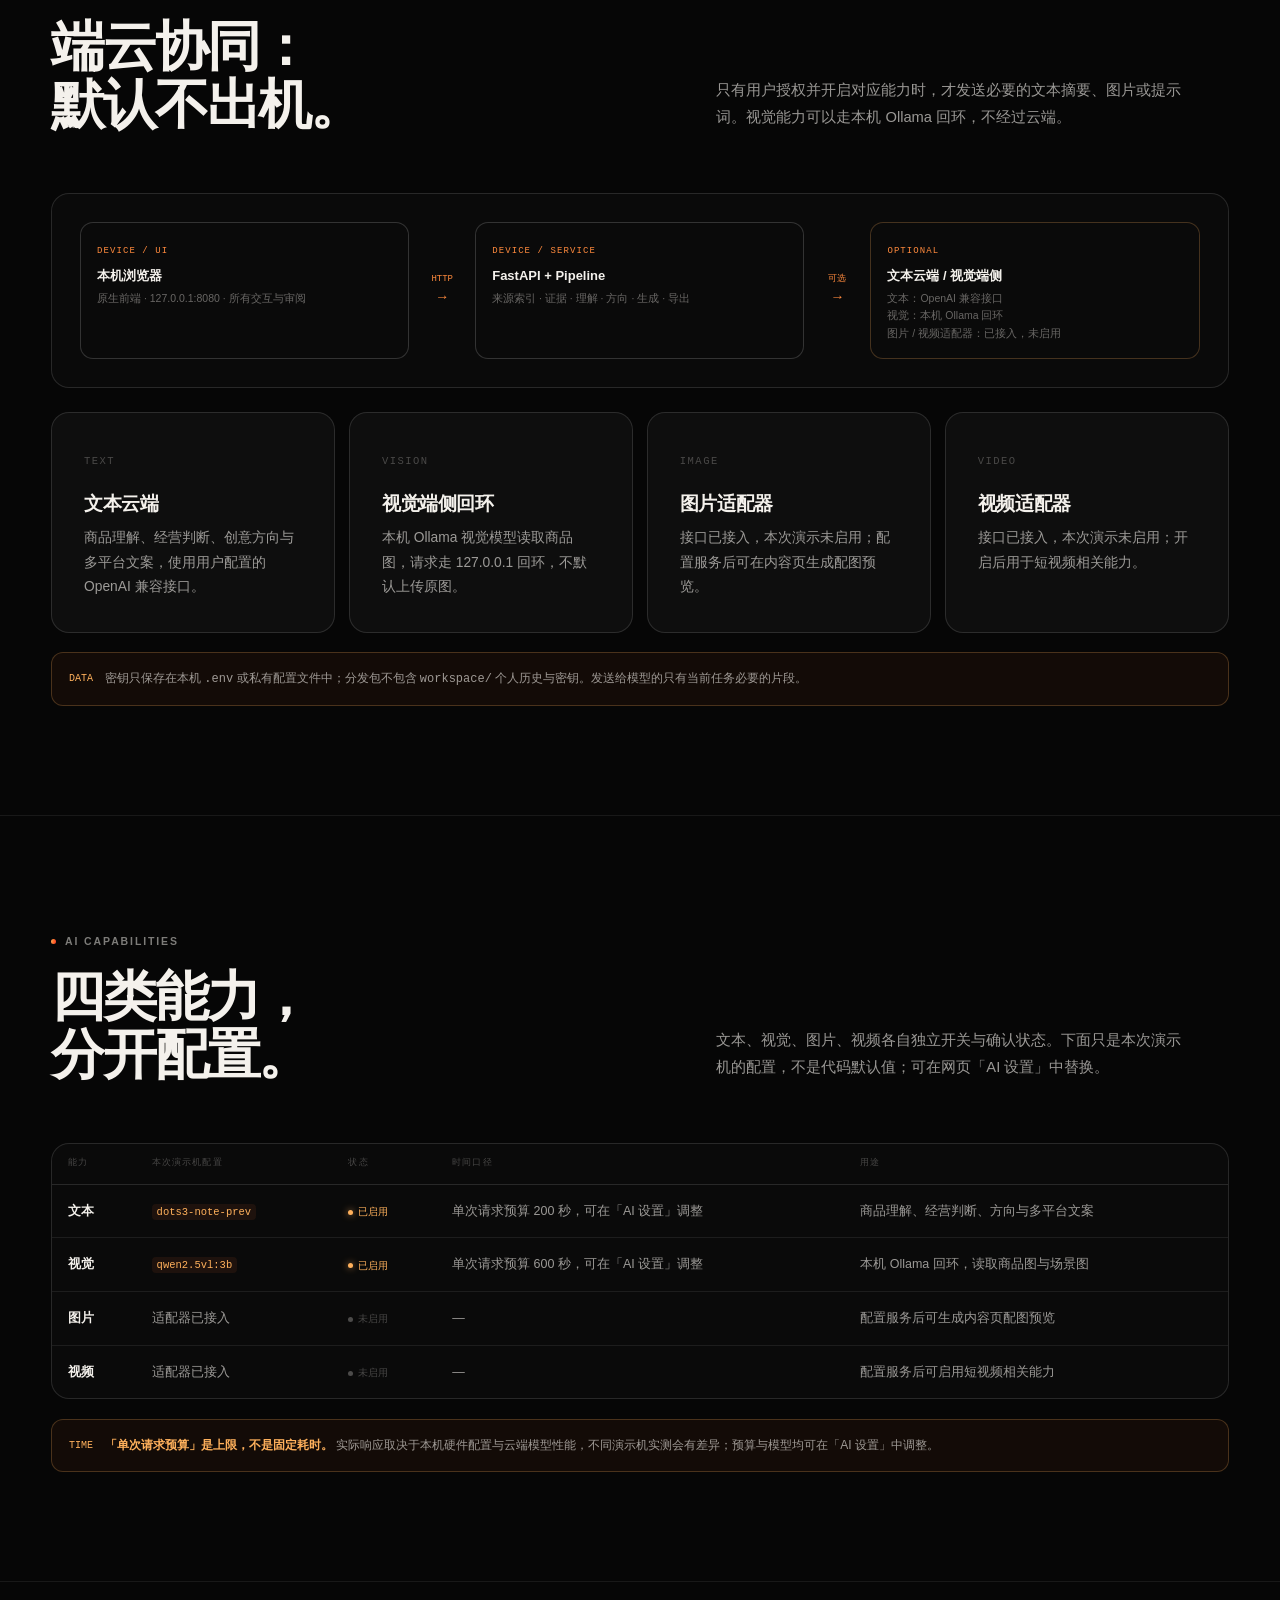
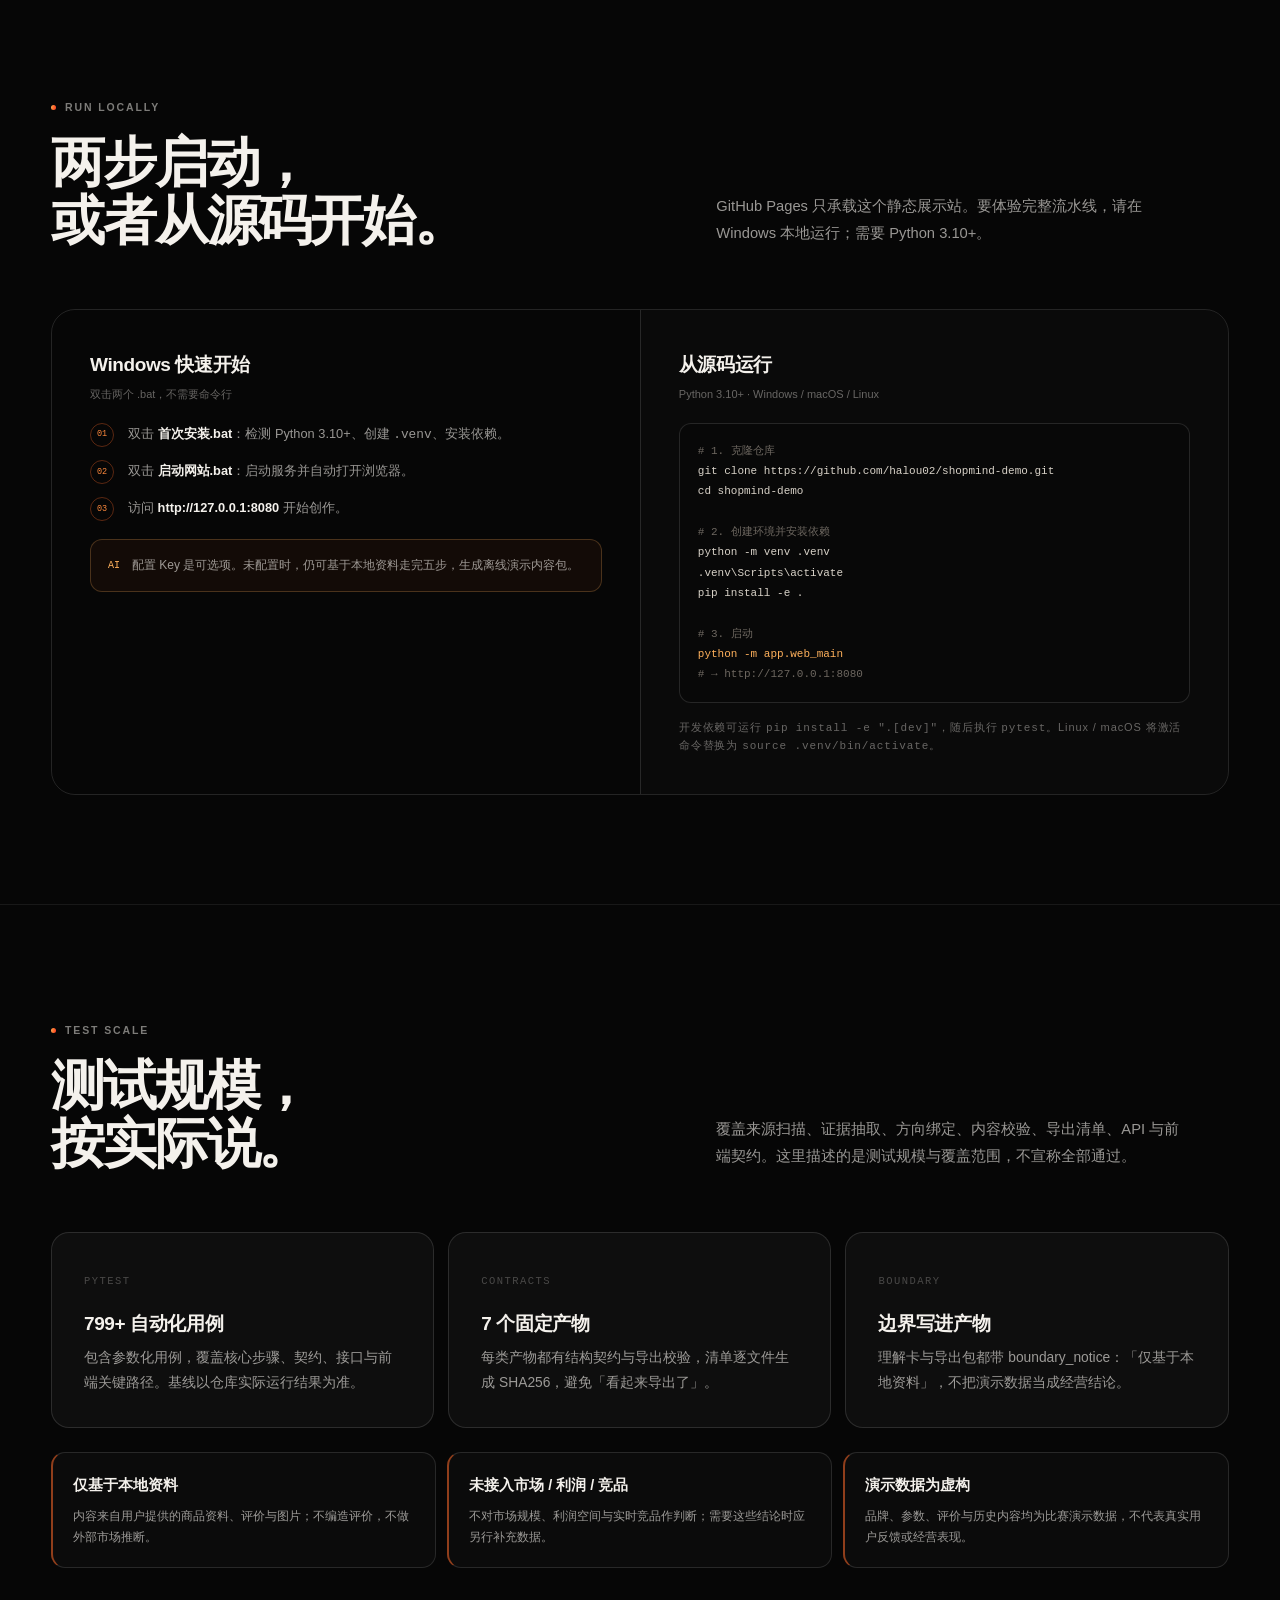
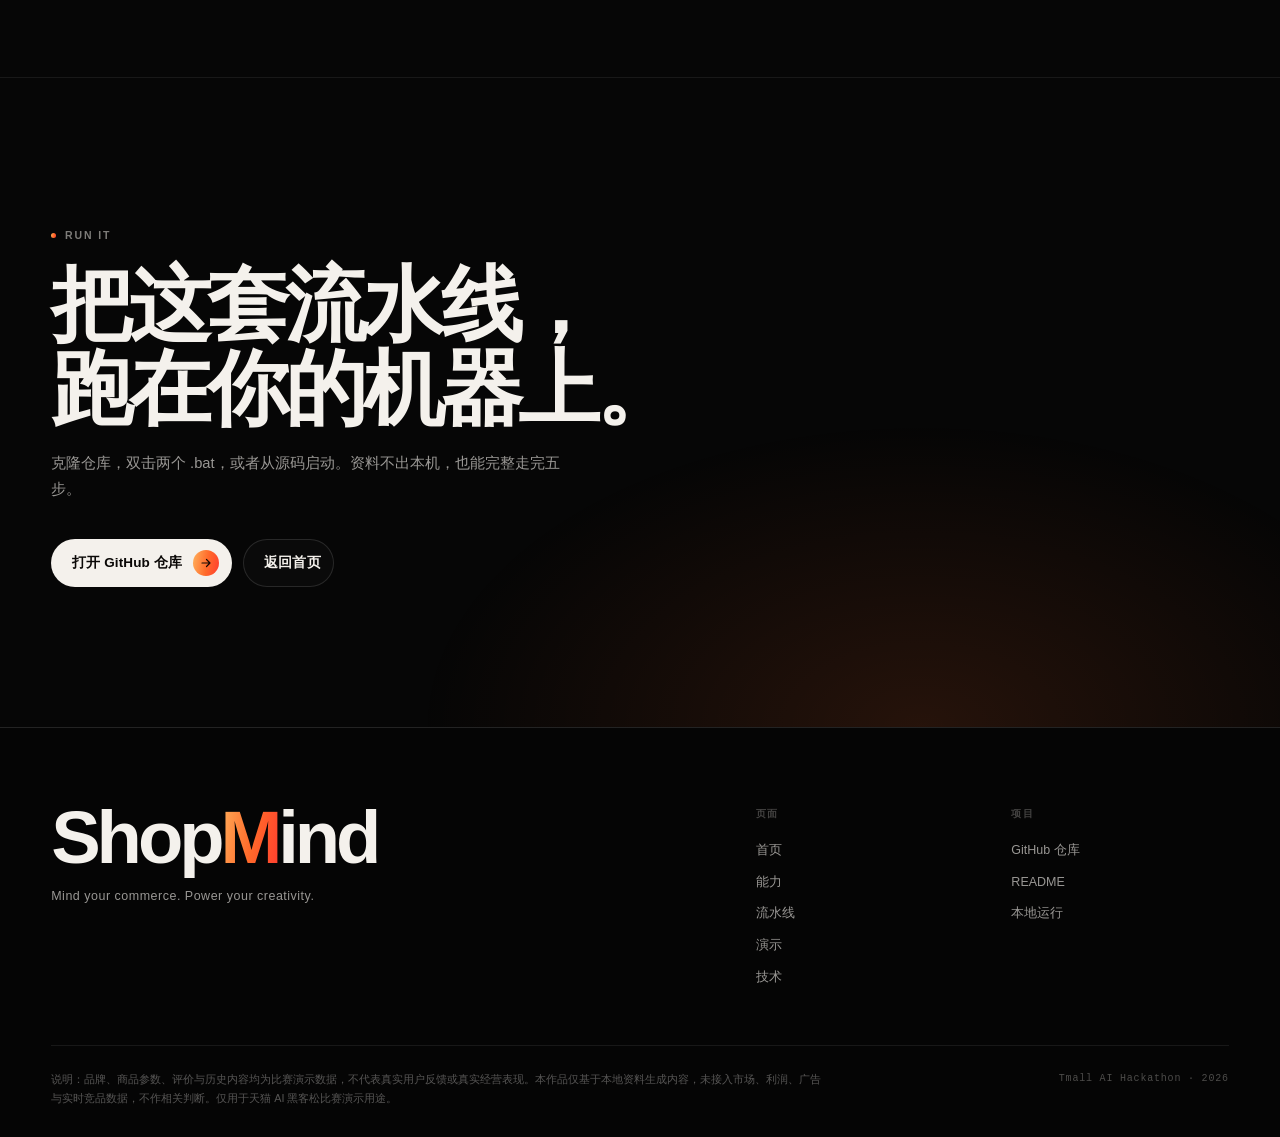
<file: docs/tech.html>
<!DOCTYPE html>
<html lang="zh-CN">
<head>
<meta charset="UTF-8">
<meta name="viewport" content="width=device-width, initial-scale=1.0">
<title>技术 · ShopMind | 分层架构、端云协同与本地运行</title>
<meta name="description" content="ShopMind 技术说明：四层架构、文本云端与视觉端侧回环、四类 AI 能力配置、Python 3.10+ 本地运行两步启动，以及 800+ 自动化用例的测试规模说明。">
<meta name="theme-color" content="#060606">
<meta name="view-transition" content="same-origin">
<link rel="icon" href="./assets/brand/favicon.svg" type="image/svg+xml">
<link rel="icon" href="./assets/brand/favicon-32.png" sizes="32x32" type="image/png">
<link rel="apple-touch-icon" href="./assets/brand/favicon-192.png">
<link rel="preload" href="./assets/fonts/michroma-latin.woff2" as="font" type="font/woff2" crossorigin>
<link rel="stylesheet" href="./assets/site.css">
</head>
<body>
<a class="skip-link" href="#main">跳到主要内容</a>

<header class="site-header" data-header>
  <div class="header-inner">
    <div class="header-left">
      <button class="menu-toggle" type="button" aria-expanded="false" aria-controls="site-menu" data-menu-toggle>
        <span class="menu-bars" aria-hidden="true"><i></i><i></i></span>
        <span>菜单</span>
      </button>
      <a class="brand" href="index.html" aria-label="ShopMind 首页">
        <span class="brand-dot" aria-hidden="true"></span>
        <span>ShopMind</span>
      </a>
    </div>
    <nav class="desktop-nav" aria-label="主要导航">
      <a href="index.html">首页</a>
      <a href="capabilities.html">能力</a>
      <a href="pipeline.html">流水线</a>
      <a href="demo.html">演示</a>
      <a href="tech.html" class="is-active" aria-current="page">技术</a>
    </nav>
    <div class="header-right">
      <a class="header-gh" href="https://github.com/halou02/shopmind-demo" target="_blank" rel="noopener">GitHub</a>
      <a class="node-logo" href="index.html" aria-label="ShopMind 首页">
        <img src="./assets/brand/mark.png" width="22" height="22" alt="" aria-hidden="true" class="node-logo-img">
      </a>
    </div>
  </div>
</header>

<div class="menu-overlay" id="site-menu" hidden>
  <div class="menu-inner">
    <div class="menu-top">
      <span class="menu-label">SHOPMIND / INDEX</span>
      <button class="menu-close" type="button" data-menu-close aria-label="关闭菜单">
        <span aria-hidden="true"></span><span aria-hidden="true"></span>
      </button>
    </div>
    <nav class="menu-nav" aria-label="全站导航">
      <a class="menu-link" href="index.html"><span class="num">01</span>首页<small>Home</small></a>
      <a class="menu-link" href="capabilities.html"><span class="num">02</span>能力<small>Capabilities</small></a>
      <a class="menu-link" href="pipeline.html"><span class="num">03</span>流水线<small>Pipeline</small></a>
      <a class="menu-link" href="demo.html"><span class="num">04</span>演示<small>Live Demo</small></a>
      <a class="menu-link" href="tech.html" aria-current="page"><span class="num">05</span>技术<small>Technology</small></a>
    </nav>
    <div class="menu-foot">
      <p>本地优先的 AI 商品创意导演。把你已经拥有的资料，变成一套可交付、可回溯的六渠道创意包。</p>
      <a class="btn btn-ghost btn-small" href="https://github.com/halou02/shopmind-demo" target="_blank" rel="noopener">
        GitHub 仓库
        <span class="arrow"><svg width="11" height="11" viewBox="0 0 12 12" fill="none" aria-hidden="true"><path d="M2 6h8M6.5 2.5 10 6l-3.5 3.5" stroke="currentColor" stroke-width="1.2" stroke-linecap="round" stroke-linejoin="round"/></svg></span>
      </a>
    </div>
  </div>
</div>

<main id="main" class="page-main">

  <section class="page-hero">
    <div class="pw-glass" aria-hidden="true"><i></i></div>
    <div class="pw-grain" aria-hidden="true"></div>
    
    <div class="container">
      <div class="page-index"><i aria-hidden="true"></i>05 / TECHNOLOGY</div>
      <h1 data-reveal="line"><span class="ln"><span>本机跑完，</span></span><span class="ln"><span>云端只是可选。</span></span></h1>
      <div class="page-hero-foot">
        <p class="lead">ShopMind 是本地优先的 AIPC 应用：资料、索引、历史与导出包留在本机；文本与视觉能力可以分别选择云端或端侧，配置项随时可替换。</p>
        <div class="page-meta">
          <span class="chip chip-accent">Python 3.10+</span>
          <span class="chip">FastAPI</span>
          <span class="chip">Local-first</span>
        </div>
      </div>
    </div>
  </section>

  <!-- ARCHITECTURE -->
  <section class="section">
    <div class="container">
      <div class="section-head" data-reveal>
        <div>
          <p class="eyebrow"><span class="dot"></span>Layered Architecture</p>
          <h2>四层，<br>每层只做一件事。</h2>
        </div>
        <p class="lead">前端保持零构建，接口层只负责编排，核心层把理解与生成拆成可测试的步骤，持久层把每个产物落成可审阅的文件。</p>
      </div>

      <div class="arch-stack" data-reveal>
        <div class="arch-layer">
          <span class="ln">01 / UI</span>
          <div><h3>交互层</h3><div class="arch-tags"><span class="chip">127.0.0.1:8080</span><span class="chip">零构建</span></div></div>
          <div class="arch-body">
            <p>原生 HTML / CSS / JavaScript，11+ 业务界面。素材录入、五步流水线、商品库、理解卡、内容生成与导出都在同一套本地工作台里完成。</p>
          </div>
        </div>
        <div class="arch-layer">
          <span class="ln">02 / API</span>
          <div><h3>接口层</h3><div class="arch-tags"><span class="chip">FastAPI</span><span class="chip">Uvicorn</span></div></div>
          <div class="arch-body">
            <p>REST 接口承载上传、分析、发布、AI 设置、品牌记忆与历史查询。接口层不写业务规则，只负责把工作区上下文交给流水线。</p>
          </div>
        </div>
        <div class="arch-layer">
          <span class="ln">03 / CORE</span>
          <div><h3>核心层</h3><div class="arch-tags"><span class="chip">Steps</span><span class="chip">Pipeline</span></div></div>
          <div class="arch-body">
            <p>来源扫描、证据抽取、商品理解、经营判断、创意方向、内容生成、内容包导出。分析链与发布链分离，每一步独立校验、独立失败。</p>
          </div>
        </div>
        <div class="arch-layer">
          <span class="ln">04 / DATA</span>
          <div><h3>持久层</h3><div class="arch-tags"><span class="chip">workspace/</span><span class="chip">SHA256</span></div></div>
          <div class="arch-body">
            <p>上传、素材库、商品目录、任务历史与导出包都落在本地文件系统。结构化 JSON 与 Markdown 并存，可直接审阅或接入外部工具。</p>
          </div>
        </div>
      </div>
    </div>
  </section>

  <!-- END-CLOUD -->
  <section class="section">
    <div class="container">
      <div class="section-head" data-reveal>
        <div>
          <p class="eyebrow"><span class="dot"></span>Device–Cloud</p>
          <h2>端云协同：<br>默认不出机。</h2>
        </div>
        <p class="lead">只有用户授权并开启对应能力时，才发送必要的文本摘要、图片或提示词。视觉能力可以走本机 Ollama 回环，不经过云端。</p>
      </div>

      <div class="topology" data-reveal>
        <div class="topo-node local">
          <span class="tn-k">DEVICE / UI</span>
          <b>本机浏览器</b>
          <span>原生前端 · 127.0.0.1:8080 · 所有交互与审阅</span>
        </div>
        <div class="topo-arrow">HTTP<span>→</span></div>
        <div class="topo-node local">
          <span class="tn-k">DEVICE / SERVICE</span>
          <b>FastAPI + Pipeline</b>
          <span>来源索引 · 证据 · 理解 · 方向 · 生成 · 导出</span>
        </div>
        <div class="topo-arrow">可选<span>→</span></div>
        <div class="topo-node cloud">
          <span class="tn-k">OPTIONAL</span>
          <b>文本云端 / 视觉端侧</b>
          <span>文本：OpenAI 兼容接口<br>视觉：本机 Ollama 回环<br>图片 / 视频适配器：已接入，未启用</span>
        </div>
      </div>

      <div class="g4 mt-24" data-reveal>
        <div class="card">
          <span class="card-index">TEXT</span>
          <h3>文本云端</h3>
          <p>商品理解、经营判断、创意方向与多平台文案，使用用户配置的 OpenAI 兼容接口。</p>
        </div>
        <div class="card">
          <span class="card-index">VISION</span>
          <h3>视觉端侧回环</h3>
          <p>本机 Ollama 视觉模型读取商品图，请求走 127.0.0.1 回环，不默认上传原图。</p>
        </div>
        <div class="card">
          <span class="card-index">IMAGE</span>
          <h3>图片适配器</h3>
          <p>接口已接入，本次演示未启用；配置服务后可在内容页生成配图预览。</p>
        </div>
        <div class="card">
          <span class="card-index">VIDEO</span>
          <h3>视频适配器</h3>
          <p>接口已接入，本次演示未启用；开启后用于短视频相关能力。</p>
        </div>
      </div>

      <div class="callout" data-reveal>
        <span class="co-mark">DATA</span>
        <span>密钥只保存在本机 <code>.env</code> 或私有配置文件中；分发包不包含 <code>workspace/</code> 个人历史与密钥。发送给模型的只有当前任务必要的片段。</span>
      </div>
    </div>
  </section>

  <!-- CONFIG -->
  <section class="section">
    <div class="container">
      <div class="section-head" data-reveal>
        <div>
          <p class="eyebrow"><span class="dot"></span>AI Capabilities</p>
          <h2>四类能力，<br>分开配置。</h2>
        </div>
        <p class="lead">文本、视觉、图片、视频各自独立开关与确认状态。下面只是本次演示机的配置，不是代码默认值；可在网页「AI 设置」中替换。</p>
      </div>

      <div class="table-wrap" data-reveal>
        <table class="config-table">
          <thead>
            <tr>
              <th>能力</th>
              <th>本次演示机配置</th>
              <th>状态</th>
              <th>时间口径</th>
              <th>用途</th>
            </tr>
          </thead>
          <tbody>
            <tr>
              <td>文本</td>
              <td><code>dots3-note-prev</code></td>
              <td><span class="state on"><i aria-hidden="true"></i>已启用</span></td>
              <td>单次请求预算 200 秒，可在「AI 设置」调整</td>
              <td>商品理解、经营判断、方向与多平台文案</td>
            </tr>
            <tr>
              <td>视觉</td>
              <td><code>qwen2.5vl:3b</code></td>
              <td><span class="state on"><i aria-hidden="true"></i>已启用</span></td>
              <td>单次请求预算 600 秒，可在「AI 设置」调整</td>
              <td>本机 Ollama 回环，读取商品图与场景图</td>
            </tr>
            <tr>
              <td>图片</td>
              <td>适配器已接入</td>
              <td><span class="state off"><i aria-hidden="true"></i>未启用</span></td>
              <td>—</td>
              <td>配置服务后可生成内容页配图预览</td>
            </tr>
            <tr>
              <td>视频</td>
              <td>适配器已接入</td>
              <td><span class="state off"><i aria-hidden="true"></i>未启用</span></td>
              <td>—</td>
              <td>配置服务后可启用短视频相关能力</td>
            </tr>
          </tbody>
        </table>
      </div>

      <div class="callout" data-reveal>
        <span class="co-mark">TIME</span>
        <span><b>「单次请求预算」是上限，不是固定耗时。</b> 实际响应取决于本机硬件配置与云端模型性能，不同演示机实测会有差异；预算与模型均可在「AI 设置」中调整。</span>
      </div>
    </div>
  </section>

  <!-- RUN -->
  <section class="section" id="run">
    <div class="container">
      <div class="section-head" data-reveal>
        <div>
          <p class="eyebrow"><span class="dot"></span>Run Locally</p>
          <h2>两步启动，<br>或者从源码开始。</h2>
        </div>
        <p class="lead">GitHub Pages 只承载这个静态展示站。要体验完整流水线，请在 Windows 本地运行；需要 Python 3.10+。</p>
      </div>

      <div class="run-grid" data-reveal>
        <div class="run-col">
          <h3>Windows 快速开始</h3>
          <p class="run-sub">双击两个 .bat，不需要命令行</p>
          <ol class="run-steps">
            <li>双击 <b>首次安装.bat</b>：检测 Python 3.10+、创建 <code>.venv</code>、安装依赖。</li>
            <li>双击 <b>启动网站.bat</b>：启动服务并自动打开浏览器。</li>
            <li>访问 <b>http://127.0.0.1:8080</b> 开始创作。</li>
          </ol>
          <div class="callout">
            <span class="co-mark">AI</span>
            <span>配置 Key 是可选项。未配置时，仍可基于本地资料走完五步，生成离线演示内容包。</span>
          </div>
        </div>
        <div class="run-col">
          <h3>从源码运行</h3>
          <p class="run-sub">Python 3.10+ · Windows / macOS / Linux</p>
<pre class="code"><span class="c"># 1. 克隆仓库</span>
git clone https://github.com/halou02/shopmind-demo.git
cd shopmind-demo

<span class="c"># 2. 创建环境并安装依赖</span>
python -m venv .venv
.venv\Scripts\activate
pip install -e .

<span class="c"># 3. 启动</span>
<span class="k">python -m app.web_main</span>
<span class="c"># → http://127.0.0.1:8080</span></pre>
          <p class="micro mt-16">开发依赖可运行 <code>pip install -e ".[dev]"</code>，随后执行 <code>pytest</code>。Linux / macOS 将激活命令替换为 <code>source .venv/bin/activate</code>。</p>
        </div>
      </div>
    </div>
  </section>

  <!-- SCALE & BOUNDARY -->
  <section class="section">
    <div class="container">
      <div class="section-head" data-reveal>
        <div>
          <p class="eyebrow"><span class="dot"></span>Test Scale</p>
          <h2>测试规模，<br>按实际说。</h2>
        </div>
        <p class="lead">覆盖来源扫描、证据抽取、方向绑定、内容校验、导出清单、API 与前端契约。这里描述的是测试规模与覆盖范围，不宣称全部通过。</p>
      </div>

      <div class="g3" data-reveal>
        <div class="card">
          <span class="card-index">PYTEST</span>
          <h3><span data-count="800">800</span>+ 自动化用例</h3>
          <p>包含参数化用例，覆盖核心步骤、契约、接口与前端关键路径。基线以仓库实际运行结果为准。</p>
        </div>
        <div class="card">
          <span class="card-index">CONTRACTS</span>
          <h3>7 个固定产物</h3>
          <p>每类产物都有结构契约与导出校验，清单逐文件生成 SHA256，避免「看起来导出了」。</p>
        </div>
        <div class="card">
          <span class="card-index">BOUNDARY</span>
          <h3>边界写进产物</h3>
          <p>理解卡与导出包都带 boundary_notice：「仅基于本地资料」，不把演示数据当成经营结论。</p>
        </div>
      </div>

      <div class="boundary-grid mt-24" data-reveal>
        <div class="boundary-card">
          <h3>仅基于本地资料</h3>
          <p>内容来自用户提供的商品资料、评价与图片；不编造评价，不做外部市场推断。</p>
        </div>
        <div class="boundary-card">
          <h3>未接入市场 / 利润 / 竞品</h3>
          <p>不对市场规模、利润空间与实时竞品作判断；需要这些结论时应另行补充数据。</p>
        </div>
        <div class="boundary-card">
          <h3>演示数据为虚构</h3>
          <p>品牌、参数、评价与历史内容均为比赛演示数据，不代表真实用户反馈或经营表现。</p>
        </div>
      </div>
    </div>
  </section>

  <section class="final-cta">
    <div class="container">
      <p class="eyebrow" data-reveal><span class="dot"></span>Run it</p>
      <h2 data-reveal>把这套流水线，<br>跑在你的机器上。</h2>
      <p class="lead" data-reveal>克隆仓库，双击两个 .bat，或者从源码启动。资料不出本机，也能完整走完五步。</p>
      <div class="cta-actions" data-reveal>
        <a class="btn btn-light" href="https://github.com/halou02/shopmind-demo" target="_blank" rel="noopener">
          打开 GitHub 仓库
          <span class="arrow"><svg width="12" height="12" viewBox="0 0 12 12" fill="none" aria-hidden="true"><path d="M2 6h8M6.5 2.5 10 6l-3.5 3.5" stroke="currentColor" stroke-width="1.2" stroke-linecap="round" stroke-linejoin="round"/></svg></span>
        </a>
        <a class="btn btn-ghost" href="index.html">返回首页</a>
      </div>
    </div>
  </section>

</main>

<footer class="site-footer">
  <div class="container">
    <div class="footer-top">
      <div>
        <p class="footer-word">Shop<span class="wm-m">M</span>ind</p>
        <p class="footer-line">Mind your commerce. Power your creativity.</p>
      </div>
      <div class="footer-cols">
        <div>
          <p class="footer-label">页面</p>
          <a href="index.html">首页</a>
          <a href="capabilities.html">能力</a>
          <a href="pipeline.html">流水线</a>
          <a href="demo.html">演示</a>
          <a href="tech.html">技术</a>
        </div>
        <div>
          <p class="footer-label">项目</p>
          <a href="https://github.com/halou02/shopmind-demo" target="_blank" rel="noopener">GitHub 仓库</a>
          <a href="https://github.com/halou02/shopmind-demo#readme" target="_blank" rel="noopener">README</a>
          <a href="tech.html#run">本地运行</a>
        </div>
      </div>
    </div>
    <div class="footer-bottom">
      <p class="disclaimer">说明：品牌、商品参数、评价与历史内容均为比赛演示数据，不代表真实用户反馈或真实经营表现。本作品仅基于本地资料生成内容，未接入市场、利润、广告与实时竞品数据，不作相关判断。仅用于天猫 AI 黑客松比赛演示用途。</p>
      <p class="copyright">Tmall AI Hackathon · 2026</p>
    </div>
  </div>
</footer>

<script src="./assets/site.js" defer></script>
</body>
</html>
</file>
<file: docs/assets/site.css>
/* ==========================================================================
   ShopMind — site.css
   Dark cinematic design system for the 5-page GitHub Pages showcase.
   No build step. One self-hosted display face (Michroma, SIL OFL — see
   assets/fonts/ and assets/SOURCES.md). No external requests.
   ========================================================================== */

@font-face{
  font-family:"Michroma";
  src:url("./fonts/michroma-latin.woff2") format("woff2");
  font-weight:400;font-style:normal;font-display:swap;
  /* Michroma ships Latin only; CJK falls through to the system stack below. */
  unicode-range:U+0000-00FF,U+0131,U+0152-0153,U+02BB-02BC,U+2000-206F,U+2074,U+20AC,U+2122,U+2191,U+2193,U+2212,U+2215,U+FEFF,U+FFFD;
}

:root{
  --bg:#060606;
  --bg-2:#0b0b0c;
  --bg-3:#101011;
  --ink:#f4f1ec;
  --muted:rgba(244,241,236,.62);
  --faint:rgba(244,241,236,.4);
  --ghost:rgba(244,241,236,.26);
  --line:rgba(255,255,255,.12);
  --line-soft:rgba(255,255,255,.075);
  --card:rgba(255,255,255,.035);
  --card-hover:rgba(255,255,255,.05);
  --orange:#ff8a3d;
  --orange-bright:#ffb15c;
  --orange-deep:#ff6a2a;
  --red:#ff3d2e;
  --grad:linear-gradient(100deg,#ffb15c 0%,#ff6a2a 54%,#ff3d2e 100%);
  --r:18px;
  --r-lg:24px;
  --glass:rgba(10,9,8,.52);
  --glass-line:rgba(255,255,255,.14);
  --sans:"Segoe UI","PingFang SC","Microsoft YaHei",sans-serif;
  --font-display:"Michroma","Segoe UI","PingFang SC",sans-serif;
  --mono:ui-monospace,SFMono-Regular,Menlo,Consolas,"Liberation Mono",monospace;
  --max:1320px;
  --pad:clamp(20px,4vw,56px);
  --ease:cubic-bezier(.22,.61,.36,1);
  --ease-out-expo:cubic-bezier(.16,1,.3,1);
}

*,*::before,*::after{box-sizing:border-box}
[hidden]{display:none!important}
html{-webkit-text-size-adjust:100%;scroll-behavior:smooth}
body{
  margin:0;
  background:
    radial-gradient(1200px 760px at 84% -12%, rgba(255,106,42,.06), transparent 62%),
    radial-gradient(900px 700px at -6% 28%, rgba(255,177,92,.035), transparent 60%),
    var(--bg);
  background-attachment:fixed;
  color:var(--ink);
  font-family:var(--sans);
  font-size:16px;
  line-height:1.75;
  -webkit-font-smoothing:antialiased;
  text-rendering:optimizeLegibility;
  overflow-x:hidden;
}
img,video{display:block;max-width:100%}
a{color:inherit;text-decoration:none}
button{font:inherit;color:inherit}
ul,ol{margin:0;padding:0}
p{margin:0}
h1,h2,h3,h4{font-weight:800}
code,kbd,samp{font-family:var(--mono)}
::selection{background:#ff6a2a;color:#0a0604}
:focus-visible{outline:2px solid var(--orange-bright);outline-offset:3px;border-radius:4px}

.container{
  width:100%;
  max-width:var(--max);
  margin:0 auto;
  padding-inline:var(--pad);
}
.skip-link{
  position:fixed;left:16px;top:-80px;z-index:200;
  background:var(--ink);color:#090705;padding:10px 16px;border-radius:999px;
  font-size:13px;font-weight:700;transition:top .2s;
}
.skip-link:focus{top:14px}

/* ---------- Typography utilities ---------- */
.eyebrow{
  display:inline-flex;align-items:center;gap:9px;
  margin:0;font-size:10.5px;font-weight:700;line-height:1.4;
  letter-spacing:.18em;text-transform:uppercase;
  color:rgba(244,241,236,.5);
}
.eyebrow .dot{width:5px;height:5px;border-radius:50%;background:var(--grad);flex:0 0 auto}
.text-grad{
  background:var(--grad);
  -webkit-background-clip:text;background-clip:text;
  color:transparent;
}
@supports not ((-webkit-background-clip:text) or (background-clip:text)){
  .text-grad{color:var(--orange-deep);background:none}
}
.mono{font-family:var(--mono)}
.muted{color:var(--muted)}
.lead{font-size:clamp(14.5px,1.15vw,16.5px);line-height:1.8;color:var(--muted)}
.micro{font-size:11px;letter-spacing:.08em;color:var(--faint);line-height:1.6}

/* ---------- Buttons ---------- */
.btn{
  display:inline-flex;align-items:center;justify-content:center;gap:11px;
  min-height:46px;padding:10px 12px 10px 20px;
  border:1px solid transparent;border-radius:999px;
  font-size:13.5px;font-weight:650;line-height:1;letter-spacing:.01em;
  transition:background .22s,border-color .22s,color .22s,transform .22s;
  cursor:pointer;
}
.btn .arrow{
  width:26px;height:26px;border-radius:50%;
  display:grid;place-items:center;flex:0 0 auto;
  background:var(--grad);color:#140a05;
  transition:transform .25s var(--ease);
}
.btn:hover .arrow{transform:translateX(2px)}
.btn-light{background:var(--ink);color:#0a0806}
.btn-light:hover{background:#fff;transform:translateY(-1px)}
.btn-ghost{background:rgba(255,255,255,.02);border-color:var(--line);color:var(--ink)}
.btn-ghost:hover{border-color:rgba(255,255,255,.3);background:rgba(255,255,255,.055)}
.btn-ghost .arrow{background:rgba(255,255,255,.1);color:var(--ink)}
.btn-small{min-height:40px;padding:8px 10px 8px 16px;font-size:12.5px}
.text-link{
  display:inline-flex;align-items:center;gap:8px;
  font-size:12.5px;font-weight:600;color:var(--ink);
  border-bottom:1px solid rgba(255,177,92,.42);padding-bottom:3px;
  transition:color .2s,border-color .2s;
}
.text-link:hover{color:var(--orange-bright);border-color:var(--orange-deep)}
.text-link svg{flex:0 0 auto}

/* ---------- Header ---------- */
.site-header{
  position:fixed;inset:0 0 auto;z-index:80;
  border-bottom:1px solid transparent;
  transition:background .28s,border-color .28s,backdrop-filter .28s;
}
.site-header.is-scrolled{
  background:rgba(6,6,6,.78);
  border-bottom-color:var(--line);
  -webkit-backdrop-filter:blur(16px);backdrop-filter:blur(16px);
}
.header-inner{
  display:flex;align-items:center;justify-content:space-between;gap:24px;
  height:76px;max-width:1440px;margin:0 auto;
  padding-inline:clamp(18px,3.4vw,48px);
}
.header-left{display:flex;align-items:center;gap:20px;min-width:0}
.menu-toggle{
  display:inline-flex;align-items:center;gap:10px;
  background:none;border:0;padding:8px 0;cursor:pointer;
  color:var(--muted);font-size:10px;font-weight:700;
  letter-spacing:.2em;text-transform:uppercase;
  transition:color .2s;
}
.menu-toggle:hover{color:var(--ink)}
.menu-bars{width:22px;display:grid;gap:5px}
.menu-bars i{display:block;height:1px;background:var(--ink)}
.brand{display:inline-flex;align-items:center;gap:9px;font-size:13.5px;font-weight:800;letter-spacing:-.02em;white-space:nowrap}
.brand-dot{width:6px;height:6px;border-radius:50%;background:var(--grad);box-shadow:0 0 12px rgba(255,106,42,.85)}
.desktop-nav{display:flex;align-items:center;gap:clamp(16px,2.3vw,34px);font-size:12.5px;color:var(--muted)}
.desktop-nav a{position:relative;padding:7px 0;transition:color .2s}
.desktop-nav a::after{
  content:"";position:absolute;left:0;right:100%;bottom:0;height:1px;
  background:var(--grad);transition:right .28s var(--ease);
}
.desktop-nav a:hover{color:var(--ink)}
.desktop-nav a.is-active{color:var(--ink)}
.desktop-nav a.is-active::after{right:0}
.header-right{display:flex;align-items:center;gap:18px}
.header-gh{font-size:12px;color:var(--muted);transition:color .2s}
.header-gh:hover{color:var(--ink)}
.node-logo{
  width:38px;height:38px;border:1px solid var(--line);border-radius:50%;
  display:grid;place-items:center;
  transition:border-color .22s,transform .35s var(--ease),background .22s;
}
.node-logo img{display:block;width:22px;height:22px}
.node-logo:hover{border-color:rgba(255,106,42,.68);background:rgba(255,106,42,.06);transform:rotate(9deg)}
@media(max-width:980px){
  .desktop-nav,.header-gh{display:none}
}

/* ---------- Menu overlay ---------- */
.menu-overlay{
  position:fixed;inset:0;z-index:120;
  background:#070707;overflow-y:auto;
  opacity:0;transition:opacity .28s ease;
}
.menu-overlay.is-open{opacity:1}
.menu-inner{
  max-width:1280px;min-height:100%;margin:0 auto;
  padding:clamp(22px,4vw,48px);
  display:flex;flex-direction:column;gap:clamp(26px,4vh,48px);
}
.menu-top{display:flex;align-items:center;justify-content:space-between;gap:20px}
.menu-label{font-family:var(--mono);font-size:10.5px;letter-spacing:.18em;color:var(--ghost)}
.menu-close{
  position:relative;width:44px;height:44px;border-radius:50%;
  border:1px solid var(--line);background:none;cursor:pointer;
  transition:border-color .2s,background .2s;
}
.menu-close:hover{border-color:rgba(255,255,255,.3);background:rgba(255,255,255,.04)}
.menu-close span{position:absolute;left:50%;top:50%;width:16px;height:1px;background:var(--ink)}
.menu-close span:first-child{transform:translate(-50%,-50%) rotate(45deg)}
.menu-close span:last-child{transform:translate(-50%,-50%) rotate(-45deg)}
.menu-nav{display:flex;flex-direction:column;flex:1;justify-content:center}
.menu-link{
  display:flex;align-items:baseline;gap:clamp(12px,2vw,22px);
  padding:clamp(9px,1.5vh,15px) 0;
  border-bottom:1px solid var(--line-soft);
  color:rgba(244,241,236,.5);
  font-size:clamp(30px,5.6vw,62px);font-weight:850;
  letter-spacing:-.045em;line-height:1.08;
  transition:color .2s,padding-left .25s var(--ease);
}
.menu-link .num{font-family:var(--mono);font-size:10.5px;font-weight:500;letter-spacing:.1em;color:var(--ghost)}
.menu-link small{margin-left:auto;font-family:var(--mono);font-size:10px;letter-spacing:.18em;text-transform:uppercase;color:var(--ghost)}
.menu-link:hover{padding-left:8px;color:var(--ink)}
.menu-link[aria-current="page"]{color:var(--ink)}
.menu-link[aria-current="page"] .num{color:var(--orange)}
.menu-foot{
  display:flex;align-items:flex-end;justify-content:space-between;gap:32px;
  border-top:1px solid var(--line);padding-top:22px;
}
.menu-foot p{max-width:360px;font-size:12.5px;color:var(--muted)}
body.menu-open{overflow:hidden}
@media(max-width:620px){
  .menu-link small{display:none}
  .menu-foot{flex-direction:column;align-items:flex-start;gap:18px}
}

/* ---------- Hero (home) — cinematic poster ---------- */
.hero{
  position:relative;isolation:isolate;overflow:hidden;
  min-height:100svh;display:block;
  background:#040404;
}
.hero-stage{position:absolute;inset:0;z-index:0;overflow:hidden}
/* inset is negative so the pointer-parallax translate applied to this element
   can never reveal an edge — the img itself keeps its own breathing transform */
.hero-art{position:absolute;inset:-4%;display:block;will-change:transform}
.hero-art-img{
  position:absolute;left:50%;top:50%;
  width:100%;height:100%;object-fit:cover;
  translate:-50% -50%;
  scale:1.055;
  filter:saturate(.92) contrast(1.06) brightness(.92);
  animation:heroBreath 34s ease-in-out infinite alternate;
  will-change:transform;
}
/* translate and scale are declared as independent properties on purpose:
   writing scale() after translate() in one transform would multiply the offset. */
@keyframes heroBreath{
  from{transform:translate3d(0,0,0) scale(1)}
  to{transform:translate3d(-1.4%,-1.1%,0) scale(1.045)}
}
.hero-scrim{
  position:absolute;inset:0;z-index:1;pointer-events:none;
  background:
    linear-gradient(90deg,rgba(4,4,4,.88) 0%,rgba(4,4,4,.58) 20%,rgba(4,4,4,.06) 42%,rgba(4,4,4,0) 56%,rgba(4,4,4,.28) 100%),
    linear-gradient(180deg,rgba(4,4,4,.72) 0%,rgba(4,4,4,0) 24%,rgba(4,4,4,0) 48%,rgba(4,4,4,.62) 80%,rgba(4,4,4,.92) 100%);
}
.hero-canvas{
  position:absolute;inset:0;z-index:2;
  width:100%;height:100%;
  opacity:.3;mix-blend-mode:screen;pointer-events:none;
  -webkit-mask-image:radial-gradient(120% 100% at 62% 30%,#000 28%,transparent 82%);
  mask-image:radial-gradient(120% 100% at 62% 30%,#000 28%,transparent 82%);
}
.hero-bloom{
  position:absolute;inset:0;z-index:2;pointer-events:none;
  background:
    radial-gradient(46% 52% at 92% 4%, rgba(176,190,120,.16), transparent 66%),
    radial-gradient(52% 58% at 84% 12%, rgba(255,138,61,.20), transparent 68%),
    radial-gradient(40% 46% at 6% 96%, rgba(255,106,42,.10), transparent 70%);
  animation:bloomDrift 26s ease-in-out infinite alternate;
}
@keyframes bloomDrift{
  from{transform:translate3d(0,0,0);opacity:.9}
  to{transform:translate3d(-1.6%,1.2%,0);opacity:1}
}
.hero-grain{
  position:absolute;inset:0;z-index:6;pointer-events:none;opacity:.055;
  background-image:url("data:image/svg+xml,%3Csvg xmlns='http://www.w3.org/2000/svg' width='140' height='140'%3E%3Cfilter id='n'%3E%3CfeTurbulence type='fractalNoise' baseFrequency='.85' numOctaves='2' stitchTiles='stitch'/%3E%3C/filter%3E%3Crect width='100%25' height='100%25' filter='url(%23n)' opacity='.55'/%3E%3C/svg%3E");
}

/* Diagonal frosted panel. The wrapper carries clip-path; the child carries
   backdrop-filter, because clipping a backdrop-filter element directly is
   unreliable in Safari. */
.hero-glass-wrap{
  position:absolute;inset:0;z-index:3;pointer-events:none;
  clip-path:polygon(58% 0,100% 0,100% 100%,40% 100%);
}
.hero-glass{
  position:absolute;inset:1px;
  background:
    linear-gradient(160deg,rgba(255,255,255,.055) 0%,rgba(255,255,255,.012) 42%,rgba(255,255,255,0) 70%),
    var(--glass);
  -webkit-backdrop-filter:blur(22px) saturate(1.12);
  backdrop-filter:blur(22px) saturate(1.12);
  border-left:1px solid var(--glass-line);
  box-shadow:inset 1px 0 24px rgba(255,177,92,.05);
}
/* The static backdrop lives here, not in an <img>, so browsers that DO support
   backdrop-filter never download hero-blur.jpg at all. */
@supports not ((backdrop-filter:blur(2px)) or (-webkit-backdrop-filter:blur(2px))){
  .hero-glass{
    background:
      linear-gradient(rgba(8,7,7,.82),rgba(8,7,7,.82)),
      url("./hero-blur.jpg") center/cover no-repeat,
      rgba(8,7,7,.86);
  }
}
.hero-glass-edge{
  /* slope must match clip-path: the edge travels 58%->40% of the width over the
     hero height, so tan(theta) = 0.18 * heroWidth / heroHeight, not a guessed number */
  position:absolute;top:0;bottom:0;left:58%;width:1px;
  background:linear-gradient(180deg,transparent,rgba(255,177,92,.5) 34%,rgba(255,106,42,.28) 70%,transparent);
  transform:skewX(-17.7deg);transform-origin:top;pointer-events:none;z-index:4;
}

.hero-inner{
  position:relative;z-index:5;
  min-height:100svh;
  max-width:1600px;margin:0 auto;
  padding:clamp(96px,11vh,128px) clamp(20px,4.4vw,64px) clamp(22px,3.4vh,40px);
  display:grid;
  grid-template-columns:minmax(0,1fr) minmax(300px,38%);
  grid-template-rows:auto 1fr auto;
  grid-template-areas:
    ".      brand"
    "left   about"
    "photos action";
  column-gap:clamp(24px,4vw,64px);
}

/* --- brand block, deliberately crossing the diagonal --- */
.hero-brand{grid-area:brand;justify-self:end;text-align:right;min-width:0}
.hero-kicker{
  margin:0 0 clamp(10px,1.6vh,18px);
  font-family:var(--font-display);
  font-size:clamp(9px,.72vw,11.5px);font-weight:400;
  letter-spacing:.34em;text-transform:uppercase;
  color:rgba(255,177,92,.82);
  white-space:nowrap;
}
.hero-kicker .sep{color:rgba(244,241,236,.28);padding-inline:.5em}
.hero-wordmark{
  margin:0;
  font-family:var(--font-display);font-weight:400;
  font-size:clamp(38px,5.1vw,86px);
  line-height:.96;letter-spacing:-.012em;
  text-shadow:0 8px 42px rgba(0,0,0,.72);
}
.hero-wordmark .wm-line{display:block;white-space:nowrap}
.hero-wordmark .wm-m{
  background:var(--grad);
  -webkit-background-clip:text;background-clip:text;color:transparent;
}
@supports not ((-webkit-background-clip:text) or (background-clip:text)){
  .hero-wordmark .wm-m{color:var(--orange-deep);background:none}
}
.hero-wordmark .wm-ai{
  display:inline-block;margin-left:.3em;
  font-size:.52em;letter-spacing:.06em;
  color:rgba(244,241,236,.42);
  vertical-align:.28em;
}
.hero-welcome{
  display:block;margin-top:clamp(6px,1vh,12px);
  font-family:var(--font-display);font-size:clamp(22px,2.9vw,50px);
  letter-spacing:.16em;line-height:1;
  color:rgba(244,241,236,.9);
  text-shadow:0 6px 30px rgba(0,0,0,.8);
}
.hero-welcome .ch{display:inline-block;will-change:transform,opacity}

/* --- left column: the promise --- */
.hero-left{grid-area:left;align-self:center;min-width:0;max-width:640px;position:relative}
/* Localised backdrop: deepening the full-width scrim would have crushed the
   robot and the spark, so the darkening is confined to where the copy sits. */
.hero-left::before{
  content:"";position:absolute;z-index:-1;pointer-events:none;
  left:calc(var(--pad) * -1.4);right:-6%;top:-14%;bottom:-14%;
  background:radial-gradient(120% 130% at 22% 50%,rgba(4,4,4,.80) 0%,rgba(4,4,4,.58) 42%,rgba(4,4,4,0) 78%);
}
.hero-eyebrow{
  display:inline-flex;align-items:center;gap:9px;margin:0 0 clamp(14px,2vh,22px);
  font-family:var(--font-display);font-size:9.5px;letter-spacing:.3em;text-transform:uppercase;
  color:rgba(244,241,236,.70);
}
.hero-eyebrow .dot{width:5px;height:5px;border-radius:50%;background:var(--grad);box-shadow:0 0 14px rgba(255,106,42,.9)}
.hero-tagline{
  margin:0;font-size:clamp(26px,3.5vw,52px);font-weight:800;
  line-height:1.06;letter-spacing:-.035em;
  text-shadow:0 4px 26px rgba(0,0,0,.85);
}
.hero-tagline .l2{display:block;color:rgba(244,241,236,.70)}
.hero-tagline-cn{
  margin:clamp(12px,1.8vh,20px) 0 0;max-width:34ch;
  font-size:clamp(13px,1.05vw,16px);line-height:1.85;
  color:rgba(244,241,236,.84);
  text-shadow:0 3px 16px rgba(0,0,0,.85);
}

/* --- right column: about, sitting on the glass --- */
.hero-about{
  grid-area:about;align-self:center;justify-self:end;
  max-width:392px;min-width:0;padding-left:clamp(8px,1.4vw,22px);
}
.hero-about .about-label{
  margin:0 0 12px;font-family:var(--font-display);
  font-size:11px;letter-spacing:.28em;text-transform:uppercase;color:var(--ink);
  display:inline-block;padding-bottom:8px;border-bottom:1px solid rgba(255,177,92,.5);
}
.hero-about p.about-body{
  margin:0;font-size:clamp(12.5px,.92vw,14px);line-height:1.95;color:rgba(244,241,236,.72);
}
.hero-about .text-link{margin-top:18px}

/* --- bottom-left: outputs strip --- */
.hero-photos{grid-area:photos;align-self:end;min-width:0;padding-top:clamp(20px,3vh,34px)}
.hero-photos .strip-label{
  margin:0 0 12px;font-family:var(--font-display);
  font-size:10px;letter-spacing:.3em;text-transform:uppercase;color:rgba(244,241,236,.44);
}
.hero-photos .strip-label em{font-style:normal;color:rgba(255,177,92,.7);margin-left:10px;letter-spacing:.2em}
.hero-photos .strip{display:grid;grid-template-columns:repeat(4,minmax(0,1fr));gap:clamp(8px,.9vw,14px)}
.hero-photos figure{
  position:relative;margin:0;
  display:flex;flex-direction:column;min-width:0;
}
.hero-photos .ph{
  position:relative;height:clamp(96px,13.5vh,152px);
  border:1px solid rgba(255,255,255,.1);border-radius:16px;overflow:hidden;
  background:var(--bg-2);
  transition:border-color .3s,box-shadow .4s var(--ease);
}
.hero-photos figure:hover .ph{border-color:rgba(255,177,92,.42);box-shadow:0 16px 38px -16px rgba(0,0,0,.9)}
.hero-photos .ph picture{display:block;width:100%;height:100%}
.hero-photos img{
  width:100%;height:100%;object-fit:cover;
  filter:saturate(.9) contrast(1.04);
  transition:transform .8s var(--ease-out-expo),filter .4s;
}
.hero-photos figure:hover img{transform:scale(1.06);filter:saturate(1.04) contrast(1.05)}
.hero-photos figcaption{
  margin-top:9px;padding-left:2px;
  font-family:var(--mono);font-size:9.5px;letter-spacing:.08em;
  text-transform:uppercase;color:rgba(244,241,236,.64);
  white-space:nowrap;overflow:hidden;text-overflow:ellipsis;
  transition:color .25s;
}
.hero-photos figure:hover figcaption{color:rgba(255,177,92,.8)}

/* --- bottom-right: primary action --- */
.hero-action{grid-area:action;align-self:end;justify-self:end;display:flex;flex-direction:column;align-items:flex-end;gap:14px;padding-left:clamp(8px,1.4vw,22px)}
.btn-hero{
  display:inline-flex;align-items:center;gap:0;
  padding:9px 9px 9px 26px;min-height:56px;
  border-radius:999px;background:var(--ink);color:#0a0806;border:0;
  font-size:15px;font-weight:700;letter-spacing:-.01em;line-height:1;
  box-shadow:0 18px 44px -16px rgba(0,0,0,.9),0 0 0 1px rgba(255,255,255,.06);
  transition:background .25s,box-shadow .3s var(--ease);
  will-change:transform;
}
.btn-hero:hover{background:#fff;box-shadow:0 24px 56px -16px rgba(255,106,42,.42),0 0 0 1px rgba(255,255,255,.12)}
.btn-hero .disc{
  width:40px;height:40px;border-radius:50%;flex:0 0 auto;margin-left:14px;
  display:grid;place-items:center;background:var(--grad);color:#1a0c05;
  transition:transform .35s var(--ease-out-expo);
}
.btn-hero:hover .disc{transform:translate(3px,-3px) rotate(-8deg)}
.hero-action .alt{font-size:12px;color:rgba(244,241,236,.5);transition:color .2s}
.hero-action .alt:hover{color:var(--ink)}
.hero-action .alt b{font-family:var(--mono);font-weight:400;color:rgba(255,177,92,.62);margin-right:7px;font-size:10px;letter-spacing:.12em}

/* --- scroll cue --- */
.hero-cue{
  position:absolute;left:50%;bottom:18px;z-index:6;translate:-50% 0;
  display:flex;flex-direction:column;align-items:center;gap:8px;
  font-family:var(--mono);font-size:8.5px;letter-spacing:.24em;text-transform:uppercase;
  color:rgba(244,241,236,.3);pointer-events:none;
}
.hero-cue i{display:block;width:1px;height:34px;background:linear-gradient(180deg,rgba(255,177,92,.7),transparent);animation:cueRun 2.4s var(--ease) infinite}
@keyframes cueRun{0%{transform:scaleY(.2);transform-origin:top;opacity:0}40%{opacity:1}100%{transform:scaleY(1);transform-origin:top;opacity:0}}

/* --- per-letter / per-line reveal primitives --- */
[data-reveal="line"] .ln{display:block;overflow:hidden;padding-bottom:.14em;margin-bottom:-.14em}
[data-reveal="line"] .ln > span{display:block;transform:translateY(112%);transition:transform .92s var(--ease-out-expo)}
[data-reveal="line"].is-revealed .ln > span{transform:translateY(0)}
[data-reveal="line"] .ln:nth-child(2) > span{transition-delay:.09s}
[data-reveal="line"] .ln:nth-child(3) > span{transition-delay:.18s}

/* ---------- Responsive ---------- */
@media(max-width:1180px){
  .hero-inner{grid-template-columns:minmax(0,1fr) minmax(280px,42%)}
  .hero-glass-wrap{clip-path:polygon(54% 0,100% 0,100% 100%,36% 100%)}
  .hero-glass-edge{left:54%}
}
@media(max-width:900px){
  /* Mobile LCP was CPU-bound, not bandwidth-bound (TTFB 7ms, "Element render
     delay" the only named subpart, 1089ms of Style & Layout under 4x throttle).
     These four drop first-paint work without changing what the page looks like. */
  body{background-attachment:scroll}
  .hero-grain{display:none}
  .hero-art-img{
    object-position:52% 40%;scale:1.02;animation:none;filter:none;
  }
  .hero-bloom{
    animation:none;
    background:radial-gradient(58% 62% at 88% 6%, rgba(255,120,50,.17), transparent 68%);
  }
  .hero-canvas{display:none}
  .hero-scrim{
    background:
      linear-gradient(180deg,rgba(4,4,4,.55) 0%,rgba(4,4,4,.15) 26%,rgba(4,4,4,.5) 52%,rgba(4,4,4,.9) 78%,rgba(4,4,4,.96) 100%);
  }
  .hero-bloom{animation:none}
  .hero-glass-wrap,.hero-glass-edge,.hero-glass{display:none}
  .hero-inner{
    grid-template-columns:1fr;
    grid-template-rows:auto auto auto auto 1fr;
    grid-template-areas:"brand" "left" "action" "photos" "about";
    min-height:100svh;padding-top:clamp(88px,13vh,116px);gap:clamp(14px,2.6vh,26px);
  }
  .hero-brand{justify-self:stretch;text-align:left}
  .hero-wordmark{font-size:clamp(30px,8.4vw,54px)}
  .hero-welcome{font-size:clamp(20px,5.6vw,34px)}
  .hero-left{max-width:none;align-self:start}
  .hero-action{
    align-self:start;justify-self:stretch;align-items:stretch;
    flex-direction:row;justify-content:space-between;align-items:center;gap:16px;flex-wrap:wrap;
  }
  .btn-hero{flex:1 1 260px;width:auto;justify-content:space-between;padding-right:11px}
  .hero-photos{align-self:start;padding-top:2px}
  .hero-photos .strip{grid-template-columns:repeat(4,minmax(0,1fr));gap:8px}
  .hero-photos .ph{height:clamp(78px,19vw,118px);border-radius:12px}
  /* no glass to sit on here, so the About copy needs its own backing or it lands on
     the bright middle of the fresco */
  .hero-about{
    justify-self:stretch;max-width:none;padding:16px 18px;margin-top:6px;
    background:rgba(8,7,7,.72);border:1px solid rgba(255,255,255,.07);border-radius:var(--r);
  }
  .hero-cue{display:none}
}
@media(max-width:520px){
  .hero-kicker{white-space:normal;letter-spacing:.22em;line-height:1.9}
  .hero-photos .strip{
    display:grid;grid-auto-flow:column;grid-auto-columns:52%;
    gap:10px;overflow-x:auto;scroll-snap-type:x mandatory;
    scrollbar-width:none;-webkit-overflow-scrolling:touch;
    margin-inline:calc(var(--pad) * -1);padding-inline:var(--pad);
  }
  .hero-photos .strip::-webkit-scrollbar{display:none}
  .hero-photos figure{scroll-snap-align:start}
  .hero-photos .ph{height:clamp(96px,28vw,132px)}
  .hero-photos figcaption{font-size:8px}
}

/* ---------- Page hero (sub pages) ---------- */
.page-hero{
  position:relative;isolation:isolate;overflow:hidden;
  padding:clamp(140px,17vh,206px) 0 clamp(56px,7.5vh,96px);
  border-bottom:1px solid var(--line-soft);
  background:#050505;
}
.page-hero::before{
  content:"";position:absolute;inset:0;z-index:0;pointer-events:none;
  background:
    radial-gradient(46% 62% at 92% 0%, rgba(176,190,120,.10), transparent 64%),
    radial-gradient(54% 70% at 84% 8%, rgba(255,106,42,.17), transparent 66%),
    radial-gradient(40% 56% at 2% 100%, rgba(255,177,92,.05), transparent 66%);
}
/* a frosted wedge on the right, the same move as the home hero but quieter */
.page-hero .pw-glass{
  position:absolute;inset:0;z-index:0;pointer-events:none;
  clip-path:polygon(70% 0,100% 0,100% 100%,56% 100%);
}
.page-hero .pw-glass > i{
  position:absolute;inset:1px;display:block;
  background:linear-gradient(160deg,rgba(255,255,255,.05),rgba(255,255,255,0) 58%),rgba(12,11,10,.42);
  -webkit-backdrop-filter:blur(20px) saturate(1.1);backdrop-filter:blur(20px) saturate(1.1);
  border-left:1px solid var(--glass-line);
}
.page-hero .pw-grain{
  position:absolute;inset:0;z-index:1;pointer-events:none;opacity:.05;
  background-image:url("data:image/svg+xml,%3Csvg xmlns='http://www.w3.org/2000/svg' width='140' height='140'%3E%3Cfilter id='n'%3E%3CfeTurbulence type='fractalNoise' baseFrequency='.85' numOctaves='2' stitchTiles='stitch'/%3E%3C/filter%3E%3Crect width='100%25' height='100%25' filter='url(%23n)' opacity='.55'/%3E%3C/svg%3E");
}
.page-hero::after{display:none}
.page-hero .container{position:relative;z-index:2}
.page-hero h1{
  margin:18px 0 0;
  font-size:clamp(40px,7.4vw,106px);
  line-height:.98;letter-spacing:-.05em;font-weight:900;
  max-width:15ch;
}
.page-hero-foot{
  display:flex;align-items:flex-end;justify-content:space-between;gap:clamp(28px,6vw,90px);
  margin-top:clamp(28px,4.5vh,54px);
}
.page-hero-foot .lead{max-width:600px}
.page-meta{display:flex;flex-wrap:wrap;gap:7px;max-width:420px;justify-content:flex-end}
.page-index{
  display:flex;align-items:center;gap:12px;
  font-family:var(--font-display);font-size:10px;letter-spacing:.26em;text-transform:uppercase;
  color:rgba(255,177,92,.78);
}
.page-index i{display:block;width:26px;height:1px;background:var(--grad)}
@media(max-width:820px){
  .page-hero .pw-glass{display:none}
  .page-hero h1{max-width:12ch}
  .page-hero-foot{flex-direction:column;align-items:flex-start}
  .page-meta{justify-content:flex-start}
}

/* ---------- Sections ---------- */
.section{padding:clamp(64px,8.5vw,120px) 0;border-top:1px solid var(--line-soft)}
.section-head{
  display:grid;grid-template-columns:minmax(0,1.08fr) minmax(280px,.92fr);
  gap:clamp(22px,5vw,76px);align-items:end;
  margin-bottom:clamp(32px,5vw,60px);
}
.section-head h2{
  margin:14px 0 0;max-width:19ch;
  font-size:clamp(28px,4.2vw,56px);
  line-height:1.08;letter-spacing:-.04em;font-weight:850;
}
.section-head .lead{max-width:470px;margin-bottom:3px}
.section-narrow{max-width:820px}
.section-narrow .section-head{grid-template-columns:1fr}
@media(max-width:860px){
  .section-head{grid-template-columns:1fr;gap:20px}
}

/* ---------- Chips / tags ---------- */
.chip{
  display:inline-flex;align-items:center;gap:6px;
  padding:4px 10px;border:1px solid var(--line);border-radius:999px;
  background:rgba(255,255,255,.02);
  font-size:10.5px;line-height:1.5;letter-spacing:.04em;color:var(--muted);
  white-space:nowrap;
}
.chip-accent{border-color:rgba(255,177,92,.34);background:rgba(255,106,42,.08);color:var(--orange-bright)}
.chip-mono{font-family:var(--mono);font-size:10px}
.chip-row{display:flex;flex-wrap:wrap;gap:7px}

/* ---------- Cards ---------- */
.card{
  position:relative;overflow:hidden;
  background:var(--card);border:1px solid var(--line);border-radius:var(--r);
  padding:clamp(22px,2.6vw,32px);
  transition:background .25s,border-color .25s,transform .25s var(--ease);
}
.card::before{
  content:"";position:absolute;left:0;right:0;top:0;height:1px;
  background:var(--grad);transform:scaleX(0);transform-origin:left;
  transition:transform .4s var(--ease);
}
.card:hover{background:var(--card-hover);border-color:rgba(255,255,255,.2);transform:translateY(-2px)}
.card:hover::before{transform:scaleX(1)}
/* cursor-following glow; ::before is already the top hairline */
.card::after{
  content:"";position:absolute;inset:0;z-index:0;pointer-events:none;border-radius:inherit;
  background:radial-gradient(340px 340px at var(--mx,50%) var(--my,50%),rgba(255,106,42,.11),transparent 62%);
  opacity:0;transition:opacity .35s;
}
.card:hover::after{opacity:1}
.card > *{position:relative;z-index:1}
.card-index{font-family:var(--mono);font-size:10.5px;letter-spacing:.14em;color:var(--ghost)}
.card h3{margin:18px 0 10px;font-size:19px;line-height:1.32;letter-spacing:-.02em;font-weight:750}
.card p{font-size:13.8px;line-height:1.78;color:var(--muted)}
.g3{display:grid;grid-template-columns:repeat(3,1fr);gap:14px}
.g4{display:grid;grid-template-columns:repeat(4,1fr);gap:14px}
@media(max-width:960px){.g3,.g4{grid-template-columns:1fr 1fr}}
@media(max-width:620px){.g3,.g4{grid-template-columns:1fr}}

/* ---------- Statement + proof row (home) ---------- */
.statement{
  margin:18px 0 clamp(34px,5vw,60px);max-width:15ch;
  font-size:clamp(30px,5vw,68px);line-height:1.06;letter-spacing:-.045em;font-weight:900;
}
.proof-row{display:grid;grid-template-columns:repeat(3,1fr);gap:1px;background:var(--line);border-block:1px solid var(--line)}
.proof{background:var(--bg);padding:clamp(22px,2.6vw,34px) clamp(18px,2vw,28px)}
.proof .pn{
  display:block;font-family:var(--font-display);font-size:clamp(24px,2.6vw,38px);
  font-weight:400;line-height:1;letter-spacing:.02em;
  background:var(--grad);-webkit-background-clip:text;background-clip:text;color:transparent;
}
@supports not ((-webkit-background-clip:text) or (background-clip:text)){
  .proof .pn{color:var(--orange-deep);background:none}
}
.proof h3{margin:16px 0 8px;font-size:clamp(17px,1.5vw,21px);letter-spacing:-.02em;font-weight:750}
.proof p{font-size:13px;line-height:1.8;color:var(--muted);max-width:32ch}
@media(max-width:820px){.proof-row{grid-template-columns:1fr}.proof{background:transparent}}

/* ---------- Five-step rail (home) ---------- */
.step-rail{list-style:none;display:grid;grid-template-columns:repeat(5,1fr);gap:0;counter-reset:s;position:relative}
.step-rail::before{
  content:"";position:absolute;left:0;right:0;top:34px;height:1px;
  background:linear-gradient(90deg,transparent,var(--line) 8%,var(--line) 92%,transparent);
}
.step-rail li{position:relative}
.step-node{
  display:block;position:relative;padding:0 clamp(12px,1.4vw,22px);
  transition:background .25s;
}
.step-node .sn{
  position:relative;z-index:1;display:grid;place-items:center;
  width:68px;height:68px;border-radius:50%;
  background:var(--bg-2);border:1px solid var(--line);
  font-family:var(--font-display);font-size:15px;letter-spacing:.02em;color:var(--orange);
  transition:border-color .3s,box-shadow .35s var(--ease),transform .45s var(--ease-out-expo);
}
.step-node:hover .sn{border-color:rgba(255,106,42,.7);box-shadow:0 0 0 6px rgba(255,106,42,.09),0 14px 34px -14px rgba(255,106,42,.5);transform:translateY(-3px)}
.step-node h3{margin:20px 0 8px;font-size:clamp(17px,1.5vw,22px);letter-spacing:-.02em;font-weight:750}
.step-node p{font-size:12.5px;line-height:1.75;color:var(--muted)}
.step-node code{
  display:block;margin-top:16px;padding-top:12px;border-top:1px solid var(--line-soft);
  font-family:var(--mono);font-size:9.5px;line-height:1.5;color:rgba(244,241,236,.34);word-break:break-all;
}
@media(max-width:900px){
  .step-rail{grid-template-columns:1fr 1fr;gap:26px 0}
  .step-rail::before{display:none}
}
@media(max-width:520px){.step-rail{grid-template-columns:1fr;gap:24px}}

/* ---------- Marquee (six channels) ---------- */
.marquee{position:relative;overflow:hidden;border-block:1px solid var(--line-soft);padding:14px 0;margin-top:clamp(22px,3vw,38px)}
.marquee-track{display:flex;gap:44px;width:max-content;animation:marqueeRun 34s linear infinite}
.marquee:hover .marquee-track{animation-play-state:paused}
.marquee span{
  font-family:var(--font-display);font-size:11px;letter-spacing:.26em;text-transform:uppercase;
  color:rgba(244,241,236,.34);white-space:nowrap;display:inline-flex;align-items:center;gap:44px;
}
.marquee span::after{content:"";width:4px;height:4px;border-radius:50%;background:var(--orange);opacity:.6}
@keyframes marqueeRun{from{transform:translate3d(0,0,0)}to{transform:translate3d(-50%,0,0)}}
.marquee::before,.marquee::after{content:"";position:absolute;top:0;bottom:0;width:90px;z-index:2;pointer-events:none}
.marquee::before{left:0;background:linear-gradient(90deg,var(--bg),transparent)}
.marquee::after{right:0;background:linear-gradient(270deg,var(--bg),transparent)}

/* ---------- Channel grid ---------- */
.channel-grid{
  display:grid;grid-template-columns:repeat(3,1fr);
  border-top:1px solid var(--line);border-left:1px solid var(--line);
}
.channel-cell{
  padding:clamp(20px,2.5vw,30px);
  border-right:1px solid var(--line);border-bottom:1px solid var(--line);
  transition:background .22s;
}
.channel-cell:hover{background:rgba(255,255,255,.03)}
.channel-cell .ch-top{display:flex;align-items:baseline;justify-content:space-between;gap:12px}
.channel-cell .ch-num{font-family:var(--mono);font-size:10px;color:var(--ghost)}
.channel-cell .ch-en{font-family:var(--mono);font-size:9.5px;letter-spacing:.16em;text-transform:uppercase;color:var(--orange)}
.channel-cell h3{margin:16px 0 8px;font-size:19px;letter-spacing:-.02em;font-weight:750}
.channel-cell p{font-size:12.5px;line-height:1.75;color:var(--muted)}
.channel-cell .ch-out{margin-top:14px;font-size:10.5px;letter-spacing:.04em;color:var(--faint)}
@media(max-width:820px){.channel-grid{grid-template-columns:1fr 1fr}}
@media(max-width:520px){.channel-grid{grid-template-columns:1fr}}

/* ---------- Stat strip (inside the final CTA) ---------- */
.stat-strip{
  display:grid;grid-template-columns:repeat(4,1fr);gap:1px;margin-top:clamp(44px,6vw,80px);
  background:var(--line-soft);border-block:1px solid var(--line);
}
.stat-strip > div{background:var(--bg);padding:clamp(20px,2.8vw,32px) clamp(14px,2vw,26px)}
.stat-strip b{
  display:block;font-family:var(--font-display);font-weight:400;
  font-size:clamp(26px,3.4vw,48px);line-height:1;letter-spacing:.01em;color:var(--ink);
}
.stat-strip b em{font-style:normal;font-size:.44em;margin-left:.18em;color:var(--orange)}
.stat-strip > div > span{display:block;margin-top:12px;font-size:10px;font-weight:600;letter-spacing:.14em;text-transform:uppercase;color:var(--faint)}
@media(max-width:820px){.stat-strip{grid-template-columns:1fr 1fr}}
@media(max-width:430px){.stat-strip{grid-template-columns:1fr}}

/* ---------- Final CTA ---------- */
.final-cta{
  position:relative;isolation:isolate;overflow:hidden;
  padding:clamp(72px,11vw,150px) 0;
  border-top:1px solid var(--line-soft);
}
.final-cta::before{
  content:"";position:absolute;inset:0;z-index:-1;pointer-events:none;
  background:radial-gradient(760px 460px at 72% 100%,rgba(255,106,42,.13),transparent 66%);
}
.final-cta h2{
  margin:16px 0 0;max-width:15ch;
  font-size:clamp(36px,6.4vw,90px);
  line-height:1.02;letter-spacing:-.05em;font-weight:900;
}
.final-cta .lead{margin-top:20px;max-width:520px}
.final-cta .cta-actions{display:flex;flex-wrap:wrap;gap:11px;margin-top:clamp(24px,3.5vw,36px)}
@media(max-width:480px){.final-cta .cta-actions .btn{width:100%}}

/* ---------- Footer ---------- */
.site-footer{
  border-top:1px solid var(--line);background:#050505;
  padding:clamp(46px,6vw,78px) 0 30px;
}
.footer-top{
  display:grid;grid-template-columns:1.15fr .85fr;gap:clamp(32px,5vw,72px);
  padding-bottom:clamp(32px,4vw,52px);border-bottom:1px solid var(--line-soft);
}
.footer-word{margin:0;font-size:clamp(38px,5.8vw,76px);font-weight:900;line-height:.9;letter-spacing:-.055em}
/* the markup has carried <span class="wm-m"> in all five footers, but the only
   .wm-m rules were scoped to .hero-wordmark, so it never actually rendered */
.footer-word .wm-m{
  background:var(--grad);
  -webkit-background-clip:text;background-clip:text;color:transparent;
}
@supports not ((-webkit-background-clip:text) or (background-clip:text)){
  .footer-word .wm-m{color:var(--orange-deep);background:none}
}
.footer-line{margin-top:14px;font-size:12.5px;letter-spacing:.04em;color:var(--muted)}
.footer-cols{display:grid;grid-template-columns:1fr 1fr;gap:clamp(20px,3vw,44px)}
.footer-label{margin:0 0 12px;font-size:10px;font-weight:700;letter-spacing:.18em;text-transform:uppercase;color:var(--ghost)}
.footer-cols a{display:block;padding:5px 0;font-size:12.5px;color:var(--muted);transition:color .2s}
.footer-cols a:hover{color:var(--ink)}
.footer-bottom{display:flex;align-items:flex-start;justify-content:space-between;gap:32px;padding-top:24px}
.disclaimer{margin:0;max-width:780px;font-size:10.8px;line-height:1.7;color:rgba(244,241,236,.34)}
.copyright{margin:0;font-family:var(--mono);font-size:10px;letter-spacing:.08em;color:rgba(244,241,236,.3);white-space:nowrap}
@media(max-width:820px){.footer-top{grid-template-columns:1fr}.footer-bottom{flex-direction:column;gap:12px}}
@media(max-width:430px){.footer-cols{grid-template-columns:1fr}}

/* ---------- Evidence board ---------- */
.evidence-board{
  border:1px solid var(--line);border-radius:var(--r);overflow:hidden;
  background:rgba(255,255,255,.018);
}
.evidence-head,.evidence-row{
  display:grid;grid-template-columns:96px 104px minmax(0,1.5fr) minmax(0,1.15fr);
  gap:18px;align-items:start;
}
.evidence-head{
  padding:13px 20px;border-bottom:1px solid var(--line);
  font-family:var(--mono);font-size:9.5px;letter-spacing:.13em;text-transform:uppercase;color:var(--ghost);
}
.evidence-row{padding:17px 20px;border-bottom:1px solid var(--line-soft);transition:background .2s}
.evidence-row:last-child{border-bottom:0}
.evidence-row:hover{background:rgba(255,255,255,.03)}
.ev-id{font-family:var(--mono);font-size:11.5px;color:var(--ink);word-break:break-all}
.status{display:inline-flex;align-items:center;gap:7px;font-family:var(--mono);font-size:9.5px;letter-spacing:.08em;text-transform:uppercase}
.status i{width:5px;height:5px;border-radius:50%;flex:0 0 auto}
.status.confirmed{color:var(--orange-bright)}
.status.confirmed i{background:var(--orange-bright);box-shadow:0 0 8px rgba(255,177,92,.8)}
.status.pending{color:rgba(244,241,236,.62)}
.status.pending i{background:rgba(244,241,236,.5)}
.status.conflict{color:#ff8a6e}
.status.conflict i{background:#ff6a4a}
.status.stale{color:rgba(244,241,236,.4)}
.status.stale i{background:transparent;border:1px dashed rgba(244,241,236,.45)}
.ev-claim{font-size:13px;line-height:1.65;color:var(--ink)}
.ev-loc{font-family:var(--mono);font-size:10px;line-height:1.6;color:var(--faint);word-break:break-word}
.evidence-foot{
  display:flex;flex-wrap:wrap;align-items:center;justify-content:space-between;gap:14px;
  padding:14px 20px;border-top:1px solid var(--line);
  font-size:10.5px;color:var(--faint);
}
.legend{display:flex;flex-wrap:wrap;gap:14px}
@media(max-width:760px){
  .evidence-head{display:none}
  .evidence-row{grid-template-columns:1fr;gap:8px;padding:18px 16px}
  .evidence-row .status{order:-1}
}

/* ---------- Principle grid ---------- */
.principle-grid{display:grid;grid-template-columns:1fr 1fr;gap:0;border-top:1px solid var(--line);border-left:1px solid var(--line)}
.principle{
  padding:clamp(24px,3vw,38px);
  border-right:1px solid var(--line);border-bottom:1px solid var(--line);
  transition:background .22s;
}
.principle:hover{background:rgba(255,255,255,.03)}
.principle .p-num{font-family:var(--mono);font-size:10.5px;letter-spacing:.12em;color:var(--orange)}
.principle h3{margin:18px 0 10px;font-size:clamp(19px,1.8vw,24px);letter-spacing:-.02em;font-weight:750}
.principle p{font-size:13.5px;line-height:1.8;color:var(--muted);max-width:46ch}
@media(max-width:760px){.principle-grid{grid-template-columns:1fr}}

/* ---------- Validation table ---------- */
.code-wrap{border:1px solid var(--line);border-radius:var(--r);overflow:hidden;background:#0a0a0a}
.code-head{
  display:flex;flex-wrap:wrap;align-items:center;justify-content:space-between;gap:12px;
  padding:13px 18px;border-bottom:1px solid var(--line);
  font-family:var(--mono);font-size:9.5px;letter-spacing:.14em;text-transform:uppercase;color:var(--ghost);
}
.code-table{width:100%;border-collapse:collapse;font-size:12.5px}
.code-table th{
  padding:11px 16px;border-bottom:1px solid var(--line);
  text-align:left;font-family:var(--mono);font-size:9px;font-weight:500;
  letter-spacing:.13em;text-transform:uppercase;color:var(--ghost);
}
.code-table td{padding:14px 16px;border-bottom:1px solid var(--line-soft);vertical-align:top;color:var(--muted);line-height:1.65}
.code-table tr:last-child td{border-bottom:0}
.code-table td:first-child{font-family:var(--mono);font-size:10.5px;color:var(--ink);white-space:nowrap}
.code-table code{font-size:10.5px;color:var(--orange-bright)}
.level{display:inline-flex;align-items:center;gap:5px;font-family:var(--mono);font-size:9px;letter-spacing:.08em;padding:2px 7px;border-radius:999px;border:1px solid var(--line)}
.level.fail{color:#ff8a6e;border-color:rgba(255,106,74,.35);background:rgba(255,61,46,.07)}
.level.warn{color:var(--orange-bright);border-color:rgba(255,177,92,.3);background:rgba(255,177,92,.06)}
.level.pass{color:rgba(244,241,236,.72);border-color:var(--line);background:rgba(255,255,255,.03)}
@media(max-width:680px){
  .code-table,.code-table tbody,.code-table tr,.code-table td{display:block}
  .code-table thead{display:none}
  .code-table tr{padding:14px 16px;border-bottom:1px solid var(--line-soft)}
  .code-table tr:last-child{border-bottom:0}
  .code-table td{border:0;padding:3px 0}
  .code-table td:first-child{white-space:normal;margin-bottom:4px}
}

/* ---------- Brand memory ---------- */
.memory-panel{
  display:grid;grid-template-columns:1.08fr .92fr;
  border:1px solid var(--line);border-radius:var(--r);overflow:hidden;
  background:rgba(255,255,255,.018);
}
.memory-flow{padding:clamp(22px,3vw,34px);border-right:1px solid var(--line)}
.memory-boundary{padding:clamp(22px,3vw,34px)}
.mem-node{
  border:1px solid var(--line);border-radius:12px;padding:13px 15px;
  background:#0a0a0a;
}
.mem-node b{display:block;font-size:13px;font-weight:700}
.mem-node span{display:block;margin-top:3px;font-family:var(--mono);font-size:9.5px;line-height:1.6;color:var(--faint)}
.mem-node.primary{border-color:rgba(255,177,92,.32);background:rgba(255,106,42,.055)}
.mem-arrow{
  display:flex;align-items:center;gap:8px;padding:9px 2px;
  font-family:var(--mono);font-size:9px;letter-spacing:.08em;color:var(--faint);
}
.mem-arrow::before{content:"↓";color:var(--orange);font-size:12px}
.mem-branch{display:grid;grid-template-columns:1fr 1fr;gap:8px}
.boundary-list{list-style:none;margin:16px 0 0}
.boundary-list li{
  position:relative;padding-left:18px;margin-bottom:9px;
  font-size:12.5px;line-height:1.7;color:var(--muted);
}
.boundary-list li::before{
  content:"";position:absolute;left:0;top:.7em;
  width:7px;height:1px;background:rgba(255,106,42,.6);
}
.memory-note{margin-top:16px;padding-top:14px;border-top:1px solid var(--line-soft);font-size:11px;line-height:1.7;color:var(--faint)}
@media(max-width:820px){
  .memory-panel{grid-template-columns:1fr}
  .memory-flow{border-right:0;border-bottom:1px solid var(--line)}
}
@media(max-width:420px){.mem-branch{grid-template-columns:1fr}}

/* ---------- Pipeline timeline ---------- */
.pipeline-layout{
  display:grid;grid-template-columns:250px minmax(0,1fr);
  gap:clamp(30px,5vw,76px);align-items:start;
}
.pipeline-rail{position:sticky;top:102px}
.rail-label{margin:0 0 14px;font-family:var(--mono);font-size:9.5px;letter-spacing:.16em;color:var(--ghost)}
.rail-step{
  display:grid;grid-template-columns:30px minmax(0,1fr);gap:10px;
  padding:13px 0;border-top:1px solid var(--line);
  color:rgba(244,241,236,.44);
  transition:color .22s,padding-left .22s;
}
.rail-step:last-child{border-bottom:1px solid var(--line)}
.rail-step .rn{font-family:var(--mono);font-size:10px;padding-top:2px}
.rail-step b{display:block;font-size:14px;font-weight:650;letter-spacing:-.01em}
.rail-step small{display:block;margin-top:2px;font-family:var(--mono);font-size:9px;letter-spacing:.04em;color:rgba(244,241,236,.26)}
.rail-step:hover{color:var(--ink);padding-left:4px}
.rail-step.is-active{color:var(--ink);padding-left:4px}
.rail-step.is-active .rn{color:var(--orange)}
.rail-step.is-active small{color:rgba(244,241,236,.4)}
.pipe-step{
  padding:0 0 clamp(46px,5.5vw,76px);
  border-top:1px solid var(--line);
  scroll-margin-top:104px;
}
.pipe-step:first-child{border-top:0;padding-top:0}
.pipe-step-head{display:flex;align-items:flex-end;gap:clamp(18px,3vw,34px);padding-top:clamp(30px,4vw,46px)}
.pipe-step:first-child .pipe-step-head{padding-top:0}
.pipe-step-num{
  font-size:clamp(50px,6.6vw,88px);font-weight:900;line-height:.82;
  letter-spacing:-.06em;color:rgba(244,241,236,.14);flex:0 0 auto;
}
.pipe-step-title{flex:1;min-width:0}
.pipe-step-title h2{margin:0;font-size:clamp(25px,3vw,38px);line-height:1.15;letter-spacing:-.035em;font-weight:800}
.pipe-step-title .step-code{display:block;margin-top:8px;font-family:var(--mono);font-size:10px;letter-spacing:.05em;color:var(--faint);word-break:break-word}
.pipe-grid{display:grid;grid-template-columns:1fr 1fr;gap:clamp(22px,3.5vw,40px);margin-top:clamp(24px,3vw,34px)}
.pipe-label{
  margin:0 0 10px;font-family:var(--mono);font-size:9.5px;
  letter-spacing:.14em;text-transform:uppercase;color:var(--orange);
}
.pipe-list{list-style:none}
.pipe-list li{
  position:relative;padding-left:17px;margin-bottom:9px;
  font-size:13px;line-height:1.7;color:var(--muted);
}
.pipe-list li::before{
  content:"";position:absolute;left:0;top:.72em;
  width:5px;height:5px;border-radius:50%;background:rgba(255,138,61,.7);
}
.pipe-list.plain li{padding-left:0;font-size:12.5px}
.pipe-list.plain li::before{display:none}
.artifact-row{display:flex;flex-wrap:wrap;gap:7px;margin-top:18px}
.artifact{
  font-family:var(--mono);font-size:10px;line-height:1.5;
  padding:5px 9px;border:1px solid var(--line);border-radius:6px;
  background:#0a0a0a;color:rgba(244,241,236,.55);word-break:break-all;
}
.pipe-fail{
  margin-top:20px;padding:12px 0 0 15px;
  border-left:1px solid rgba(255,106,42,.55);
  font-size:11.5px;line-height:1.7;color:rgba(244,241,236,.46);
}
.pipe-fail b{color:#ff9a68;font-weight:650}
@media(max-width:860px){
  .pipeline-layout{grid-template-columns:minmax(0,1fr);gap:24px}
  .pipeline-rail,.pipeline-steps,.pipeline-rail nav{min-width:0}
  .pipeline-rail{position:static;top:auto}
  .rail-label{display:none}
  .pipeline-rail nav{display:flex;gap:8px;overflow-x:auto;padding-bottom:6px;scrollbar-width:none}
  .pipeline-rail nav::-webkit-scrollbar{display:none}
  .rail-step{
    flex:0 0 auto;display:flex;align-items:baseline;gap:7px;
    padding:7px 11px;border:1px solid var(--line);border-radius:999px;
    white-space:nowrap;
  }
  .rail-step:last-child{border-bottom:1px solid var(--line)}
  .rail-step small{display:none}
  .rail-step.is-active{border-color:rgba(255,177,92,.45);background:rgba(255,106,42,.07);padding-left:11px}
  .pipe-grid{grid-template-columns:1fr;gap:22px}
  .pipe-step-head{align-items:flex-start}
}
@media(max-width:520px){.pipe-step-num{display:none}}

/* ---------- Artifact grid ---------- */
.artifact-grid{display:grid;grid-template-columns:repeat(4,1fr);gap:11px}
.artifact-card{
  border:1px solid var(--line);border-radius:14px;padding:18px;
  background:rgba(255,255,255,.025);
  transition:border-color .22s,background .22s;
}
.artifact-card:hover{border-color:rgba(255,255,255,.22);background:rgba(255,255,255,.045)}
.artifact-card .a-step{font-family:var(--mono);font-size:9px;letter-spacing:.1em;color:var(--orange)}
.artifact-card code{display:block;margin:10px 0 6px;font-size:11px;color:var(--ink);word-break:break-all}
.artifact-card p{font-size:11px;line-height:1.65;color:var(--faint)}
@media(max-width:960px){.artifact-grid{grid-template-columns:1fr 1fr}}
@media(max-width:430px){.artifact-grid{grid-template-columns:1fr}}

/* ---------- Quote panel ---------- */
.quote-panel{
  border:1px solid var(--line);border-radius:var(--r-lg);
  padding:clamp(30px,5vw,64px);background:rgba(255,255,255,.022);
  position:relative;overflow:hidden;
}
.quote-panel::before{
  content:"";position:absolute;inset:0;pointer-events:none;
  background:radial-gradient(520px 300px at 88% 10%,rgba(255,106,42,.1),transparent 70%);
}
.quote-panel blockquote{margin:0;position:relative;font-size:clamp(23px,3.1vw,40px);line-height:1.35;letter-spacing:-.03em;font-weight:650;max-width:22ch}
.quote-panel .quote-meta{position:relative;margin-top:22px;font-size:11px;letter-spacing:.08em;color:var(--faint)}

/* ---------- Video ---------- */
.video-shell{
  margin-top:34px;border:1px solid var(--line);border-radius:var(--r-lg);
  overflow:hidden;background:#0a0a0a;
}
.video-bar{
  display:flex;align-items:center;justify-content:space-between;gap:16px;
  padding:11px 16px;border-bottom:1px solid var(--line);
  font-family:var(--mono);font-size:10px;letter-spacing:.05em;color:rgba(244,241,236,.42);
}
.video-bar .dots{display:flex;gap:5px}
.video-bar .dots i{width:5px;height:5px;border-radius:50%;background:rgba(255,255,255,.17)}
.video-bar .dots i:first-child{background:rgba(255,106,42,.7)}
.video-shell video{
  width:100%;aspect-ratio:16/9;object-fit:contain;background:#000;
}
.video-note{margin-top:10px;font-size:10.5px;color:var(--ghost)}

/* ---------- Demo tour ---------- */
.tour{
  display:grid;grid-template-columns:292px minmax(0,1fr);
  gap:clamp(20px,3vw,38px);align-items:start;margin-top:36px;
}
.tour-nav-head{display:flex;align-items:center;justify-content:space-between;gap:12px;margin-bottom:12px}
.tour-toggle{
  border:1px solid var(--line);border-radius:999px;background:none;
  padding:4px 9px;font-size:9.5px;color:var(--muted);cursor:pointer;
  transition:border-color .2s,color .2s;
}
.tour-toggle:hover{border-color:rgba(255,255,255,.3);color:var(--ink)}
.tour-toggle[aria-pressed="true"]{color:var(--orange-bright);border-color:rgba(255,177,92,.35)}
.tour-buttons{display:flex;flex-direction:column}
.tour-step{
  display:grid;grid-template-columns:32px minmax(0,1fr);gap:10px;
  padding:14px 6px;text-align:left;
  background:linear-gradient(90deg,rgba(255,106,42,0),rgba(255,106,42,0));
  border:0;border-top:1px solid var(--line);
  color:rgba(244,241,236,.48);cursor:pointer;
  transition:color .22s,background .22s,padding-left .22s;
}
.tour-step:last-child{border-bottom:1px solid var(--line)}
.tour-step .tn{font-family:var(--mono);font-size:10px;padding-top:2px}
.tour-step b{display:block;font-size:13.5px;font-weight:650;letter-spacing:-.01em}
.tour-step small{display:block;margin-top:3px;font-size:10.5px;line-height:1.5;color:rgba(244,241,236,.3)}
.tour-step:hover{color:var(--ink);padding-left:10px}
.tour-step.is-active{color:var(--ink);background:linear-gradient(90deg,rgba(255,106,42,.09),rgba(255,106,42,0));padding-left:10px}
.tour-step.is-active .tn{color:var(--orange)}
.tour-stage{border:1px solid var(--line);border-radius:var(--r-lg);overflow:hidden;background:var(--bg-2)}
.tour-screen{position:relative;aspect-ratio:16/10;background:#111}
/* keeps <picture> out of the box tree so the absolutely-positioned
   tour frames and their opacity crossfade lay out exactly as before */
.tour-screen picture,.shot picture,.hero-photos .ph picture{display:contents}
.tour-screen img{
  position:absolute;inset:0;width:100%;height:100%;object-fit:cover;object-position:top center;
  opacity:0;transform:scale(1.012);
  transition:opacity .26s ease,transform 1.8s var(--ease);
}
.tour-screen img.is-active{opacity:1;transform:scale(1)}
.tour-meta{padding:20px 24px 22px;border-top:1px solid var(--line)}
.tour-meta .cap-k{font-family:var(--mono);font-size:9.5px;letter-spacing:.16em;color:var(--orange-bright)}
.tour-meta b{display:block;margin-top:7px;font-size:19px;letter-spacing:-.02em}
.tour-meta p{margin-top:7px;min-height:2.7em;font-size:12.5px;line-height:1.75;color:var(--muted)}
.tour-progress{height:1px;background:rgba(255,255,255,.08)}
.tour-progress i{display:block;height:100%;width:20%;background:var(--grad);transition:width .26s ease}
@media(max-width:880px){.tour{grid-template-columns:1fr}.tour-meta p{min-height:0}}

/* ---------- Gallery ---------- */
.gallery{display:grid;grid-template-columns:repeat(12,1fr);gap:12px}
.shot{
  border:1px solid var(--line);border-radius:16px;overflow:hidden;
  background:var(--bg-2);transition:border-color .22s;
}
.shot:hover{border-color:rgba(255,255,255,.23)}
.shot img{width:100%;aspect-ratio:16/10;object-fit:cover;transition:transform .6s var(--ease)}
.shot:hover img{transform:scale(1.015)}
.shot .cap{padding:13px 15px 15px;border-top:1px solid var(--line-soft)}
.shot .cap b{display:block;font-size:12.5px;font-weight:650;letter-spacing:-.01em}
.shot .cap span{display:block;margin-top:3px;font-size:10.5px;line-height:1.6;color:var(--faint)}
.span-12{grid-column:span 12}
.span-6{grid-column:span 6}
.span-4{grid-column:span 4}
@media(max-width:760px){.span-6,.span-4{grid-column:span 12}}

/* ---------- Sample copy ---------- */
.sample-grid{display:grid;grid-template-columns:.82fr 1.18fr;gap:clamp(24px,4vw,56px);align-items:start}
.sample-visual{display:grid;gap:12px}
.sample-figure{position:relative;border:1px solid var(--line);border-radius:16px;overflow:hidden;background:var(--bg-2);margin:0}
.sample-figure img{width:100%;aspect-ratio:4/5;object-fit:cover}
.sample-figure.landscape img{aspect-ratio:16/10}
.sample-figure figcaption{
  position:absolute;left:0;right:0;bottom:0;padding:30px 14px 11px;
  font-family:var(--mono);font-size:9px;letter-spacing:.12em;text-transform:uppercase;
  color:rgba(244,241,236,.68);background:linear-gradient(transparent,rgba(0,0,0,.78));
}
.sample-copy{
  border:1px solid var(--line);border-radius:var(--r);
  padding:clamp(22px,3vw,32px);background:rgba(255,255,255,.025);
}
.sample-copy .meta{display:flex;flex-wrap:wrap;gap:7px;margin-bottom:16px}
.sample-copy h3{margin:0 0 16px;font-size:clamp(19px,2.1vw,27px);line-height:1.35;letter-spacing:-.025em;font-weight:750}
.sample-copy .body{white-space:pre-line;font-size:13px;line-height:1.95;color:var(--muted)}
.sample-copy .body em{font-style:normal;color:var(--ink);border-bottom:1px solid rgba(255,177,92,.38)}
.sample-copy .hashtags{margin-top:16px;padding-top:14px;border-top:1px solid var(--line-soft);font-size:11px;color:var(--orange-bright)}
.script-row{
  display:grid;grid-template-columns:66px minmax(0,1fr);gap:14px;
  padding:11px 0;border-bottom:1px solid var(--line-soft);
  font-size:12.5px;line-height:1.7;color:var(--muted);
}
.script-row:last-child{border-bottom:0}
.script-row .t{font-family:var(--mono);font-size:9.5px;color:var(--orange);padding-top:3px}
.evidence-lines{list-style:none;margin:14px 0 0}
.evidence-lines li{display:flex;gap:10px;padding:8px 0;border-bottom:1px solid var(--line-soft);font-size:11.5px;line-height:1.6;color:var(--muted)}
.evidence-lines li:last-child{border-bottom:0}
.evidence-lines b{flex:0 0 auto;font-family:var(--mono);font-size:9.5px;font-weight:500;color:var(--orange-bright)}
.compact-samples{display:grid;grid-template-columns:repeat(3,1fr);gap:11px;margin-top:14px}
.compact-sample{border:1px solid var(--line);border-radius:14px;padding:17px;background:rgba(255,255,255,.022)}
.compact-sample .cs-en{font-family:var(--mono);font-size:9px;letter-spacing:.14em;color:var(--orange)}
.compact-sample h4{margin:9px 0 6px;font-size:14.5px;letter-spacing:-.01em}
.compact-sample p{font-size:11px;line-height:1.7;color:var(--faint)}
@media(max-width:900px){.sample-grid{grid-template-columns:1fr}.sample-visual{grid-template-columns:1fr 1fr}.compact-samples{grid-template-columns:1fr}}
@media(max-width:520px){.sample-visual{grid-template-columns:1fr}}

/* ---------- Tech architecture ---------- */
.arch-stack{border:1px solid var(--line);border-radius:var(--r);overflow:hidden}
.arch-layer{
  display:grid;grid-template-columns:64px minmax(0,.72fr) minmax(0,1.28fr);
  gap:clamp(16px,3vw,34px);align-items:start;
  padding:clamp(20px,2.6vw,30px);
  border-bottom:1px solid var(--line-soft);
  background:rgba(255,255,255,.016);
  transition:background .2s;
}
.arch-layer:last-child{border-bottom:0}
.arch-layer:hover{background:rgba(255,255,255,.035)}
.arch-layer .ln{font-family:var(--mono);font-size:10px;letter-spacing:.1em;color:var(--orange)}
.arch-layer h3{margin:0;font-size:16px;letter-spacing:-.015em;font-weight:700}
.arch-layer p{font-size:11.5px;line-height:1.75;color:var(--muted)}
.arch-layer .arch-tags{margin-top:8px;display:flex;flex-wrap:wrap;gap:6px}
@media(max-width:720px){.arch-layer{grid-template-columns:44px minmax(0,1fr)}.arch-layer .arch-body{grid-column:2}}

/* ---------- Topology ---------- */
.topology{
  display:grid;grid-template-columns:1fr auto 1fr auto 1fr;
  align-items:stretch;gap:12px;
  padding:clamp(18px,3vw,28px);
  border:1px solid var(--line);border-radius:var(--r);
  background:rgba(255,255,255,.018);
}
.topo-node{
  border:1px solid var(--line);border-radius:13px;padding:16px;
  background:#0a0a0a;min-width:0;
}
.topo-node .tn-k{font-family:var(--mono);font-size:9px;letter-spacing:.12em;color:var(--orange)}
.topo-node b{display:block;margin-top:8px;font-size:13px;line-height:1.4}
.topo-node span{display:block;margin-top:5px;font-size:10.5px;line-height:1.65;color:var(--faint)}
.topo-node.cloud{border-color:rgba(255,177,92,.24)}
.topo-node.local{border-color:rgba(255,255,255,.17)}
.topo-node.off{opacity:.55;border-style:dashed}
.topo-arrow{
  align-self:center;text-align:center;
  font-family:var(--mono);font-size:9px;line-height:1.5;color:var(--orange);
  min-width:42px;
}
.topo-arrow span{display:block;font-size:14px}
@media(max-width:820px){
  .topology{grid-template-columns:1fr;gap:8px}
  .topo-arrow{min-width:0;padding:2px 0}
  .topo-arrow span{transform:rotate(90deg)}
}

/* ---------- Config table ---------- */
.table-wrap{overflow-x:auto;border:1px solid var(--line);border-radius:var(--r);background:rgba(255,255,255,.018)}
.config-table{width:100%;min-width:720px;border-collapse:collapse;font-size:12.5px}
.config-table th{
  padding:12px 16px;border-bottom:1px solid var(--line);
  text-align:left;font-family:var(--mono);font-size:9px;font-weight:500;
  letter-spacing:.13em;text-transform:uppercase;color:var(--ghost);white-space:nowrap;
}
.config-table td{padding:16px;border-bottom:1px solid var(--line-soft);vertical-align:top;color:var(--muted);line-height:1.65}
.config-table tr:last-child td{border-bottom:0}
.config-table td:first-child{color:var(--ink);font-weight:650;white-space:nowrap}
.config-table code{font-size:10.5px;color:var(--orange-bright);background:rgba(255,106,42,.08);padding:2px 5px;border-radius:4px;word-break:break-all}
.state{display:inline-flex;align-items:center;gap:5px;font-size:10px;white-space:nowrap}
.state i{width:5px;height:5px;border-radius:50%}
.state.on{color:var(--orange-bright)}
.state.on i{background:var(--orange-bright);box-shadow:0 0 7px rgba(255,177,92,.75)}
.state.off{color:var(--ghost)}
.state.off i{background:rgba(244,241,236,.28)}

/* ---------- Callout ---------- */
.callout{
  display:flex;gap:12px;margin-top:20px;
  border:1px solid rgba(255,177,92,.23);border-radius:12px;
  background:rgba(255,106,42,.055);padding:15px 17px;
  font-size:12px;line-height:1.75;color:var(--muted);
}
.callout .co-mark{flex:0 0 auto;font-family:var(--mono);font-size:10px;color:var(--orange-bright);padding-top:2px}
.callout b{color:var(--orange-bright);font-weight:650}

/* ---------- Run panel ---------- */
.run-grid{
  display:grid;grid-template-columns:1fr 1fr;
  border:1px solid var(--line);border-radius:var(--r-lg);overflow:hidden;
}
.run-col{padding:clamp(22px,3vw,38px)}
.run-col+.run-col{border-left:1px solid var(--line);background:rgba(255,255,255,.02)}
.run-col h3{margin:0 0 4px;font-size:19px;letter-spacing:-.02em;font-weight:750}
.run-col .run-sub{font-size:11px;color:var(--faint)}
.run-steps{list-style:none;counter-reset:s;margin:18px 0 0}
.run-steps li{
  position:relative;padding-left:38px;margin-bottom:15px;
  font-size:12.8px;line-height:1.7;color:var(--muted);
}
.run-steps li:last-child{margin-bottom:0}
.run-steps li::before{
  counter-increment:s;content:counter(s,decimal-leading-zero);
  position:absolute;left:0;top:0;
  width:24px;height:24px;display:grid;place-items:center;
  border:1px solid rgba(255,106,42,.34);border-radius:50%;
  font-family:var(--mono);font-size:8.5px;color:var(--orange);
}
.run-steps li b{color:var(--ink);font-weight:650}
pre.code{
  margin:18px 0 0;padding:17px 18px;overflow-x:auto;
  background:#080808;border:1px solid var(--line);border-radius:12px;
  font-family:var(--mono);font-size:11px;line-height:1.85;color:#d8d2c8;
}
pre.code .c{color:#6d6760}
pre.code .k{color:var(--orange-bright)}
@media(max-width:820px){
  .run-grid{grid-template-columns:1fr}
  .run-col+.run-col{border-left:0;border-top:1px solid var(--line)}
}

/* ---------- Boundary ---------- */
.boundary-grid{display:grid;grid-template-columns:repeat(3,1fr);gap:11px}
.boundary-card{
  border:1px solid var(--line);border-radius:14px;padding:20px;
  background:rgba(255,255,255,.022);
  border-left:2px solid rgba(255,106,42,.55);
}
.boundary-card h3{margin:0 0 8px;font-size:14.5px;font-weight:700}
.boundary-card p{font-size:12px;line-height:1.7;color:var(--muted)}
@media(max-width:820px){.boundary-grid{grid-template-columns:1fr}}

/* ---------- Cursor-following spotlight + tilt ---------- */
.tilt{position:relative;isolation:isolate;transition:transform .45s var(--ease-out-expo);will-change:transform}
.tilt::after{
  content:"";position:absolute;inset:0;z-index:3;pointer-events:none;border-radius:inherit;
  background:radial-gradient(180px 180px at var(--mx,50%) var(--my,50%),rgba(255,177,92,.20),transparent 68%);
  opacity:0;transition:opacity .3s;
}
.tilt:hover::after{opacity:1}
.spot{position:relative;isolation:isolate}
.spot::before{
  content:"";position:absolute;left:0;right:0;top:0;height:1px;z-index:2;
  background:var(--grad);transform:scaleX(0);transform-origin:left;
  transition:transform .4s var(--ease);
}
.spot::after{
  content:"";position:absolute;inset:0;z-index:0;pointer-events:none;border-radius:inherit;
  background:radial-gradient(320px 320px at var(--mx,50%) var(--my,50%),rgba(255,106,42,.10),transparent 62%);
  opacity:0;transition:opacity .35s;
}
.spot:hover::after{opacity:1}
.spot:hover::before{transform:scaleX(1)}
.spot > *{position:relative;z-index:1}

/* ---------- Scroll progress ---------- */
.scroll-progress{
  position:fixed;top:0;left:0;right:0;height:2px;z-index:130;pointer-events:none;
  transform-origin:left;transform:scaleX(0);
  background:var(--grad);
}

/* ---------- Intro (plays once per session, skippable) ---------- */
.intro{
  position:fixed;inset:0;z-index:200;display:grid;place-items:center;
  background:#040404;opacity:1;transition:opacity .5s ease;
}
.intro.is-out{opacity:0}
.intro-mark{animation:introMark 1.05s var(--ease-out-expo) both}
.intro-mark svg,.intro-mark img{filter:drop-shadow(0 0 26px rgba(255,106,42,.5))}
@keyframes introMark{
  from{opacity:0;transform:scale(.72) translateY(10px)}
  to{opacity:1;transform:none}
}
.intro-word{
  position:absolute;left:50%;top:calc(50% + 58px);translate:-50% 0;margin:0;
  font-family:var(--font-display);font-size:clamp(15px,2vw,22px);letter-spacing:.24em;
  text-transform:uppercase;color:rgba(244,241,236,.86);white-space:nowrap;
  animation:introWord 1.15s .18s var(--ease-out-expo) both;
}
@keyframes introWord{from{opacity:0;letter-spacing:.6em}to{opacity:1;letter-spacing:.24em}}
.intro-skip{
  position:absolute;right:22px;bottom:22px;
  background:none;border:1px solid rgba(255,255,255,.16);border-radius:999px;
  padding:7px 15px;color:rgba(244,241,236,.5);
  font-size:11px;letter-spacing:.14em;cursor:pointer;transition:color .2s,border-color .2s;
}
.intro-skip:hover{color:var(--ink);border-color:rgba(255,177,92,.6)}
html.is-intro-lock,html.is-intro-lock body{overflow:hidden}

/* ---------- Menu accent (matches the brand orange in the comp) ---------- */
.menu-bars i{background:var(--orange);height:1.5px;transition:width .3s var(--ease),background .2s}
.menu-bars i:last-child{width:64%}
.menu-toggle:hover .menu-bars i{width:100%;background:var(--orange-bright)}

/* ---------- Reveal / page load ---------- */
.page-main{animation:pageFade .34s ease both}
@keyframes pageFade{from{opacity:0}to{opacity:1}}
body.reveal-ready [data-reveal]{
  opacity:0;transform:translateY(14px);
  transition:opacity .36s ease,transform .36s var(--ease);
  will-change:opacity,transform;
}
body.reveal-ready [data-reveal].is-revealed{opacity:1;transform:none}
/* the line-mask variant animates its own inner spans, so it must not also
   fade as a block — otherwise the two transforms fight and the text slides twice */
body.reveal-ready [data-reveal="line"]{opacity:1;transform:none;transition:none;will-change:auto}
body.reveal-ready .channel-grid [data-reveal]:nth-child(2),
body.reveal-ready .g4 [data-reveal]:nth-child(2){transition-delay:.05s}
body.reveal-ready .channel-grid [data-reveal]:nth-child(3),
body.reveal-ready .g4 [data-reveal]:nth-child(3){transition-delay:.1s}
body.reveal-ready .channel-grid [data-reveal]:nth-child(4),
body.reveal-ready .g4 [data-reveal]:nth-child(4){transition-delay:.05s}
body.reveal-ready .channel-grid [data-reveal]:nth-child(5),
body.reveal-ready .channel-grid [data-reveal]:nth-child(6){transition-delay:.1s}

@media (prefers-reduced-motion: reduce){
  html{scroll-behavior:auto}
  *,*::before,*::after{
    animation-duration:.01ms!important;
    animation-iteration-count:1!important;
    transition-duration:.01ms!important;
  }
  .page-main{animation:none}
  body.reveal-ready [data-reveal]{opacity:1!important;transform:none!important;transition:none!important}
  /* site.js never adds .is-revealed under reduce, so the masked lines have to be
     un-hidden here or they would sit at translateY(112%) forever */
  [data-reveal="line"] .ln > span{transform:none!important}
  .hero-art-img{animation:none!important;scale:1.02}
  .hero-bloom{animation:none!important}
  .hero-cue{display:none}
  .hero-canvas{opacity:.24;mix-blend-mode:normal}
  .marquee-track{animation:none!important}
  .tilt{transform:none!important}
  .intro,.intro-skip{display:none!important}
  .scroll-progress{display:none}
}

/* ---------- Small print / utilities ---------- */
.mt-8{margin-top:8px}.mt-16{margin-top:16px}.mt-24{margin-top:24px}.mt-32{margin-top:32px}
.m-0{margin:0}
.fs-12{font-size:12.5px}
.maxw-760{max-width:760px}
.ink{color:var(--ink)}
.hr{border:0;border-top:1px solid var(--line);margin:0}
.sr-only{
  position:absolute;width:1px;height:1px;padding:0;margin:-1px;overflow:hidden;
  clip:rect(0,0,0,0);white-space:nowrap;border:0;
}
</file>
